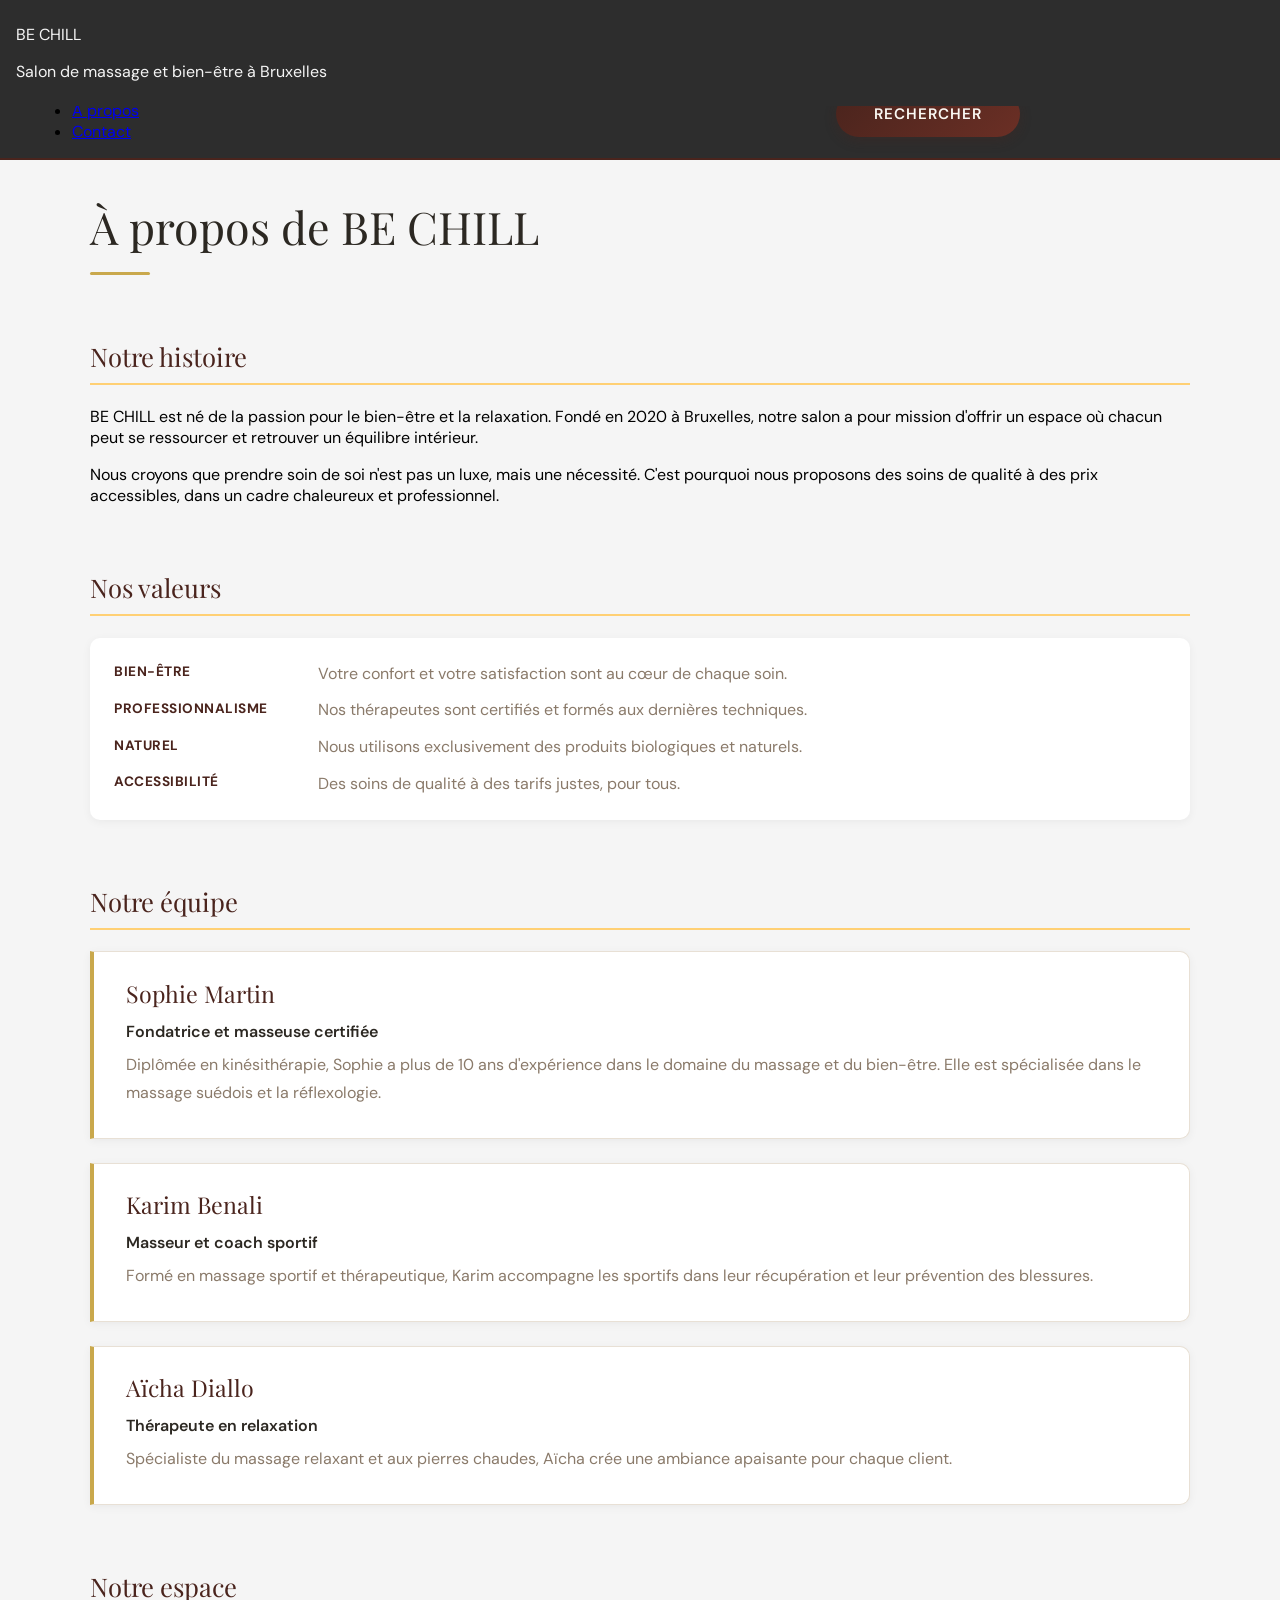
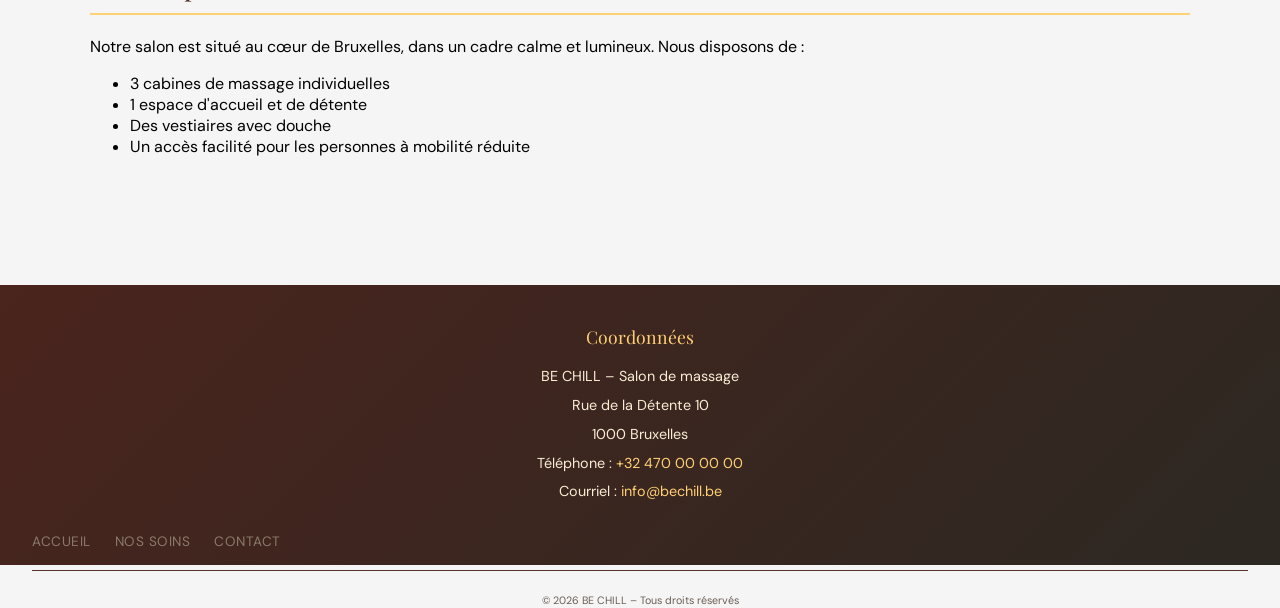
<file: apropos.html>
<!DOCTYPE html>
<html lang="fr">
<head>
    <meta charset="UTF-8">
    <meta name="viewport" content="width=device-width, initial-scale=1.0">
    <title>À propos – BE CHILL</title>
    <link rel="stylesheet" href="style.css">
</head>
<body>

    <header>
        <p>BE CHILL</p>
        <p>Salon de massage et bien-être à Bruxelles</p>
    </header>

    <nav aria-label="Navigation principale">
        <ul>
            <li><a href="index.html">Accueil</a></li>
            <li><a href="soins.html">Nos soins</a></li>
            <li><a href="tarifs.html">Tarifs</a></li>
            <li><a href="reservation.html">Réservation</a></li>
            <li><a href="apropos.html" aria-current="page">À propos</a></li>
            <li><a href="contact.html">Contact</a></li>
        </ul>
        <form action="soins.html" method="get" role="search" aria-label="Recherche de soins">
            <label for="recherche-nav">Rechercher un soin</label>
            <input type="search" id="recherche-nav" name="recherche" placeholder="Ex : relaxant, sportif…">
            <button type="submit">Rechercher</button>
        </form>
    </nav>

    <main>
        <h1>À propos de BE CHILL</h1>

        <section aria-labelledby="notre-histoire">
            <h2 id="notre-histoire">Notre histoire</h2>
            <p>BE CHILL est né de la passion pour le bien-être et la relaxation. Fondé en 2020 à Bruxelles, notre salon a pour mission d'offrir un espace où chacun peut se ressourcer et retrouver un équilibre intérieur.</p>
            <p>Nous croyons que prendre soin de soi n'est pas un luxe, mais une nécessité. C'est pourquoi nous proposons des soins de qualité à des prix accessibles, dans un cadre chaleureux et professionnel.</p>
        </section>

        <section aria-labelledby="nos-valeurs">
            <h2 id="nos-valeurs">Nos valeurs</h2>
            <dl>
                <dt>Bien-être</dt>
                <dd>Votre confort et votre satisfaction sont au cœur de chaque soin.</dd>

                <dt>Professionnalisme</dt>
                <dd>Nos thérapeutes sont certifiés et formés aux dernières techniques.</dd>

                <dt>Naturel</dt>
                <dd>Nous utilisons exclusivement des produits biologiques et naturels.</dd>

                <dt>Accessibilité</dt>
                <dd>Des soins de qualité à des tarifs justes, pour tous.</dd>
            </dl>
        </section>

        <section aria-labelledby="notre-equipe">
            <h2 id="notre-equipe">Notre équipe</h2>

            <article>
                <h3>Sophie Martin</h3>
                <p><strong>Fondatrice et masseuse certifiée</strong></p>
                <p>Diplômée en kinésithérapie, Sophie a plus de 10 ans d'expérience dans le domaine du massage et du bien-être. Elle est spécialisée dans le massage suédois et la réflexologie.</p>
            </article>

            <article>
                <h3>Karim Benali</h3>
                <p><strong>Masseur et coach sportif</strong></p>
                <p>Formé en massage sportif et thérapeutique, Karim accompagne les sportifs dans leur récupération et leur prévention des blessures.</p>
            </article>

            <article>
                <h3>Aïcha Diallo</h3>
                <p><strong>Thérapeute en relaxation</strong></p>
                <p>Spécialiste du massage relaxant et aux pierres chaudes, Aïcha crée une ambiance apaisante pour chaque client.</p>
            </article>
        </section>

        <section aria-labelledby="notre-espace">
            <h2 id="notre-espace">Notre espace</h2>
            <p>Notre salon est situé au cœur de Bruxelles, dans un cadre calme et lumineux. Nous disposons de :</p>
            <ul>
                <li>3 cabines de massage individuelles</li>
                <li>1 espace d'accueil et de détente</li>
                <li>Des vestiaires avec douche</li>
                <li>Un accès facilité pour les personnes à mobilité réduite</li>
            </ul>
        </section>
    </main>

    <footer>
        <section aria-labelledby="coordonnees-apropos">
            <h2 id="coordonnees-apropos">Coordonnées</h2>
            <address>
                BE CHILL – Salon de massage<br>
                Rue de la Détente 10<br>
                1000 Bruxelles<br>
                Téléphone : <a href="tel:+32470000000">+32 470 00 00 00</a><br>
                Courriel : <a href="mailto:info@bechill.be">info@bechill.be</a>
            </address>
        </section>
        <nav aria-label="Navigation secondaire">
            <ul>
                <li><a href="index.html">Accueil</a></li>
                <li><a href="soins.html">Nos soins</a></li>
                <li><a href="contact.html">Contact</a></li>
            </ul>
        </nav>
        <p><small>&copy; 2026 BE CHILL – Tous droits réservés</small></p>
    </footer>

</body>
</html>
</file>
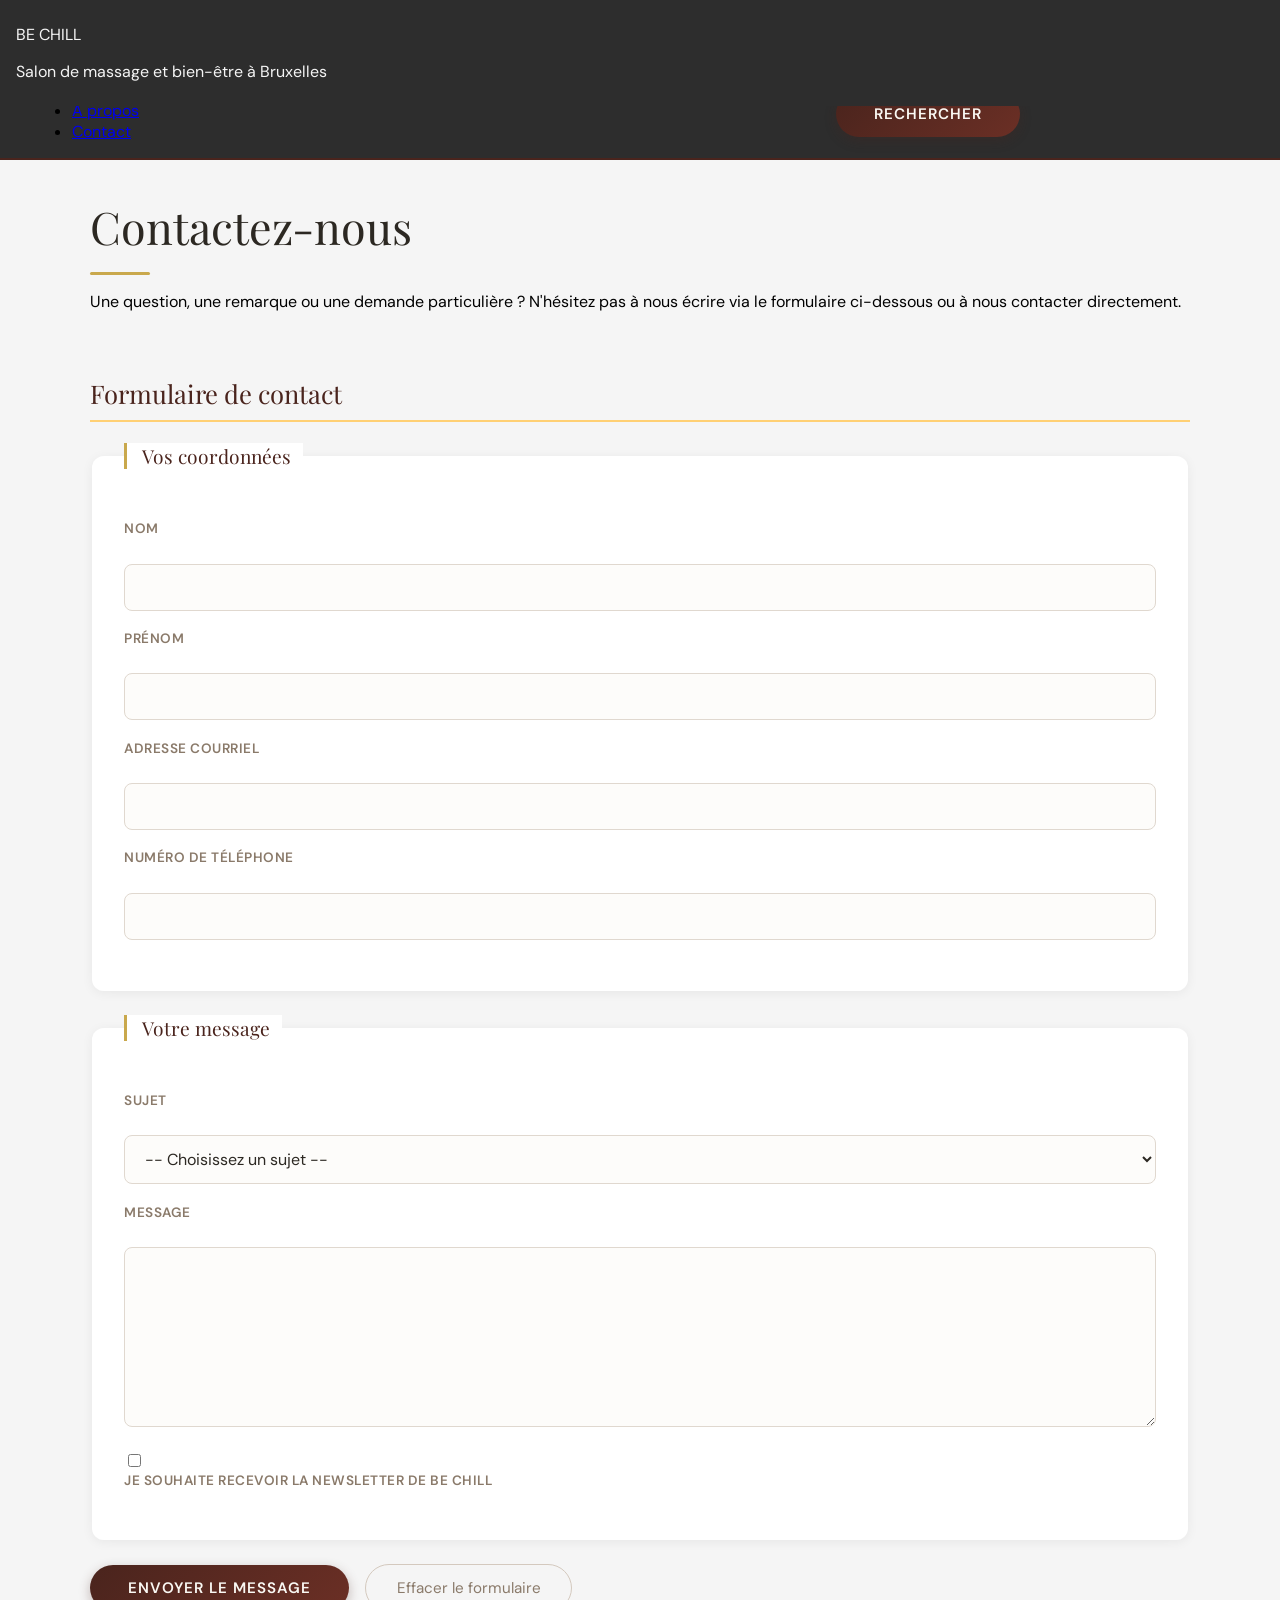
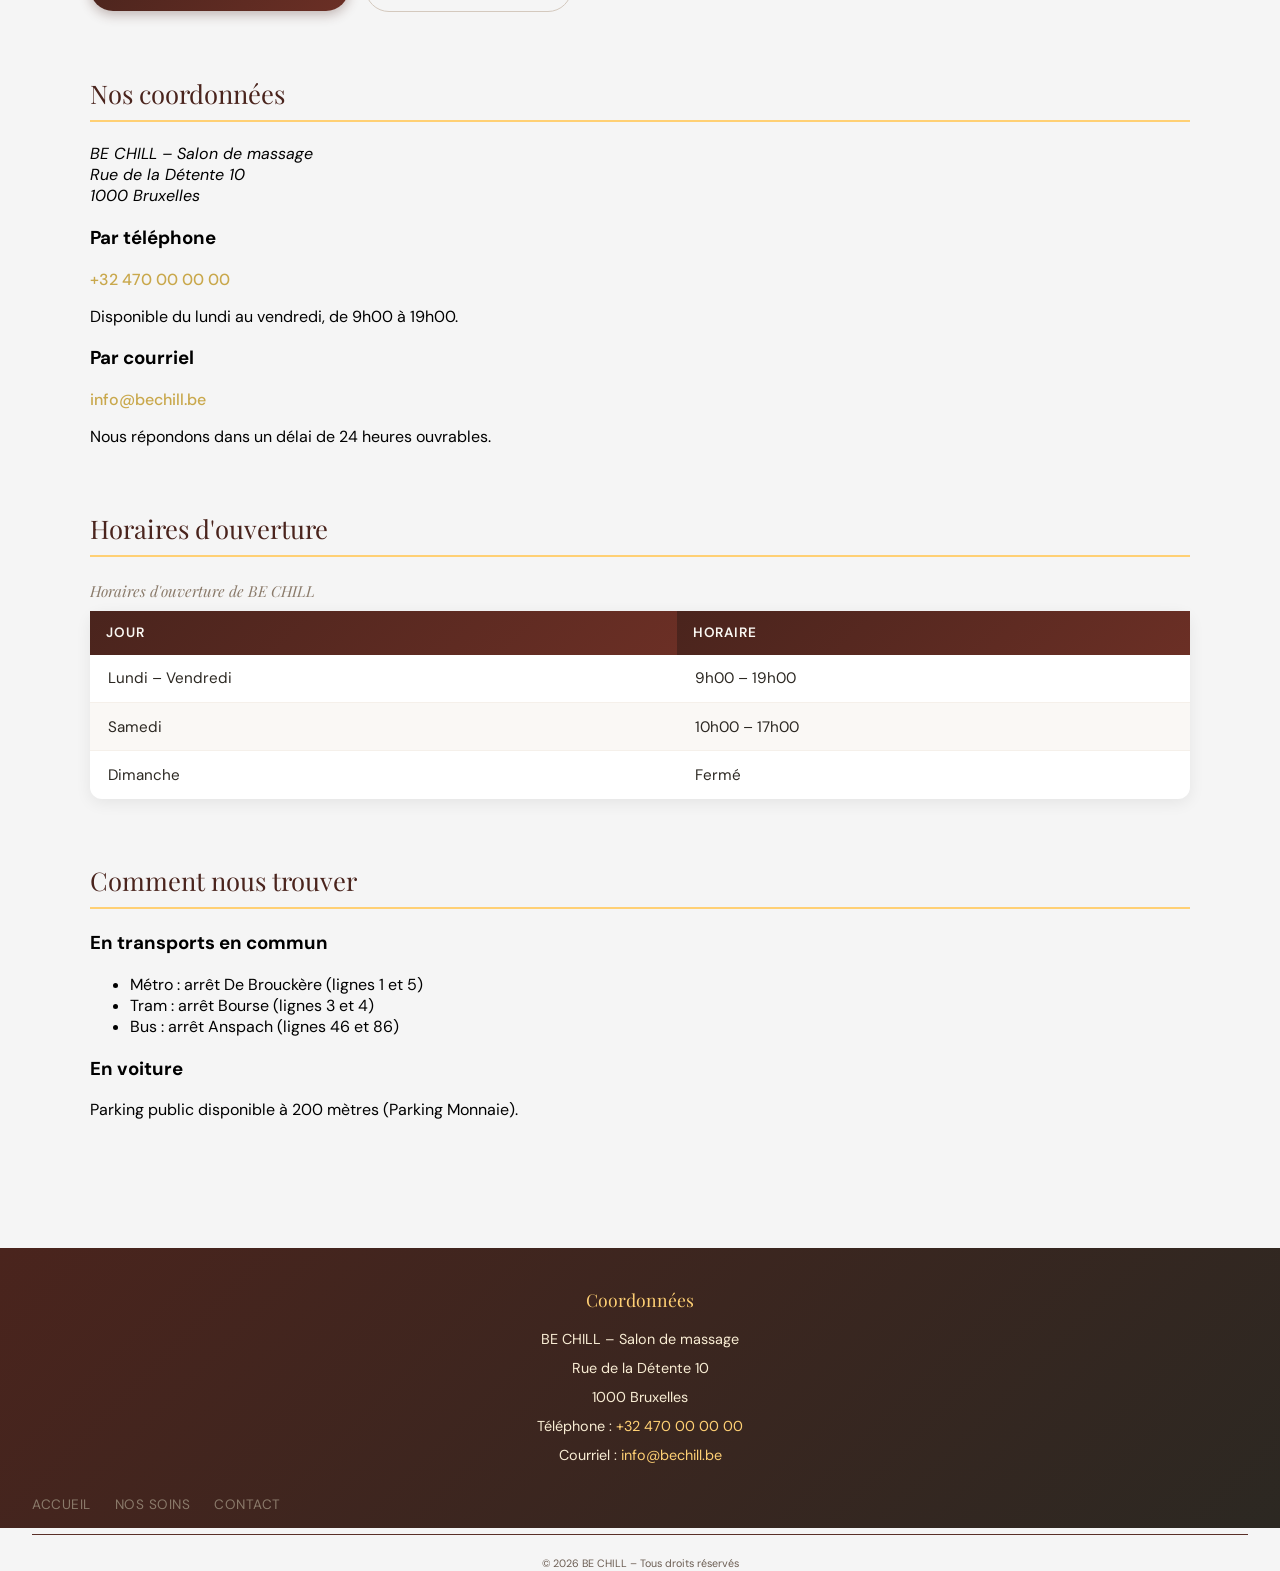
<file: contact.html>
<!DOCTYPE html>
<html lang="fr">
<head>
    <meta charset="UTF-8">
    <meta name="viewport" content="width=device-width, initial-scale=1.0">
    <title>Contact – BE CHILL</title>
    <link rel="stylesheet" href="style.css">
</head>
<body>

    <header>
        <p>BE CHILL</p>
        <p>Salon de massage et bien-être à Bruxelles</p>
    </header>

    <nav aria-label="Navigation principale">
        <ul>
            <li><a href="index.html">Accueil</a></li>
            <li><a href="soins.html">Nos soins</a></li>
            <li><a href="tarifs.html">Tarifs</a></li>
            <li><a href="reservation.html">Réservation</a></li>
            <li><a href="apropos.html">À propos</a></li>
            <li><a href="contact.html" aria-current="page">Contact</a></li>
        </ul>
        <form action="soins.html" method="get" role="search" aria-label="Recherche de soins">
            <label for="recherche-nav">Rechercher un soin</label>
            <input type="search" id="recherche-nav" name="recherche" placeholder="Ex : relaxant, sportif…">
            <button type="submit">Rechercher</button>
        </form>
    </nav>

    <main>
        <h1>Contactez-nous</h1>
        <p>Une question, une remarque ou une demande particulière ? N'hésitez pas à nous écrire via le formulaire ci-dessous ou à nous contacter directement.</p>

        <section aria-labelledby="formulaire-contact">
            <h2 id="formulaire-contact">Formulaire de contact</h2>

            <form action="#" method="post">
                <fieldset>
                    <legend>Vos coordonnées</legend>

                    <p>
                        <label for="nom">Nom</label><br>
                        <input type="text" id="nom" name="nom" autocomplete="family-name" required>
                    </p>

                    <p>
                        <label for="prenom">Prénom</label><br>
                        <input type="text" id="prenom" name="prenom" autocomplete="given-name" required>
                    </p>

                    <p>
                        <label for="email">Adresse courriel</label><br>
                        <input type="email" id="email" name="email" autocomplete="email" required>
                    </p>

                    <p>
                        <label for="telephone">Numéro de téléphone</label><br>
                        <input type="tel" id="telephone" name="telephone" autocomplete="tel">
                    </p>
                </fieldset>

                <fieldset>
                    <legend>Votre message</legend>

                    <p>
                        <label for="sujet">Sujet</label><br>
                        <select id="sujet" name="sujet" required>
                            <option value="">-- Choisissez un sujet --</option>
                            <option value="information">Demande d'information</option>
                            <option value="reservation">Question sur une réservation</option>
                            <option value="reclamation">Réclamation</option>
                            <option value="partenariat">Proposition de partenariat</option>
                            <option value="autre">Autre</option>
                        </select>
                    </p>

                    <p>
                        <label for="message">Message</label><br>
                        <textarea id="message" name="message" rows="6" cols="50" required></textarea>
                    </p>

                    <p>
                        <input type="checkbox" id="newsletter" name="newsletter" value="oui">
                        <label for="newsletter">Je souhaite recevoir la newsletter de BE CHILL</label>
                    </p>
                </fieldset>

                <p>
                    <button type="submit">Envoyer le message</button>
                    <button type="reset">Effacer le formulaire</button>
                </p>
            </form>
        </section>

        <section aria-labelledby="nos-coordonnees">
            <h2 id="nos-coordonnees">Nos coordonnées</h2>
            <address>
                BE CHILL – Salon de massage<br>
                Rue de la Détente 10<br>
                1000 Bruxelles
            </address>

            <h3>Par téléphone</h3>
            <p><a href="tel:+32470000000">+32 470 00 00 00</a></p>
            <p>Disponible du lundi au vendredi, de 9h00 à 19h00.</p>

            <h3>Par courriel</h3>
            <p><a href="mailto:info@bechill.be">info@bechill.be</a></p>
            <p>Nous répondons dans un délai de 24 heures ouvrables.</p>
        </section>

        <section aria-labelledby="horaires-contact">
            <h2 id="horaires-contact">Horaires d'ouverture</h2>
            <table>
                <caption>Horaires d'ouverture de BE CHILL</caption>
                <thead>
                    <tr>
                        <th scope="col">Jour</th>
                        <th scope="col">Horaire</th>
                    </tr>
                </thead>
                <tbody>
                    <tr>
                        <td>Lundi – Vendredi</td>
                        <td>9h00 – 19h00</td>
                    </tr>
                    <tr>
                        <td>Samedi</td>
                        <td>10h00 – 17h00</td>
                    </tr>
                    <tr>
                        <td>Dimanche</td>
                        <td>Fermé</td>
                    </tr>
                </tbody>
            </table>
        </section>

        <section aria-labelledby="acces">
            <h2 id="acces">Comment nous trouver</h2>
            <h3>En transports en commun</h3>
            <ul>
                <li>Métro : arrêt De Brouckère (lignes 1 et 5)</li>
                <li>Tram : arrêt Bourse (lignes 3 et 4)</li>
                <li>Bus : arrêt Anspach (lignes 46 et 86)</li>
            </ul>

            <h3>En voiture</h3>
            <p>Parking public disponible à 200 mètres (Parking Monnaie).</p>
        </section>
    </main>

    <footer>
        <section aria-labelledby="coordonnees-footer-contact">
            <h2 id="coordonnees-footer-contact">Coordonnées</h2>
            <address>
                BE CHILL – Salon de massage<br>
                Rue de la Détente 10<br>
                1000 Bruxelles<br>
                Téléphone : <a href="tel:+32470000000">+32 470 00 00 00</a><br>
                Courriel : <a href="mailto:info@bechill.be">info@bechill.be</a>
            </address>
        </section>
        <nav aria-label="Navigation secondaire">
            <ul>
                <li><a href="index.html">Accueil</a></li>
                <li><a href="soins.html">Nos soins</a></li>
                <li><a href="contact.html">Contact</a></li>
            </ul>
        </nav>
        <p><small>&copy; 2026 BE CHILL – Tous droits réservés</small></p>
    </footer>

</body>
</html>
</file>
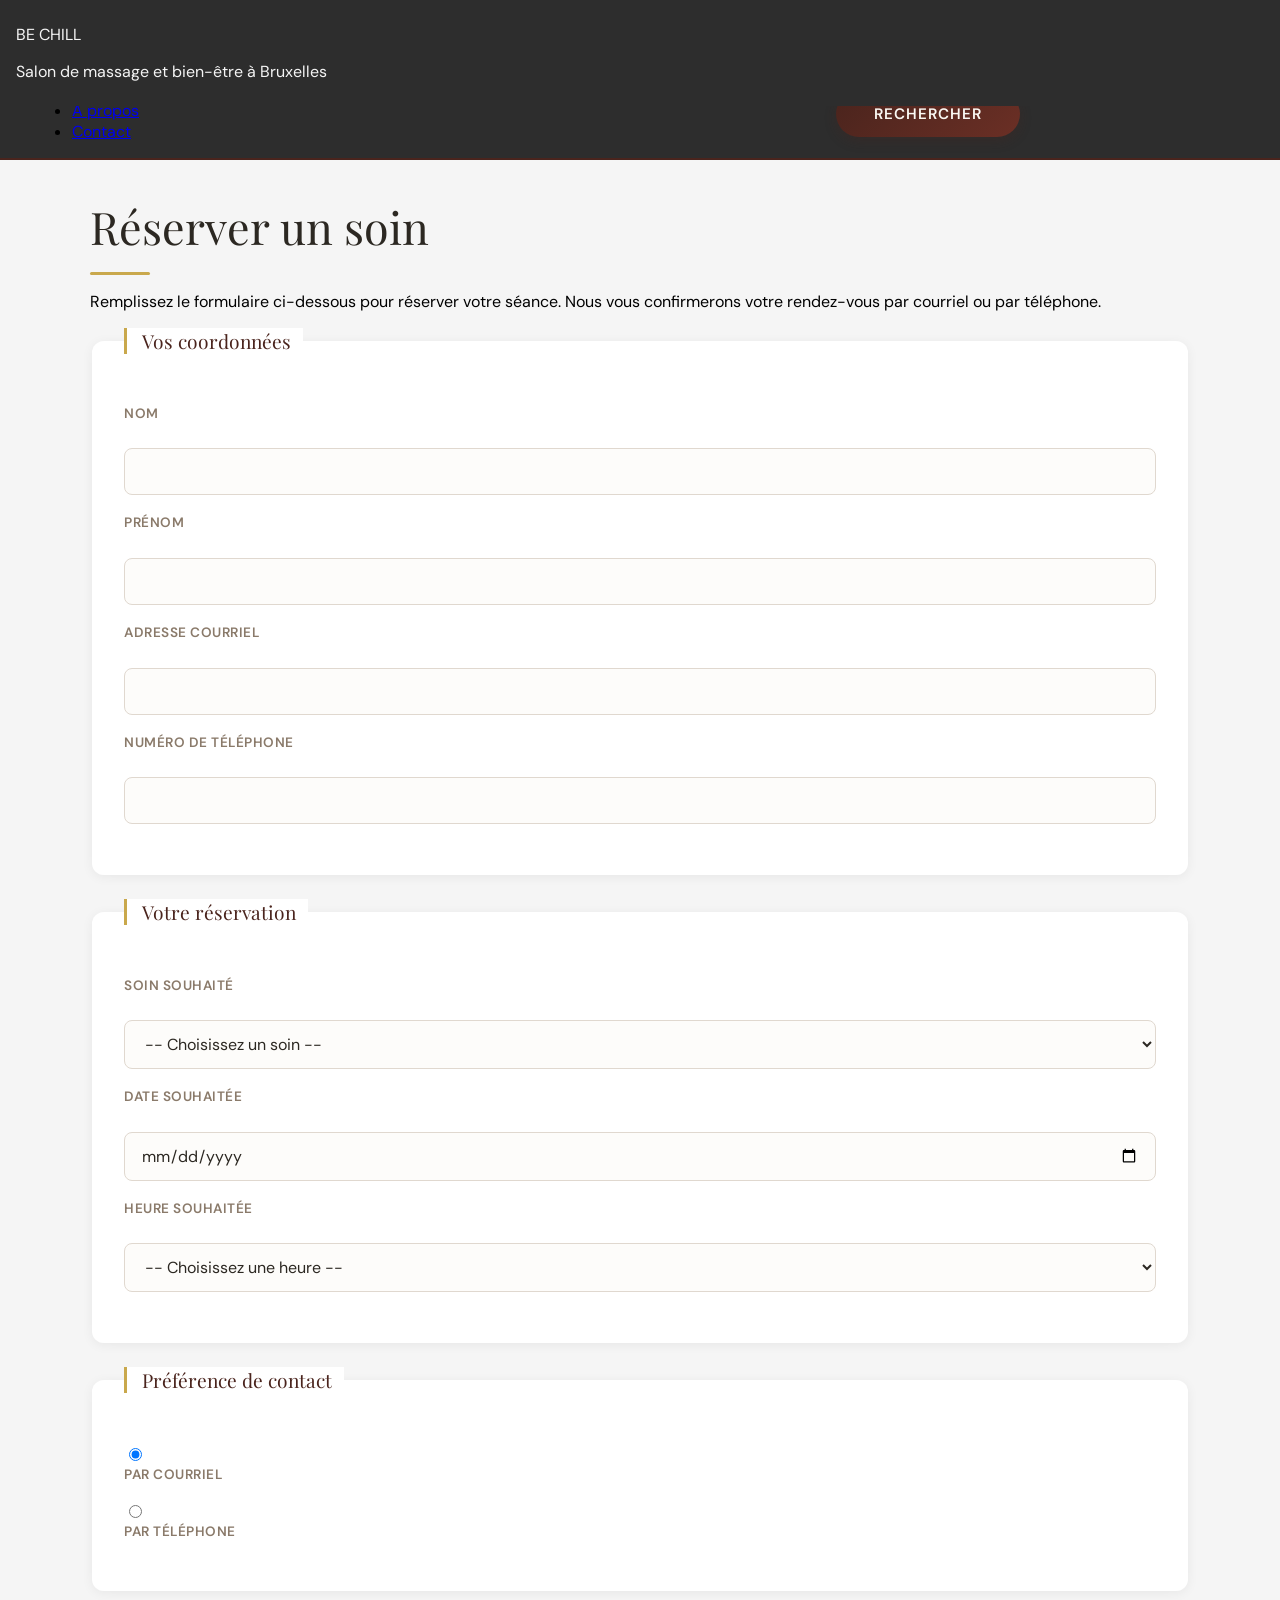
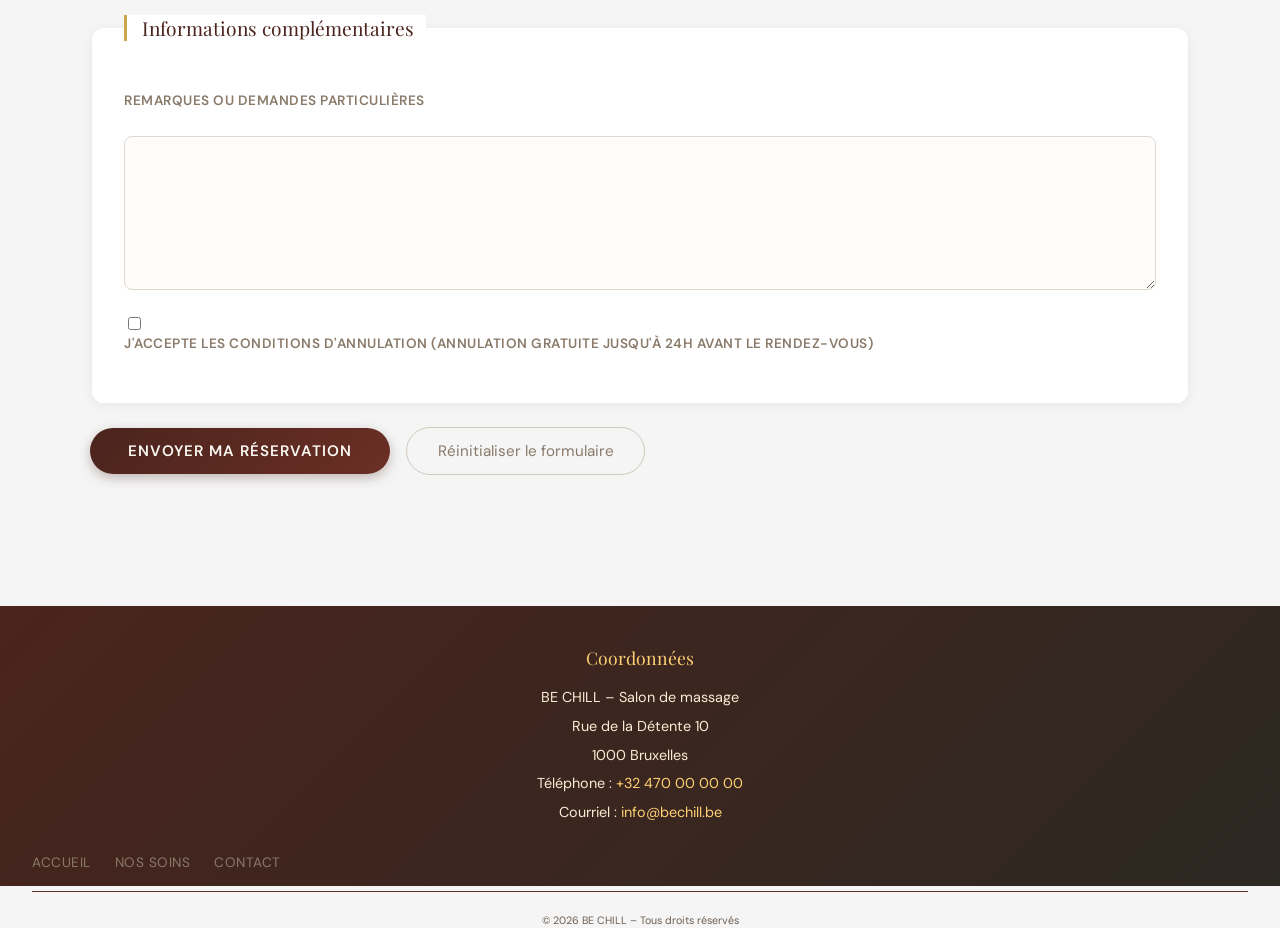
<file: reservation.html>
<!DOCTYPE html>
<html lang="fr">
<head>
    <meta charset="UTF-8">
    <meta name="viewport" content="width=device-width, initial-scale=1.0">
    <title>Réservation – BE CHILL</title>
    <link rel="stylesheet" href="style.css">
</head>
<body>

    <header>
        <p>BE CHILL</p>
        <p>Salon de massage et bien-être à Bruxelles</p>
    </header>

    <nav aria-label="Navigation principale">
        <ul>
            <li><a href="index.html">Accueil</a></li>
            <li><a href="soins.html">Nos soins</a></li>
            <li><a href="tarifs.html">Tarifs</a></li>
            <li><a href="reservation.html" aria-current="page">Réservation</a></li>
            <li><a href="apropos.html">À propos</a></li>
            <li><a href="contact.html">Contact</a></li>
        </ul>
        <form action="soins.html" method="get" role="search" aria-label="Recherche de soins">
            <label for="recherche-nav">Rechercher un soin</label>
            <input type="search" id="recherche-nav" name="recherche" placeholder="Ex : relaxant, sportif…">
            <button type="submit">Rechercher</button>
        </form>
    </nav>

    <main>
        <h1>Réserver un soin</h1>
        <p>Remplissez le formulaire ci-dessous pour réserver votre séance. Nous vous confirmerons votre rendez-vous par courriel ou par téléphone.</p>

        <form action="#" method="post">
            <fieldset>
                <legend>Vos coordonnées</legend>

                <p>
                    <label for="nom">Nom</label><br>
                    <input type="text" id="nom" name="nom" autocomplete="family-name" required>
                </p>

                <p>
                    <label for="prenom">Prénom</label><br>
                    <input type="text" id="prenom" name="prenom" autocomplete="given-name" required>
                </p>

                <p>
                    <label for="email">Adresse courriel</label><br>
                    <input type="email" id="email" name="email" autocomplete="email" required>
                </p>

                <p>
                    <label for="telephone">Numéro de téléphone</label><br>
                    <input type="tel" id="telephone" name="telephone" autocomplete="tel">
                </p>
            </fieldset>

            <fieldset>
                <legend>Votre réservation</legend>

                <p>
                    <label for="soin">Soin souhaité</label><br>
                    <select id="soin" name="soin" required>
                        <option value="">-- Choisissez un soin --</option>
                        <optgroup label="Massages classiques">
                            <option value="relaxant-60">Massage relaxant – 60 min</option>
                            <option value="suedois-60">Massage suédois – 60 min</option>
                            <option value="suedois-90">Massage suédois – 90 min</option>
                            <option value="pierres-75">Massage aux pierres chaudes – 75 min</option>
                        </optgroup>
                        <optgroup label="Massages spécifiques">
                            <option value="sportif-60">Massage sportif – 60 min</option>
                            <option value="sportif-90">Massage sportif – 90 min</option>
                            <option value="dos-nuque-30">Massage dos et nuque – 30 min</option>
                            <option value="reflexologie-45">Réflexologie plantaire – 45 min</option>
                        </optgroup>
                    </select>
                </p>

                <p>
                    <label for="date">Date souhaitée</label><br>
                    <input type="date" id="date" name="date" required>
                </p>

                <p>
                    <label for="heure">Heure souhaitée</label><br>
                    <select id="heure" name="heure" required>
                        <option value="">-- Choisissez une heure --</option>
                        <option value="09:00">09h00</option>
                        <option value="10:00">10h00</option>
                        <option value="11:00">11h00</option>
                        <option value="13:00">13h00</option>
                        <option value="14:00">14h00</option>
                        <option value="15:00">15h00</option>
                        <option value="16:00">16h00</option>
                        <option value="17:00">17h00</option>
                        <option value="18:00">18h00</option>
                    </select>
                </p>
            </fieldset>

            <fieldset>
                <legend>Préférence de contact</legend>

                <p>
                    <input type="radio" id="contact-email" name="preference-contact" value="email" checked>
                    <label for="contact-email">Par courriel</label>
                </p>

                <p>
                    <input type="radio" id="contact-telephone" name="preference-contact" value="telephone">
                    <label for="contact-telephone">Par téléphone</label>
                </p>
            </fieldset>

            <fieldset>
                <legend>Informations complémentaires</legend>

                <p>
                    <label for="remarques">Remarques ou demandes particulières</label><br>
                    <textarea id="remarques" name="remarques" rows="5" cols="50"></textarea>
                </p>

                <p>
                    <input type="checkbox" id="conditions" name="conditions" required>
                    <label for="conditions">J'accepte les conditions d'annulation (annulation gratuite jusqu'à 24h avant le rendez-vous)</label>
                </p>
            </fieldset>

            <p>
                <button type="submit">Envoyer ma réservation</button>
                <button type="reset">Réinitialiser le formulaire</button>
            </p>
        </form>
    </main>

    <footer>
        <section aria-labelledby="coordonnees-reservation">
            <h2 id="coordonnees-reservation">Coordonnées</h2>
            <address>
                BE CHILL – Salon de massage<br>
                Rue de la Détente 10<br>
                1000 Bruxelles<br>
                Téléphone : <a href="tel:+32470000000">+32 470 00 00 00</a><br>
                Courriel : <a href="mailto:info@bechill.be">info@bechill.be</a>
            </address>
        </section>
        <nav aria-label="Navigation secondaire">
            <ul>
                <li><a href="index.html">Accueil</a></li>
                <li><a href="soins.html">Nos soins</a></li>
                <li><a href="contact.html">Contact</a></li>
            </ul>
        </nav>
        <p><small>&copy; 2026 BE CHILL – Tous droits réservés</small></p>
    </footer>

</body>
</html>
</file>
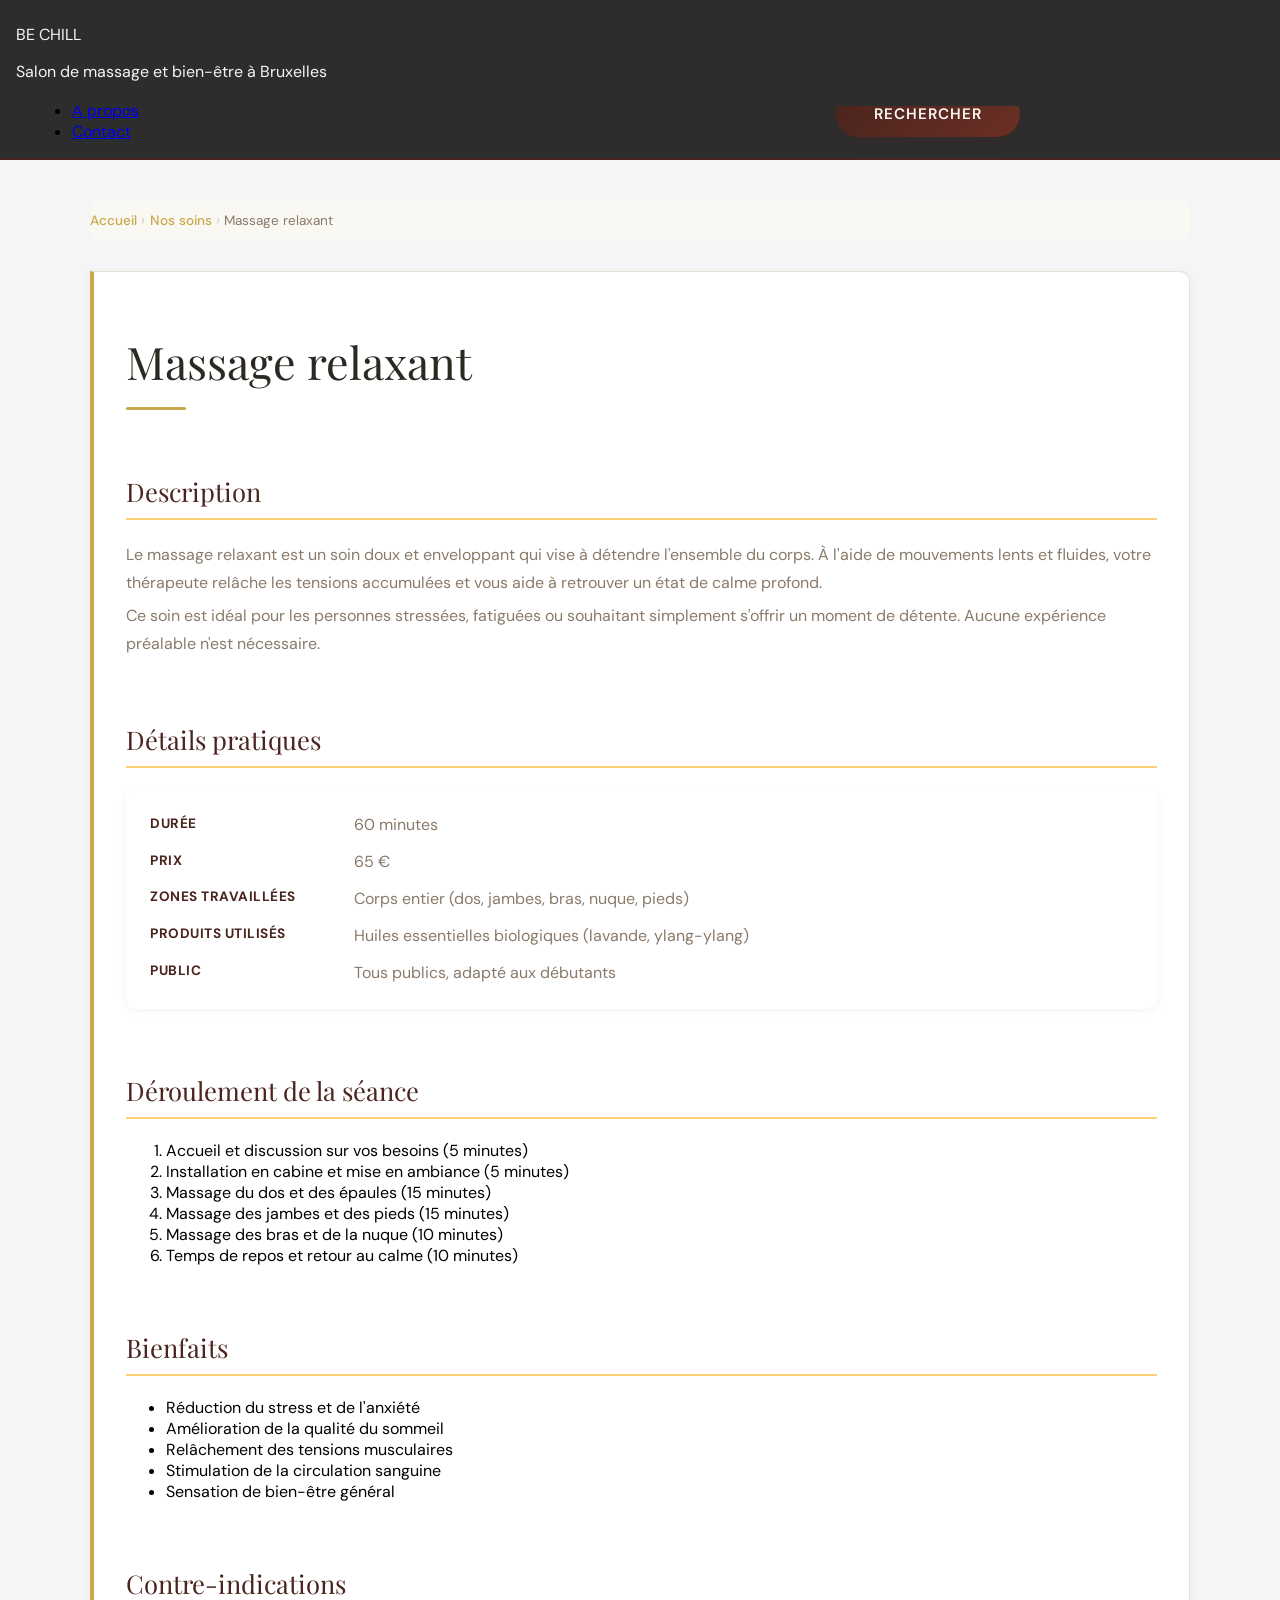
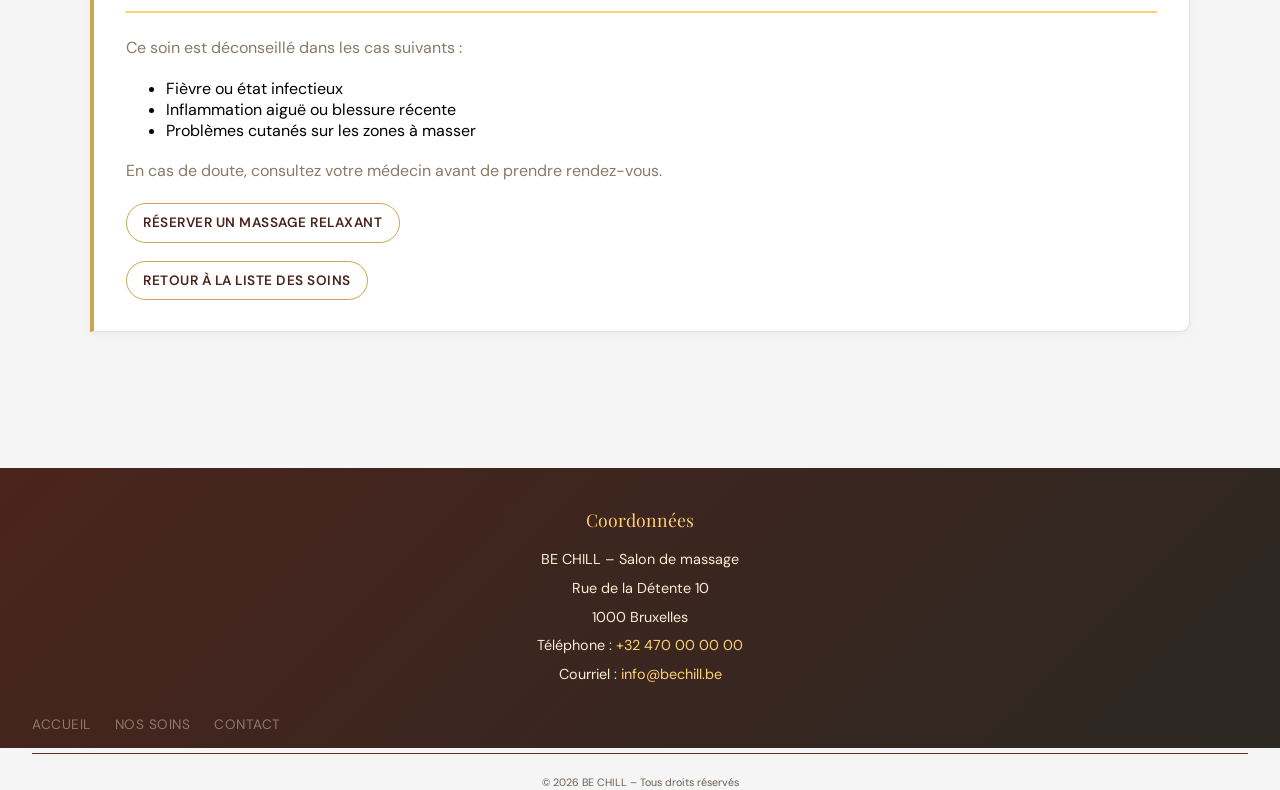
<file: soin-detail.html>
<!DOCTYPE html>
<html lang="fr">
<head>
    <meta charset="UTF-8">
    <meta name="viewport" content="width=device-width, initial-scale=1.0">
    <title>Massage relaxant – BE CHILL</title>
    <link rel="stylesheet" href="style.css">
</head>
<body>

    <header>
        <p>BE CHILL</p>
        <p>Salon de massage et bien-être à Bruxelles</p>
    </header>

    <nav aria-label="Navigation principale">
        <ul>
            <li><a href="index.html">Accueil</a></li>
            <li><a href="soins.html" aria-current="page">Nos soins</a></li>
            <li><a href="tarifs.html">Tarifs</a></li>
            <li><a href="reservation.html">Réservation</a></li>
            <li><a href="apropos.html">À propos</a></li>
            <li><a href="contact.html">Contact</a></li>
        </ul>
        <form action="soins.html" method="get" role="search" aria-label="Recherche de soins">
            <label for="recherche-nav">Rechercher un soin</label>
            <input type="search" id="recherche-nav" name="recherche" placeholder="Ex : relaxant, sportif…">
            <button type="submit">Rechercher</button>
        </form>
    </nav>

    <main>
        <nav aria-label="Fil d'Ariane">
            <ol>
                <li><a href="index.html">Accueil</a></li>
                <li><a href="soins.html">Nos soins</a></li>
                <li aria-current="page">Massage relaxant</li>
            </ol>
        </nav>

        <article>
            <h1>Massage relaxant</h1>

            <section aria-labelledby="description-soin">
                <h2 id="description-soin">Description</h2>
                <p>Le massage relaxant est un soin doux et enveloppant qui vise à détendre l'ensemble du corps. À l'aide de mouvements lents et fluides, votre thérapeute relâche les tensions accumulées et vous aide à retrouver un état de calme profond.</p>
                <p>Ce soin est idéal pour les personnes stressées, fatiguées ou souhaitant simplement s'offrir un moment de détente. Aucune expérience préalable n'est nécessaire.</p>
            </section>

            <section aria-labelledby="details-pratiques">
                <h2 id="details-pratiques">Détails pratiques</h2>
                <dl>
                    <dt>Durée</dt>
                    <dd>60 minutes</dd>

                    <dt>Prix</dt>
                    <dd>65 €</dd>

                    <dt>Zones travaillées</dt>
                    <dd>Corps entier (dos, jambes, bras, nuque, pieds)</dd>

                    <dt>Produits utilisés</dt>
                    <dd>Huiles essentielles biologiques (lavande, ylang-ylang)</dd>

                    <dt>Public</dt>
                    <dd>Tous publics, adapté aux débutants</dd>
                </dl>
            </section>

            <section aria-labelledby="deroulement">
                <h2 id="deroulement">Déroulement de la séance</h2>
                <ol>
                    <li>Accueil et discussion sur vos besoins (5 minutes)</li>
                    <li>Installation en cabine et mise en ambiance (5 minutes)</li>
                    <li>Massage du dos et des épaules (15 minutes)</li>
                    <li>Massage des jambes et des pieds (15 minutes)</li>
                    <li>Massage des bras et de la nuque (10 minutes)</li>
                    <li>Temps de repos et retour au calme (10 minutes)</li>
                </ol>
            </section>

            <section aria-labelledby="bienfaits">
                <h2 id="bienfaits">Bienfaits</h2>
                <ul>
                    <li>Réduction du stress et de l'anxiété</li>
                    <li>Amélioration de la qualité du sommeil</li>
                    <li>Relâchement des tensions musculaires</li>
                    <li>Stimulation de la circulation sanguine</li>
                    <li>Sensation de bien-être général</li>
                </ul>
            </section>

            <section aria-labelledby="contre-indications">
                <h2 id="contre-indications">Contre-indications</h2>
                <p>Ce soin est déconseillé dans les cas suivants :</p>
                <ul>
                    <li>Fièvre ou état infectieux</li>
                    <li>Inflammation aiguë ou blessure récente</li>
                    <li>Problèmes cutanés sur les zones à masser</li>
                </ul>
                <p>En cas de doute, consultez votre médecin avant de prendre rendez-vous.</p>
            </section>

            <p><a href="reservation.html">Réserver un massage relaxant</a></p>
            <p><a href="soins.html">Retour à la liste des soins</a></p>
        </article>
    </main>

    <footer>
        <section aria-labelledby="coordonnees-soin">
            <h2 id="coordonnees-soin">Coordonnées</h2>
            <address>
                BE CHILL – Salon de massage<br>
                Rue de la Détente 10<br>
                1000 Bruxelles<br>
                Téléphone : <a href="tel:+32470000000">+32 470 00 00 00</a><br>
                Courriel : <a href="mailto:info@bechill.be">info@bechill.be</a>
            </address>
        </section>
        <nav aria-label="Navigation secondaire">
            <ul>
                <li><a href="index.html">Accueil</a></li>
                <li><a href="soins.html">Nos soins</a></li>
                <li><a href="contact.html">Contact</a></li>
            </ul>
        </nav>
        <p><small>&copy; 2026 BE CHILL – Tous droits réservés</small></p>
    </footer>

</body>
</html>
</file>
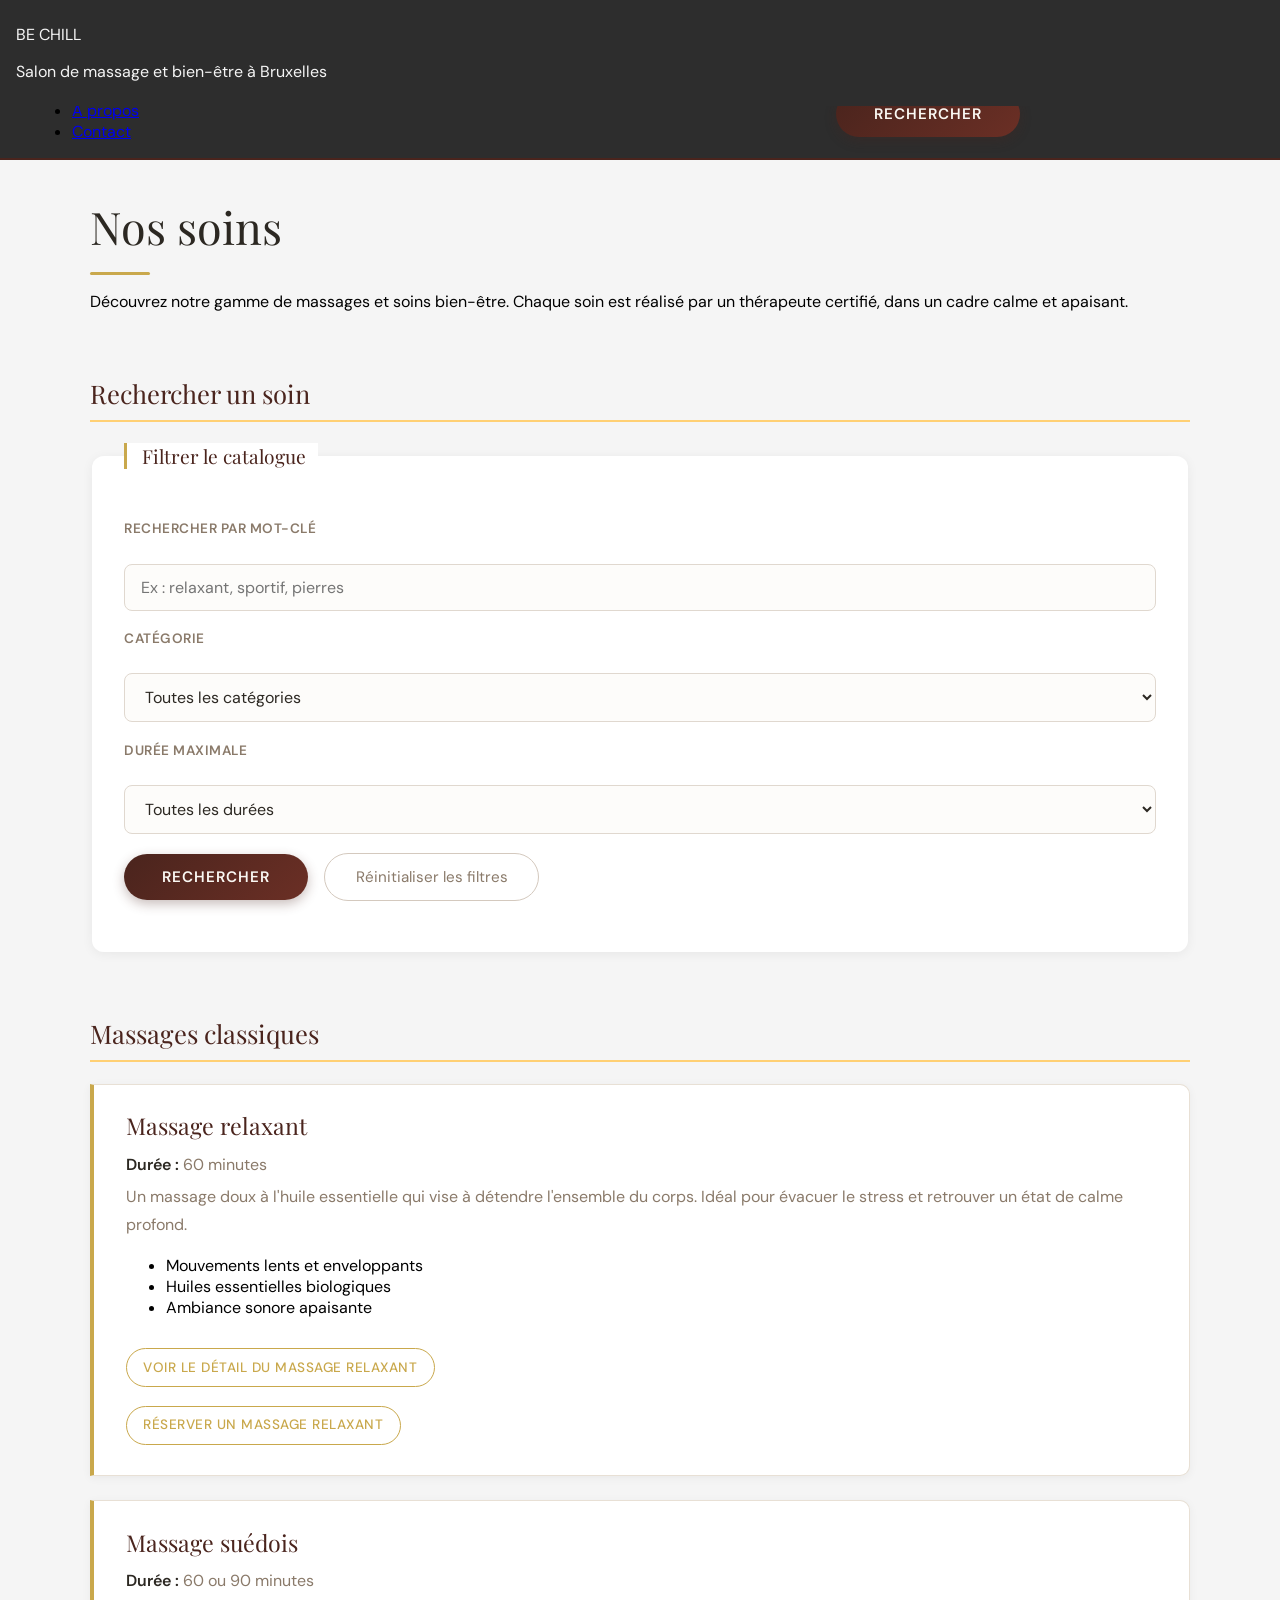
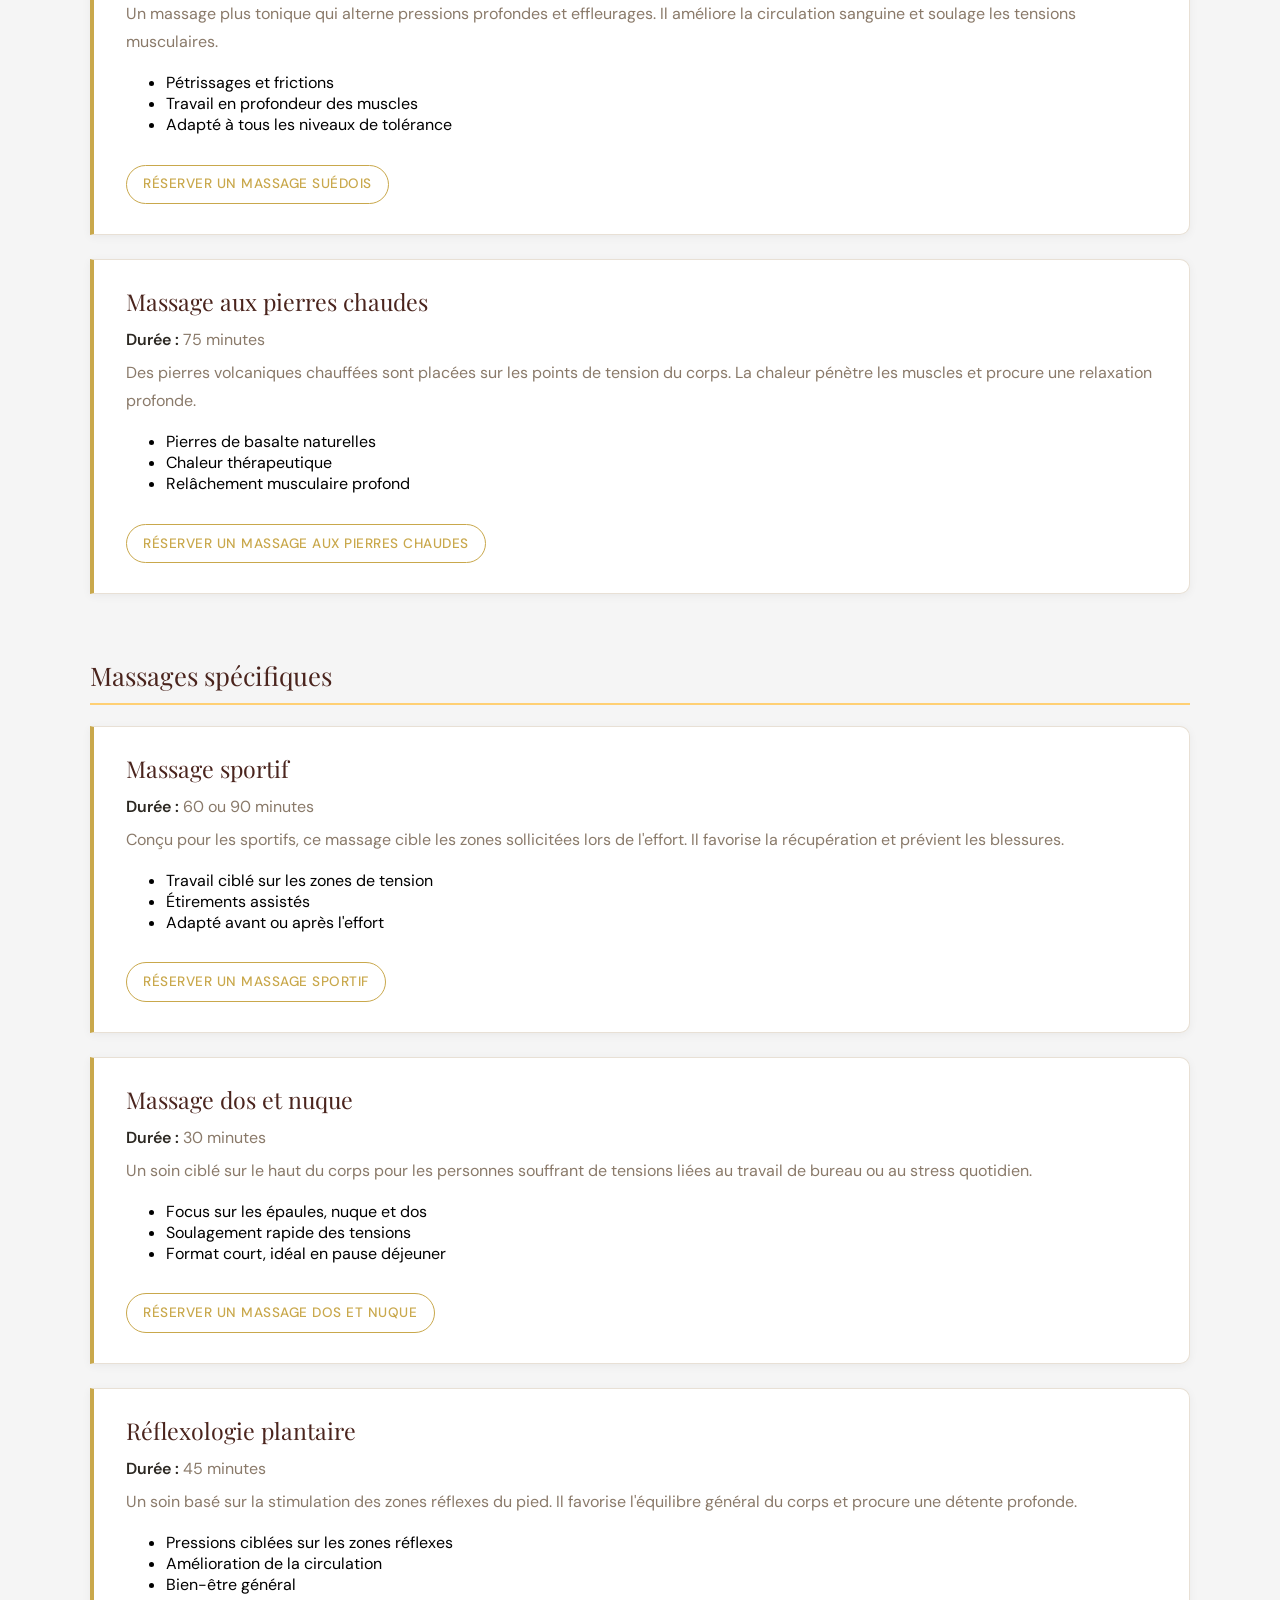
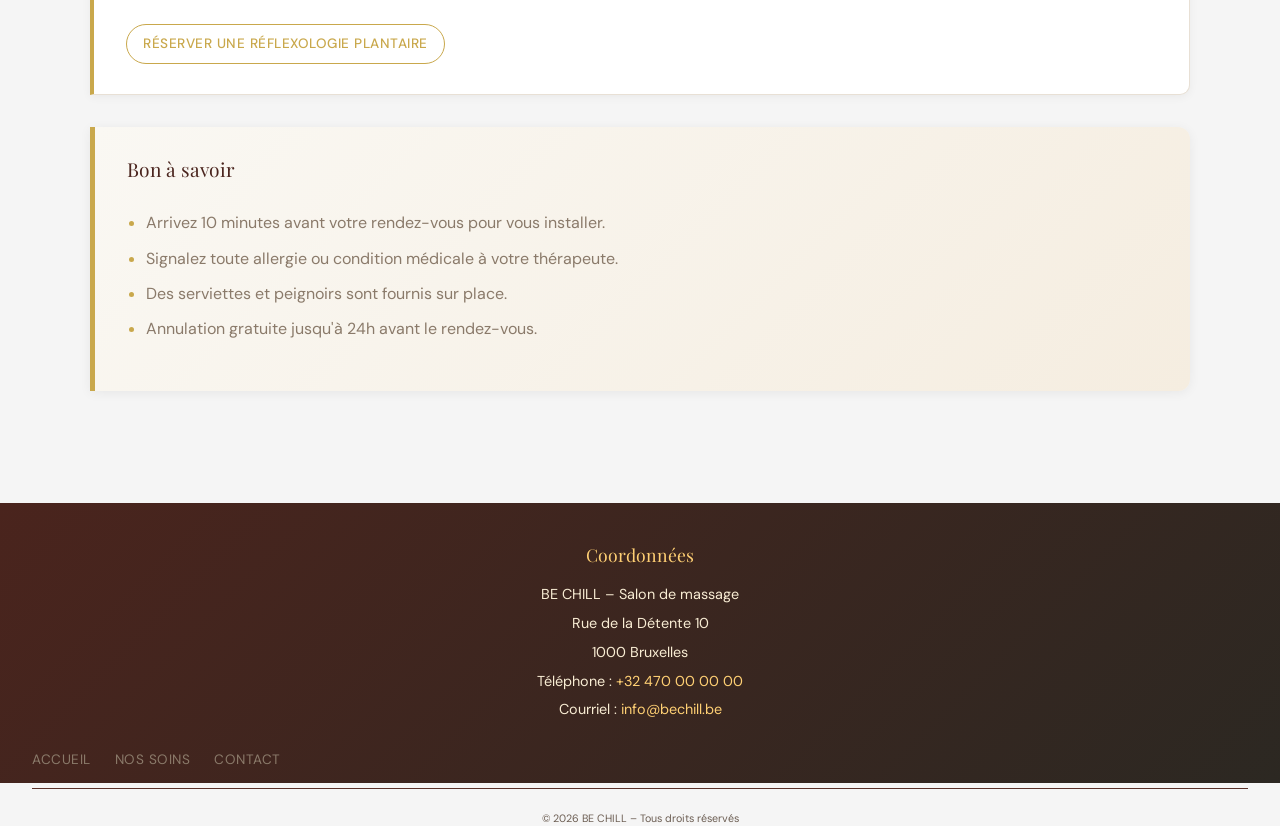
<file: soins.html>
<!DOCTYPE html>
<html lang="fr">
<head>
    <meta charset="UTF-8">
    <meta name="viewport" content="width=device-width, initial-scale=1.0">
    <title>Nos soins – BE CHILL</title>
    <link rel="stylesheet" href="style.css">
</head>
<body>

    <header>
        <p>BE CHILL</p>
        <p>Salon de massage et bien-être à Bruxelles</p>
    </header>

    <nav aria-label="Navigation principale">
        <ul>
            <li><a href="index.html">Accueil</a></li>
            <li><a href="soins.html" aria-current="page">Nos soins</a></li>
            <li><a href="tarifs.html">Tarifs</a></li>
            <li><a href="reservation.html">Réservation</a></li>
            <li><a href="apropos.html">À propos</a></li>
            <li><a href="contact.html">Contact</a></li>
        </ul>
        <form action="soins.html" method="get" role="search" aria-label="Recherche de soins">
            <label for="recherche-nav">Rechercher un soin</label>
            <input type="search" id="recherche-nav" name="recherche" placeholder="Ex : relaxant, sportif…">
            <button type="submit">Rechercher</button>
        </form>
    </nav>

    <main>
        <h1>Nos soins</h1>
        <p>Découvrez notre gamme de massages et soins bien-être. Chaque soin est réalisé par un thérapeute certifié, dans un cadre calme et apaisant.</p>

        <section aria-labelledby="filtres-catalogue">
            <h2 id="filtres-catalogue">Rechercher un soin</h2>
            <form action="#" method="get">
                <fieldset>
                    <legend>Filtrer le catalogue</legend>

                    <p>
                        <label for="recherche-soin">Rechercher par mot-clé</label><br>
                        <input type="search" id="recherche-soin" name="recherche" placeholder="Ex : relaxant, sportif, pierres">
                    </p>

                    <p>
                        <label for="filtre-categorie">Catégorie</label><br>
                        <select id="filtre-categorie" name="categorie">
                            <option value="">Toutes les catégories</option>
                            <option value="classique">Massages classiques</option>
                            <option value="specifique">Massages spécifiques</option>
                        </select>
                    </p>

                    <p>
                        <label for="filtre-duree">Durée maximale</label><br>
                        <select id="filtre-duree" name="duree">
                            <option value="">Toutes les durées</option>
                            <option value="30">30 minutes</option>
                            <option value="45">45 minutes</option>
                            <option value="60">60 minutes</option>
                            <option value="90">90 minutes</option>
                        </select>
                    </p>

                    <p>
                        <button type="submit">Rechercher</button>
                        <button type="reset">Réinitialiser les filtres</button>
                    </p>
                </fieldset>
            </form>
        </section>

        <section aria-labelledby="massages-classiques">
            <h2 id="massages-classiques">Massages classiques</h2>

            <article>
                <h3>Massage relaxant</h3>
                <p><strong>Durée :</strong> 60 minutes</p>
                <p>Un massage doux à l'huile essentielle qui vise à détendre l'ensemble du corps. Idéal pour évacuer le stress et retrouver un état de calme profond.</p>
                <ul>
                    <li>Mouvements lents et enveloppants</li>
                    <li>Huiles essentielles biologiques</li>
                    <li>Ambiance sonore apaisante</li>
                </ul>
                <p><a href="soin-detail.html">Voir le détail du massage relaxant</a></p>
                <p><a href="reservation.html">Réserver un massage relaxant</a></p>
            </article>

            <article>
                <h3>Massage suédois</h3>
                <p><strong>Durée :</strong> 60 ou 90 minutes</p>
                <p>Un massage plus tonique qui alterne pressions profondes et effleurages. Il améliore la circulation sanguine et soulage les tensions musculaires.</p>
                <ul>
                    <li>Pétrissages et frictions</li>
                    <li>Travail en profondeur des muscles</li>
                    <li>Adapté à tous les niveaux de tolérance</li>
                </ul>
                <p><a href="reservation.html">Réserver un massage suédois</a></p>
            </article>

            <article>
                <h3>Massage aux pierres chaudes</h3>
                <p><strong>Durée :</strong> 75 minutes</p>
                <p>Des pierres volcaniques chauffées sont placées sur les points de tension du corps. La chaleur pénètre les muscles et procure une relaxation profonde.</p>
                <ul>
                    <li>Pierres de basalte naturelles</li>
                    <li>Chaleur thérapeutique</li>
                    <li>Relâchement musculaire profond</li>
                </ul>
                <p><a href="reservation.html">Réserver un massage aux pierres chaudes</a></p>
            </article>
        </section>

        <section aria-labelledby="massages-specifiques">
            <h2 id="massages-specifiques">Massages spécifiques</h2>

            <article>
                <h3>Massage sportif</h3>
                <p><strong>Durée :</strong> 60 ou 90 minutes</p>
                <p>Conçu pour les sportifs, ce massage cible les zones sollicitées lors de l'effort. Il favorise la récupération et prévient les blessures.</p>
                <ul>
                    <li>Travail ciblé sur les zones de tension</li>
                    <li>Étirements assistés</li>
                    <li>Adapté avant ou après l'effort</li>
                </ul>
                <p><a href="reservation.html">Réserver un massage sportif</a></p>
            </article>

            <article>
                <h3>Massage dos et nuque</h3>
                <p><strong>Durée :</strong> 30 minutes</p>
                <p>Un soin ciblé sur le haut du corps pour les personnes souffrant de tensions liées au travail de bureau ou au stress quotidien.</p>
                <ul>
                    <li>Focus sur les épaules, nuque et dos</li>
                    <li>Soulagement rapide des tensions</li>
                    <li>Format court, idéal en pause déjeuner</li>
                </ul>
                <p><a href="reservation.html">Réserver un massage dos et nuque</a></p>
            </article>

            <article>
                <h3>Réflexologie plantaire</h3>
                <p><strong>Durée :</strong> 45 minutes</p>
                <p>Un soin basé sur la stimulation des zones réflexes du pied. Il favorise l'équilibre général du corps et procure une détente profonde.</p>
                <ul>
                    <li>Pressions ciblées sur les zones réflexes</li>
                    <li>Amélioration de la circulation</li>
                    <li>Bien-être général</li>
                </ul>
                <p><a href="reservation.html">Réserver une réflexologie plantaire</a></p>
            </article>
        </section>

        <aside aria-labelledby="bon-a-savoir">
            <h2 id="bon-a-savoir">Bon à savoir</h2>
            <ul>
                <li>Arrivez 10 minutes avant votre rendez-vous pour vous installer.</li>
                <li>Signalez toute allergie ou condition médicale à votre thérapeute.</li>
                <li>Des serviettes et peignoirs sont fournis sur place.</li>
                <li>Annulation gratuite jusqu'à 24h avant le rendez-vous.</li>
            </ul>
        </aside>
    </main>

    <footer>
        <section aria-labelledby="coordonnees-soins">
            <h2 id="coordonnees-soins">Coordonnées</h2>
            <address>
                BE CHILL – Salon de massage<br>
                Rue de la Détente 10<br>
                1000 Bruxelles<br>
                Téléphone : <a href="tel:+32470000000">+32 470 00 00 00</a><br>
                Courriel : <a href="mailto:info@bechill.be">info@bechill.be</a>
            </address>
        </section>
        <nav aria-label="Navigation secondaire">
            <ul>
                <li><a href="index.html">Accueil</a></li>
                <li><a href="soins.html">Nos soins</a></li>
                <li><a href="contact.html">Contact</a></li>
            </ul>
        </nav>
        <p><small>&copy; 2026 BE CHILL – Tous droits réservés</small></p>
    </footer>

</body>
</html>
</file>
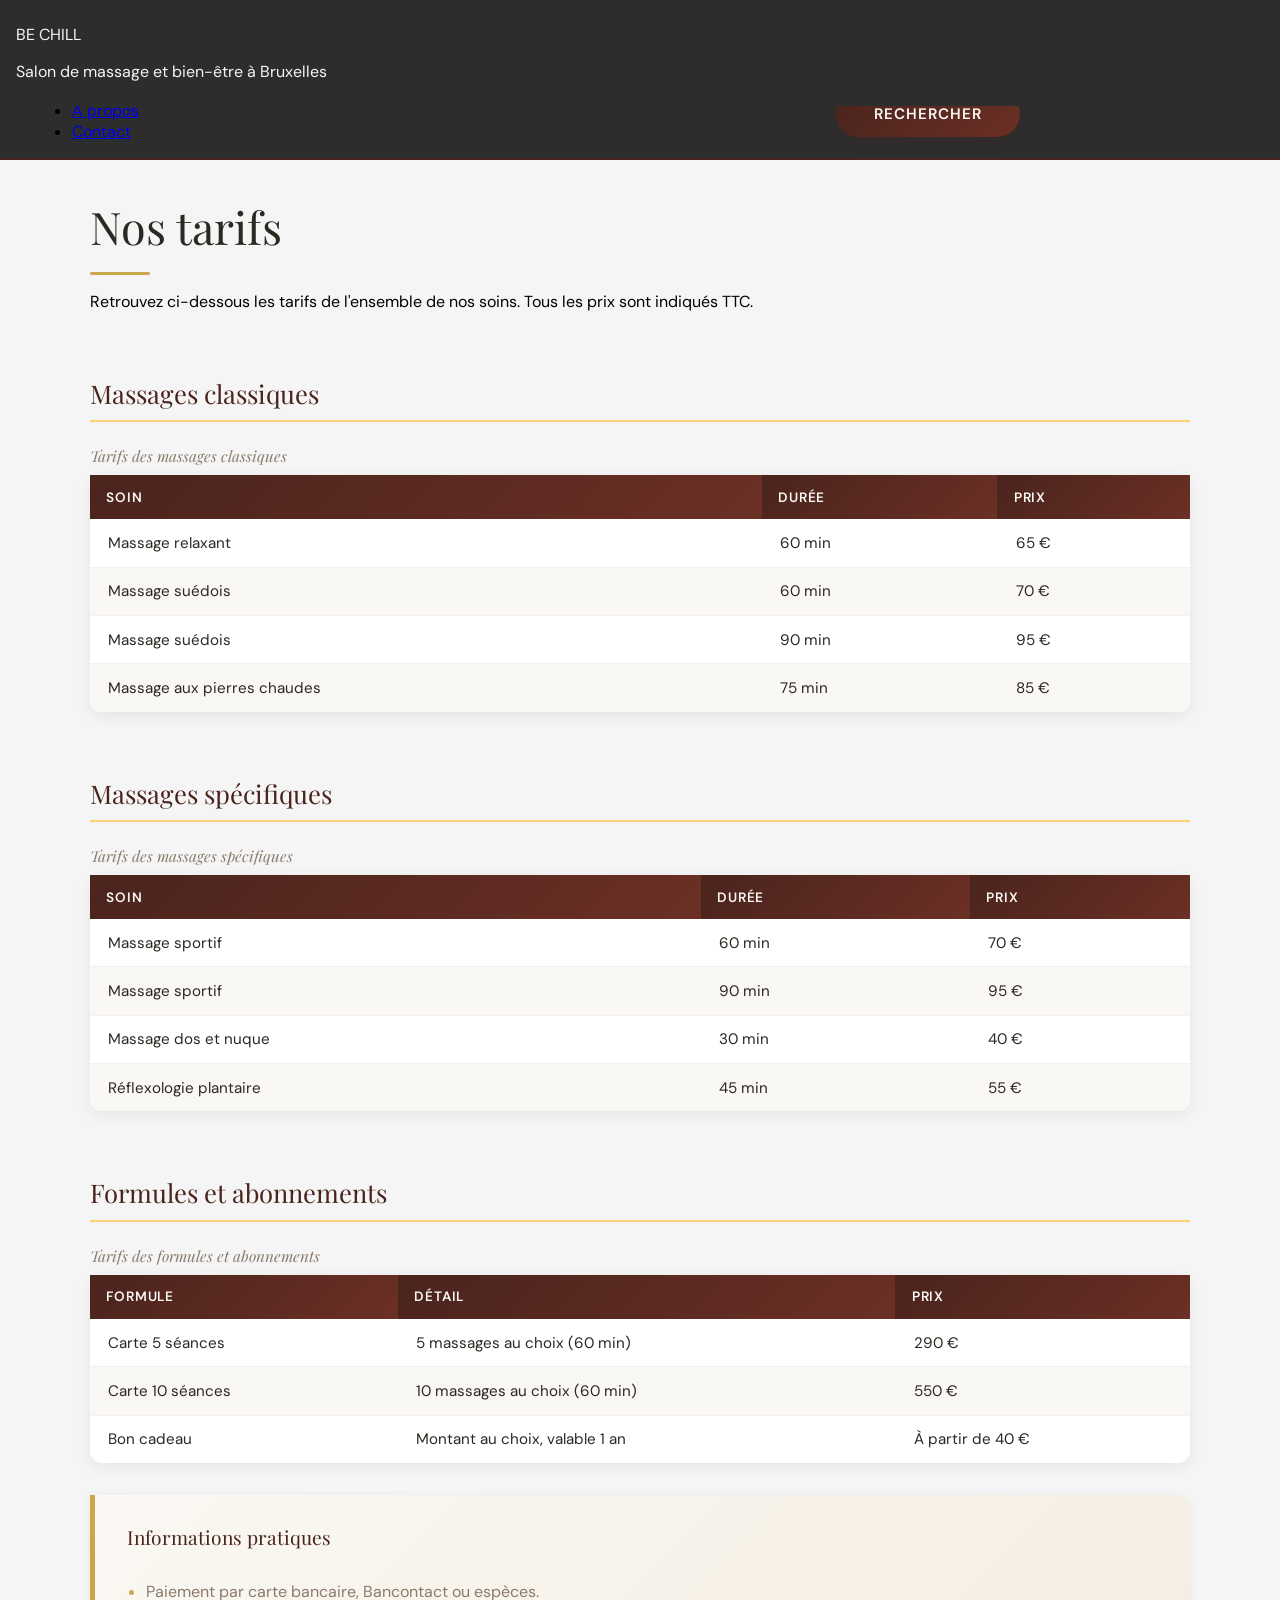
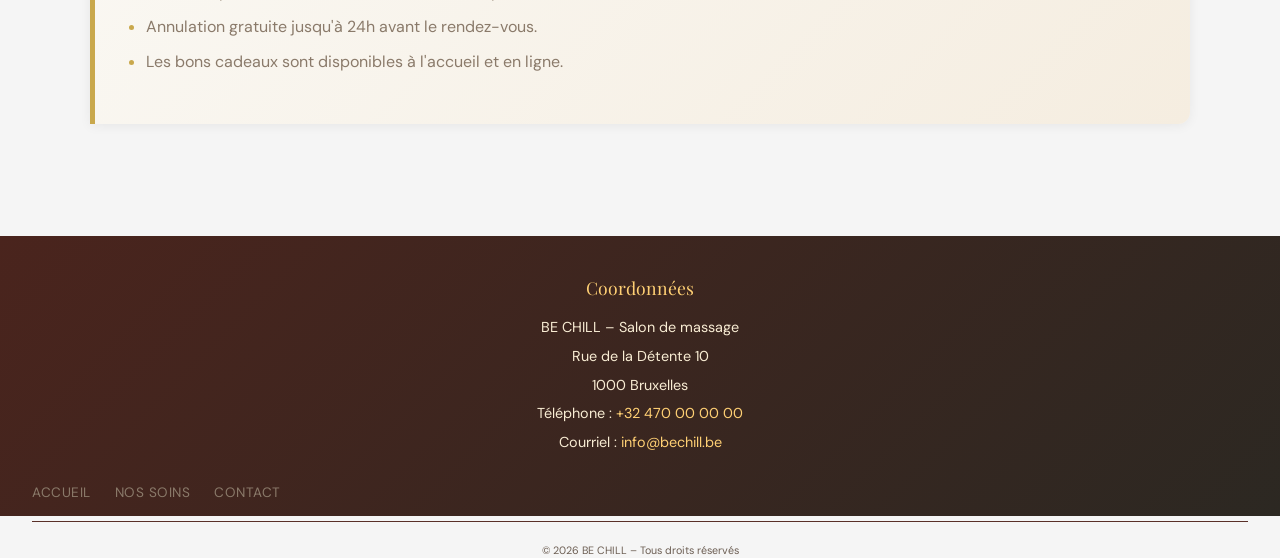
<file: tarifs.html>
<!DOCTYPE html>
<html lang="fr">
<head>
    <meta charset="UTF-8">
    <meta name="viewport" content="width=device-width, initial-scale=1.0">
    <title>Tarifs – BE CHILL</title>
    <link rel="stylesheet" href="style.css">
</head>
<body>

    <header>
        <p>BE CHILL</p>
        <p>Salon de massage et bien-être à Bruxelles</p>
    </header>

    <nav aria-label="Navigation principale">
        <ul>
            <li><a href="index.html">Accueil</a></li>
            <li><a href="soins.html">Nos soins</a></li>
            <li><a href="tarifs.html" aria-current="page">Tarifs</a></li>
            <li><a href="reservation.html">Réservation</a></li>
            <li><a href="apropos.html">À propos</a></li>
            <li><a href="contact.html">Contact</a></li>
        </ul>
        <form action="soins.html" method="get" role="search" aria-label="Recherche de soins">
            <label for="recherche-nav">Rechercher un soin</label>
            <input type="search" id="recherche-nav" name="recherche" placeholder="Ex : relaxant, sportif…">
            <button type="submit">Rechercher</button>
        </form>
    </nav>

    <main>
        <h1>Nos tarifs</h1>
        <p>Retrouvez ci-dessous les tarifs de l'ensemble de nos soins. Tous les prix sont indiqués TTC.</p>

        <section aria-labelledby="tarifs-classiques">
            <h2 id="tarifs-classiques">Massages classiques</h2>
            <table>
                <caption>Tarifs des massages classiques</caption>
                <thead>
                    <tr>
                        <th scope="col">Soin</th>
                        <th scope="col">Durée</th>
                        <th scope="col">Prix</th>
                    </tr>
                </thead>
                <tbody>
                    <tr>
                        <td>Massage relaxant</td>
                        <td>60 min</td>
                        <td>65 €</td>
                    </tr>
                    <tr>
                        <td>Massage suédois</td>
                        <td>60 min</td>
                        <td>70 €</td>
                    </tr>
                    <tr>
                        <td>Massage suédois</td>
                        <td>90 min</td>
                        <td>95 €</td>
                    </tr>
                    <tr>
                        <td>Massage aux pierres chaudes</td>
                        <td>75 min</td>
                        <td>85 €</td>
                    </tr>
                </tbody>
            </table>
        </section>

        <section aria-labelledby="tarifs-specifiques">
            <h2 id="tarifs-specifiques">Massages spécifiques</h2>
            <table>
                <caption>Tarifs des massages spécifiques</caption>
                <thead>
                    <tr>
                        <th scope="col">Soin</th>
                        <th scope="col">Durée</th>
                        <th scope="col">Prix</th>
                    </tr>
                </thead>
                <tbody>
                    <tr>
                        <td>Massage sportif</td>
                        <td>60 min</td>
                        <td>70 €</td>
                    </tr>
                    <tr>
                        <td>Massage sportif</td>
                        <td>90 min</td>
                        <td>95 €</td>
                    </tr>
                    <tr>
                        <td>Massage dos et nuque</td>
                        <td>30 min</td>
                        <td>40 €</td>
                    </tr>
                    <tr>
                        <td>Réflexologie plantaire</td>
                        <td>45 min</td>
                        <td>55 €</td>
                    </tr>
                </tbody>
            </table>
        </section>

        <section aria-labelledby="formules">
            <h2 id="formules">Formules et abonnements</h2>
            <table>
                <caption>Tarifs des formules et abonnements</caption>
                <thead>
                    <tr>
                        <th scope="col">Formule</th>
                        <th scope="col">Détail</th>
                        <th scope="col">Prix</th>
                    </tr>
                </thead>
                <tbody>
                    <tr>
                        <td>Carte 5 séances</td>
                        <td>5 massages au choix (60 min)</td>
                        <td>290 €</td>
                    </tr>
                    <tr>
                        <td>Carte 10 séances</td>
                        <td>10 massages au choix (60 min)</td>
                        <td>550 €</td>
                    </tr>
                    <tr>
                        <td>Bon cadeau</td>
                        <td>Montant au choix, valable 1 an</td>
                        <td>À partir de 40 €</td>
                    </tr>
                </tbody>
            </table>
        </section>

        <aside aria-labelledby="infos-tarifs">
            <h2 id="infos-tarifs">Informations pratiques</h2>
            <ul>
                <li>Paiement par carte bancaire, Bancontact ou espèces.</li>
                <li>Annulation gratuite jusqu'à 24h avant le rendez-vous.</li>
                <li>Les bons cadeaux sont disponibles à l'accueil et en ligne.</li>
            </ul>
        </aside>
    </main>

    <footer>
        <section aria-labelledby="coordonnees-tarifs">
            <h2 id="coordonnees-tarifs">Coordonnées</h2>
            <address>
                BE CHILL – Salon de massage<br>
                Rue de la Détente 10<br>
                1000 Bruxelles<br>
                Téléphone : <a href="tel:+32470000000">+32 470 00 00 00</a><br>
                Courriel : <a href="mailto:info@bechill.be">info@bechill.be</a>
            </address>
        </section>
        <nav aria-label="Navigation secondaire">
            <ul>
                <li><a href="index.html">Accueil</a></li>
                <li><a href="soins.html">Nos soins</a></li>
                <li><a href="contact.html">Contact</a></li>
            </ul>
        </nav>
        <p><small>&copy; 2026 BE CHILL – Tous droits réservés</small></p>
    </footer>

</body>
</html>
</file>
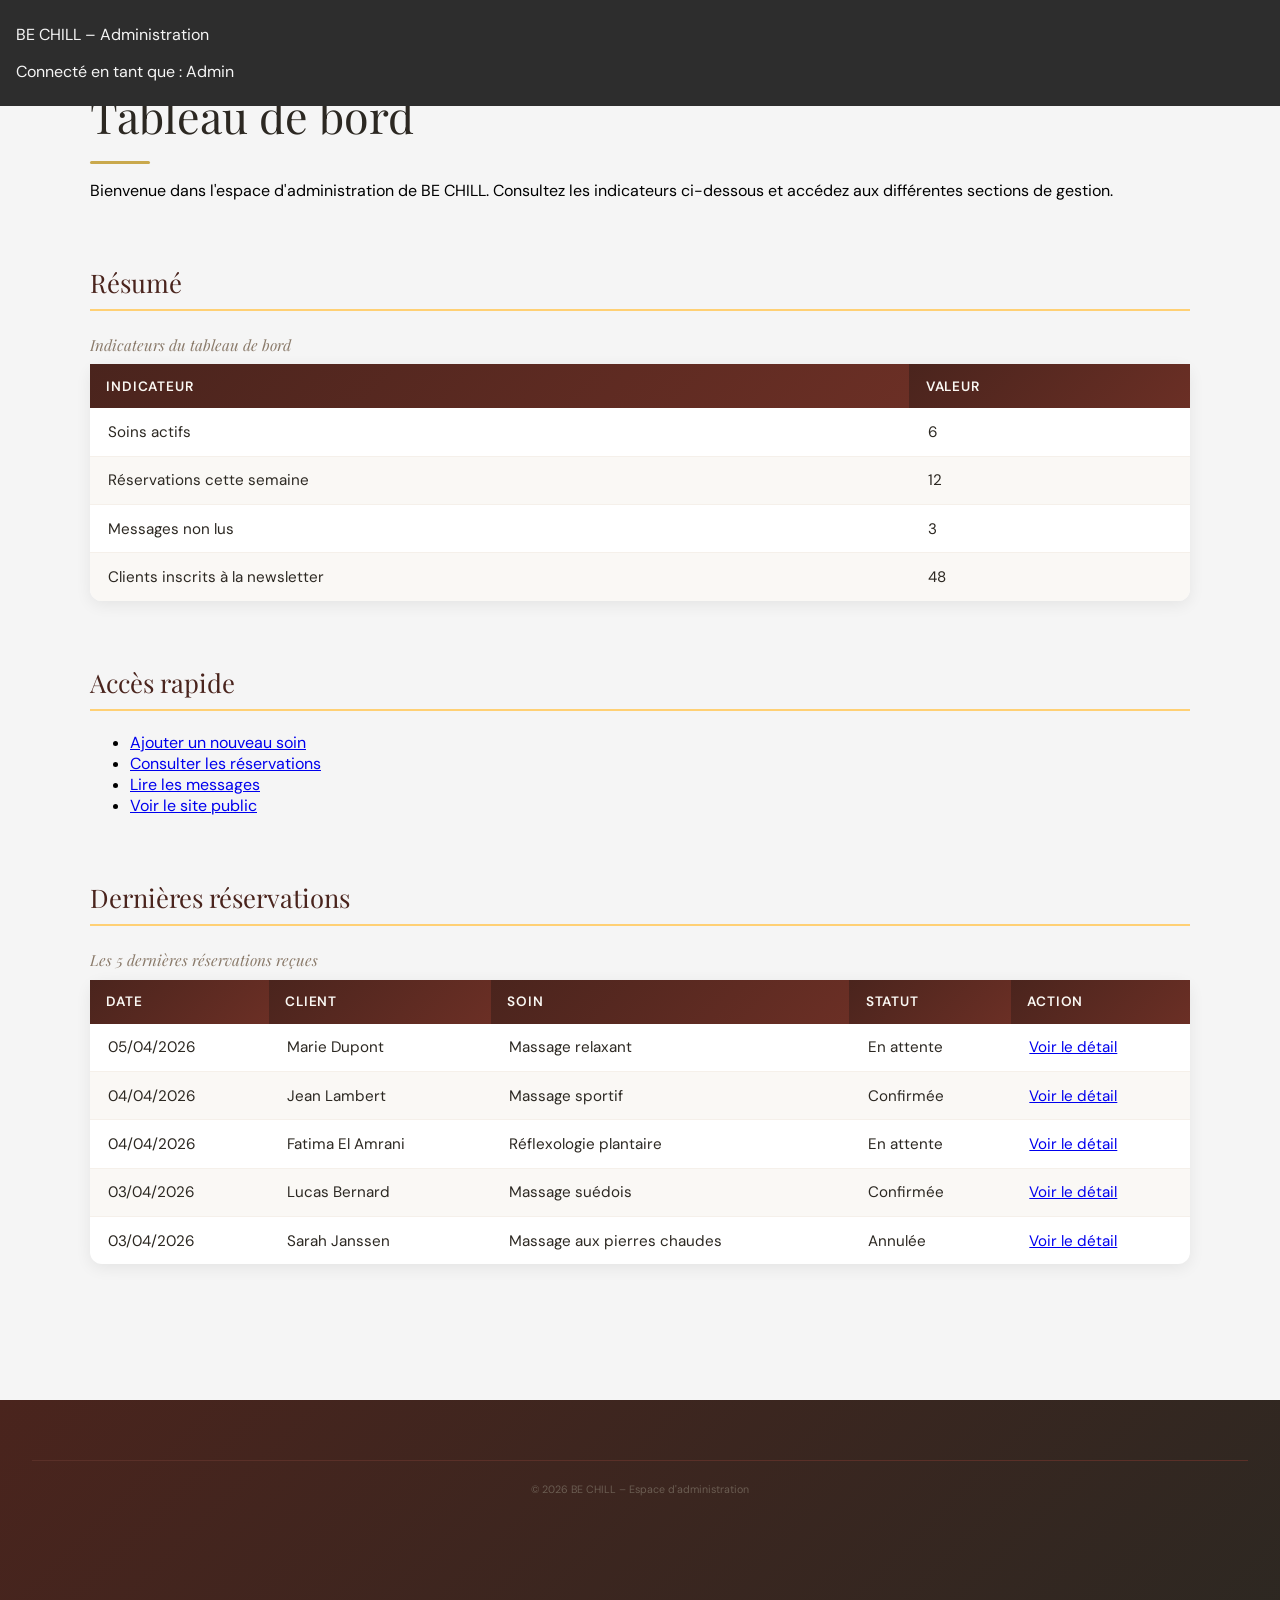
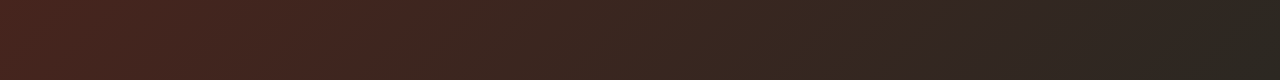
<file: admin/dashboard.html>
<!DOCTYPE html>
<html lang="fr">
<head>
    <meta charset="UTF-8">
    <meta name="viewport" content="width=device-width, initial-scale=1.0">
    <title>Tableau de bord – Administration BE CHILL</title>
    <link rel="stylesheet" href="../style.css">
</head>
<body>

    <header>
        <p>BE CHILL – Administration</p>
        <p>Connecté en tant que : Admin</p>
    </header>

    <nav aria-label="Navigation administration">
        <ul>
            <li><a href="dashboard.html" aria-current="page">Tableau de bord</a></li>
            <li><a href="soins.html">Gérer les soins</a></li>
            <li><a href="reservations.html">Gérer les réservations</a></li>
            <li><a href="messages.html">Messages reçus</a></li>
            <li><a href="login.html">Déconnexion</a></li>
        </ul>
    </nav>

    <main>
        <h1>Tableau de bord</h1>
        <p>Bienvenue dans l'espace d'administration de BE CHILL. Consultez les indicateurs ci-dessous et accédez aux différentes sections de gestion.</p>

        <section aria-labelledby="resume">
            <h2 id="resume">Résumé</h2>
            <table>
                <caption>Indicateurs du tableau de bord</caption>
                <thead>
                    <tr>
                        <th scope="col">Indicateur</th>
                        <th scope="col">Valeur</th>
                    </tr>
                </thead>
                <tbody>
                    <tr>
                        <td>Soins actifs</td>
                        <td>6</td>
                    </tr>
                    <tr>
                        <td>Réservations cette semaine</td>
                        <td>12</td>
                    </tr>
                    <tr>
                        <td>Messages non lus</td>
                        <td>3</td>
                    </tr>
                    <tr>
                        <td>Clients inscrits à la newsletter</td>
                        <td>48</td>
                    </tr>
                </tbody>
            </table>
        </section>

        <section aria-labelledby="acces-rapide">
            <h2 id="acces-rapide">Accès rapide</h2>
            <ul>
                <li><a href="soins-ajouter.html">Ajouter un nouveau soin</a></li>
                <li><a href="reservations.html">Consulter les réservations</a></li>
                <li><a href="messages.html">Lire les messages</a></li>
                <li><a href="../index.html">Voir le site public</a></li>
            </ul>
        </section>

        <section aria-labelledby="reservations-recentes">
            <h2 id="reservations-recentes">Dernières réservations</h2>
            <table>
                <caption>Les 5 dernières réservations reçues</caption>
                <thead>
                    <tr>
                        <th scope="col">Date</th>
                        <th scope="col">Client</th>
                        <th scope="col">Soin</th>
                        <th scope="col">Statut</th>
                        <th scope="col">Action</th>
                    </tr>
                </thead>
                <tbody>
                    <tr>
                        <td>05/04/2026</td>
                        <td>Marie Dupont</td>
                        <td>Massage relaxant</td>
                        <td>En attente</td>
                        <td><a href="reservations.html">Voir le détail</a></td>
                    </tr>
                    <tr>
                        <td>04/04/2026</td>
                        <td>Jean Lambert</td>
                        <td>Massage sportif</td>
                        <td>Confirmée</td>
                        <td><a href="reservations.html">Voir le détail</a></td>
                    </tr>
                    <tr>
                        <td>04/04/2026</td>
                        <td>Fatima El Amrani</td>
                        <td>Réflexologie plantaire</td>
                        <td>En attente</td>
                        <td><a href="reservations.html">Voir le détail</a></td>
                    </tr>
                    <tr>
                        <td>03/04/2026</td>
                        <td>Lucas Bernard</td>
                        <td>Massage suédois</td>
                        <td>Confirmée</td>
                        <td><a href="reservations.html">Voir le détail</a></td>
                    </tr>
                    <tr>
                        <td>03/04/2026</td>
                        <td>Sarah Janssen</td>
                        <td>Massage aux pierres chaudes</td>
                        <td>Annulée</td>
                        <td><a href="reservations.html">Voir le détail</a></td>
                    </tr>
                </tbody>
            </table>
        </section>
    </main>

    <footer>
        <p><small>&copy; 2026 BE CHILL – Espace d'administration</small></p>
    </footer>

</body>
</html>
</file>
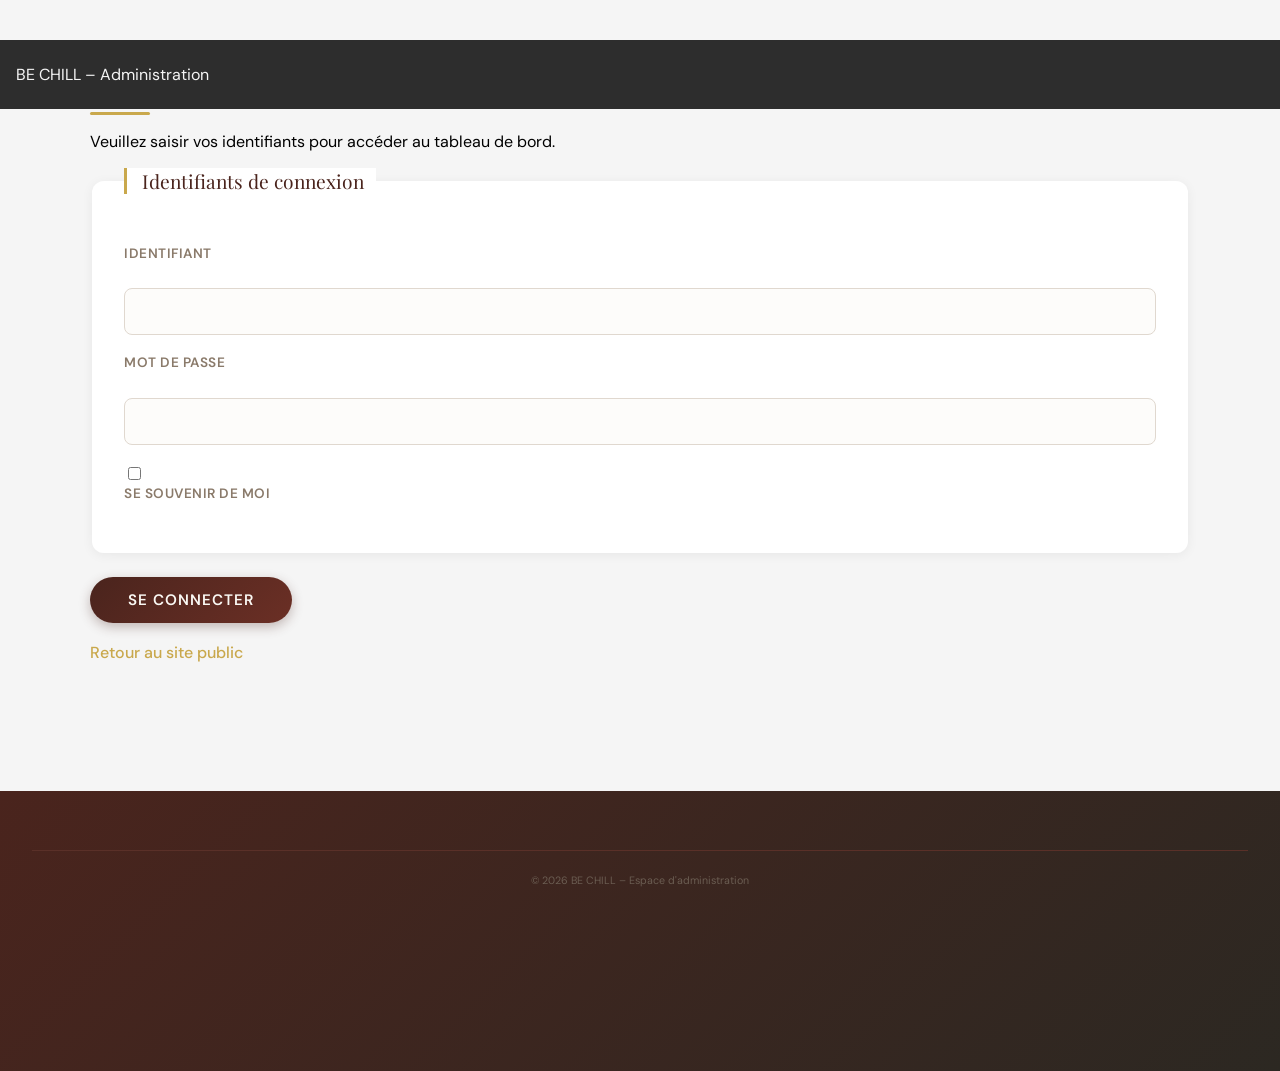
<file: admin/login.html>
<!DOCTYPE html>
<html lang="fr">
<head>
    <meta charset="UTF-8">
    <meta name="viewport" content="width=device-width, initial-scale=1.0">
    <title>Connexion – Administration BE CHILL</title>
    <link rel="stylesheet" href="../style.css">
</head>
<body>

    <header>
        <p>BE CHILL – Administration</p>
    </header>

    <main>
        <h1>Connexion à l'espace d'administration</h1>
        <p>Veuillez saisir vos identifiants pour accéder au tableau de bord.</p>

        <form action="#" method="post">
            <fieldset>
                <legend>Identifiants de connexion</legend>

                <p>
                    <label for="identifiant">Identifiant</label><br>
                    <input type="text" id="identifiant" name="identifiant" autocomplete="username" required>
                </p>

                <p>
                    <label for="mot-de-passe">Mot de passe</label><br>
                    <input type="password" id="mot-de-passe" name="mot-de-passe" autocomplete="current-password" required>
                </p>

                <p>
                    <input type="checkbox" id="se-souvenir" name="se-souvenir" value="oui">
                    <label for="se-souvenir">Se souvenir de moi</label>
                </p>
            </fieldset>

            <p>
                <button type="submit">Se connecter</button>
            </p>
        </form>

        <p><a href="../index.html">Retour au site public</a></p>
    </main>

    <footer>
        <p><small>&copy; 2026 BE CHILL – Espace d'administration</small></p>
    </footer>

</body>
</html>
</file>
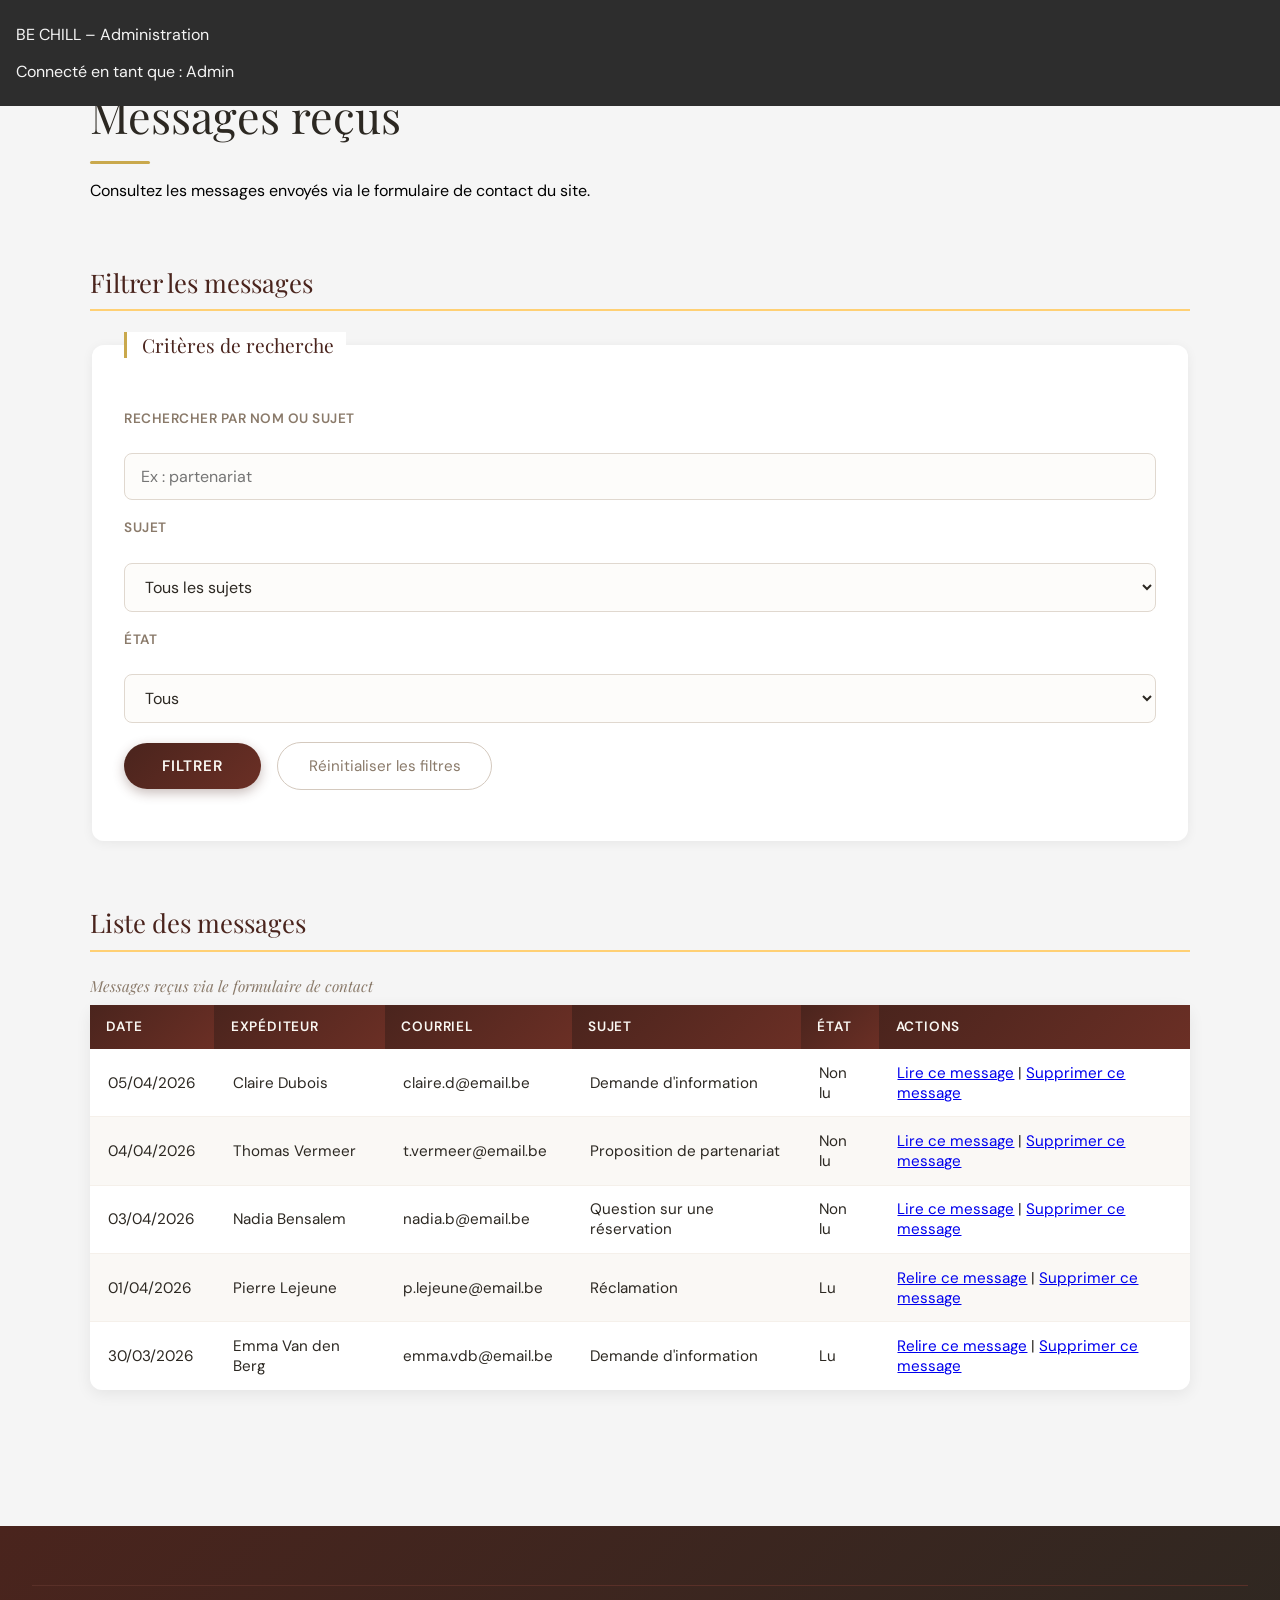
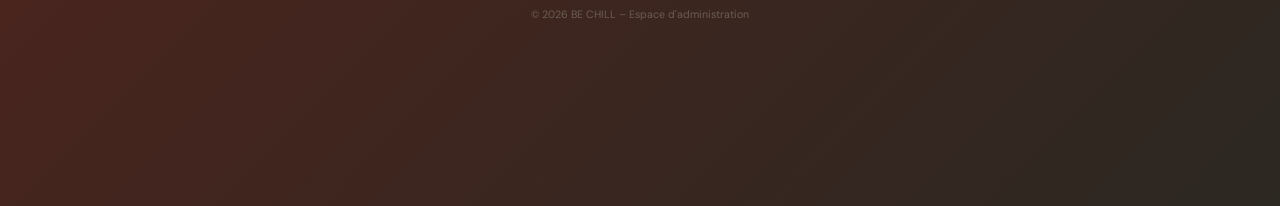
<file: admin/messages.html>
<!DOCTYPE html>
<html lang="fr">
<head>
    <meta charset="UTF-8">
    <meta name="viewport" content="width=device-width, initial-scale=1.0">
    <title>Messages reçus – Administration BE CHILL</title>
    <link rel="stylesheet" href="../style.css">
</head>
<body>

    <header>
        <p>BE CHILL – Administration</p>
        <p>Connecté en tant que : Admin</p>
    </header>

    <nav aria-label="Navigation administration">
        <ul>
            <li><a href="dashboard.html">Tableau de bord</a></li>
            <li><a href="soins.html">Gérer les soins</a></li>
            <li><a href="reservations.html">Gérer les réservations</a></li>
            <li><a href="messages.html" aria-current="page">Messages reçus</a></li>
            <li><a href="login.html">Déconnexion</a></li>
        </ul>
    </nav>

    <main>
        <h1>Messages reçus</h1>
        <p>Consultez les messages envoyés via le formulaire de contact du site.</p>

        <section aria-labelledby="filtres-messages">
            <h2 id="filtres-messages">Filtrer les messages</h2>
            <form action="#" method="get">
                <fieldset>
                    <legend>Critères de recherche</legend>

                    <p>
                        <label for="recherche-message">Rechercher par nom ou sujet</label><br>
                        <input type="search" id="recherche-message" name="recherche" placeholder="Ex : partenariat">
                    </p>

                    <p>
                        <label for="filtre-sujet">Sujet</label><br>
                        <select id="filtre-sujet" name="sujet">
                            <option value="">Tous les sujets</option>
                            <option value="information">Demande d'information</option>
                            <option value="reservation">Question sur une réservation</option>
                            <option value="reclamation">Réclamation</option>
                            <option value="partenariat">Proposition de partenariat</option>
                            <option value="autre">Autre</option>
                        </select>
                    </p>

                    <p>
                        <label for="filtre-lu">État</label><br>
                        <select id="filtre-lu" name="lu">
                            <option value="">Tous</option>
                            <option value="non-lu">Non lus</option>
                            <option value="lu">Lus</option>
                        </select>
                    </p>

                    <p>
                        <button type="submit">Filtrer</button>
                        <button type="reset">Réinitialiser les filtres</button>
                    </p>
                </fieldset>
            </form>
        </section>

        <section aria-labelledby="liste-messages">
            <h2 id="liste-messages">Liste des messages</h2>
            <table>
                <caption>Messages reçus via le formulaire de contact</caption>
                <thead>
                    <tr>
                        <th scope="col">Date</th>
                        <th scope="col">Expéditeur</th>
                        <th scope="col">Courriel</th>
                        <th scope="col">Sujet</th>
                        <th scope="col">État</th>
                        <th scope="col">Actions</th>
                    </tr>
                </thead>
                <tbody>
                    <tr>
                        <td>05/04/2026</td>
                        <td>Claire Dubois</td>
                        <td>claire.d@email.be</td>
                        <td>Demande d'information</td>
                        <td>Non lu</td>
                        <td>
                            <a href="#">Lire ce message</a> |
                            <a href="#">Supprimer ce message</a>
                        </td>
                    </tr>
                    <tr>
                        <td>04/04/2026</td>
                        <td>Thomas Vermeer</td>
                        <td>t.vermeer@email.be</td>
                        <td>Proposition de partenariat</td>
                        <td>Non lu</td>
                        <td>
                            <a href="#">Lire ce message</a> |
                            <a href="#">Supprimer ce message</a>
                        </td>
                    </tr>
                    <tr>
                        <td>03/04/2026</td>
                        <td>Nadia Bensalem</td>
                        <td>nadia.b@email.be</td>
                        <td>Question sur une réservation</td>
                        <td>Non lu</td>
                        <td>
                            <a href="#">Lire ce message</a> |
                            <a href="#">Supprimer ce message</a>
                        </td>
                    </tr>
                    <tr>
                        <td>01/04/2026</td>
                        <td>Pierre Lejeune</td>
                        <td>p.lejeune@email.be</td>
                        <td>Réclamation</td>
                        <td>Lu</td>
                        <td>
                            <a href="#">Relire ce message</a> |
                            <a href="#">Supprimer ce message</a>
                        </td>
                    </tr>
                    <tr>
                        <td>30/03/2026</td>
                        <td>Emma Van den Berg</td>
                        <td>emma.vdb@email.be</td>
                        <td>Demande d'information</td>
                        <td>Lu</td>
                        <td>
                            <a href="#">Relire ce message</a> |
                            <a href="#">Supprimer ce message</a>
                        </td>
                    </tr>
                </tbody>
            </table>
        </section>
    </main>

    <footer>
        <p><small>&copy; 2026 BE CHILL – Espace d'administration</small></p>
    </footer>

</body>
</html>
</file>
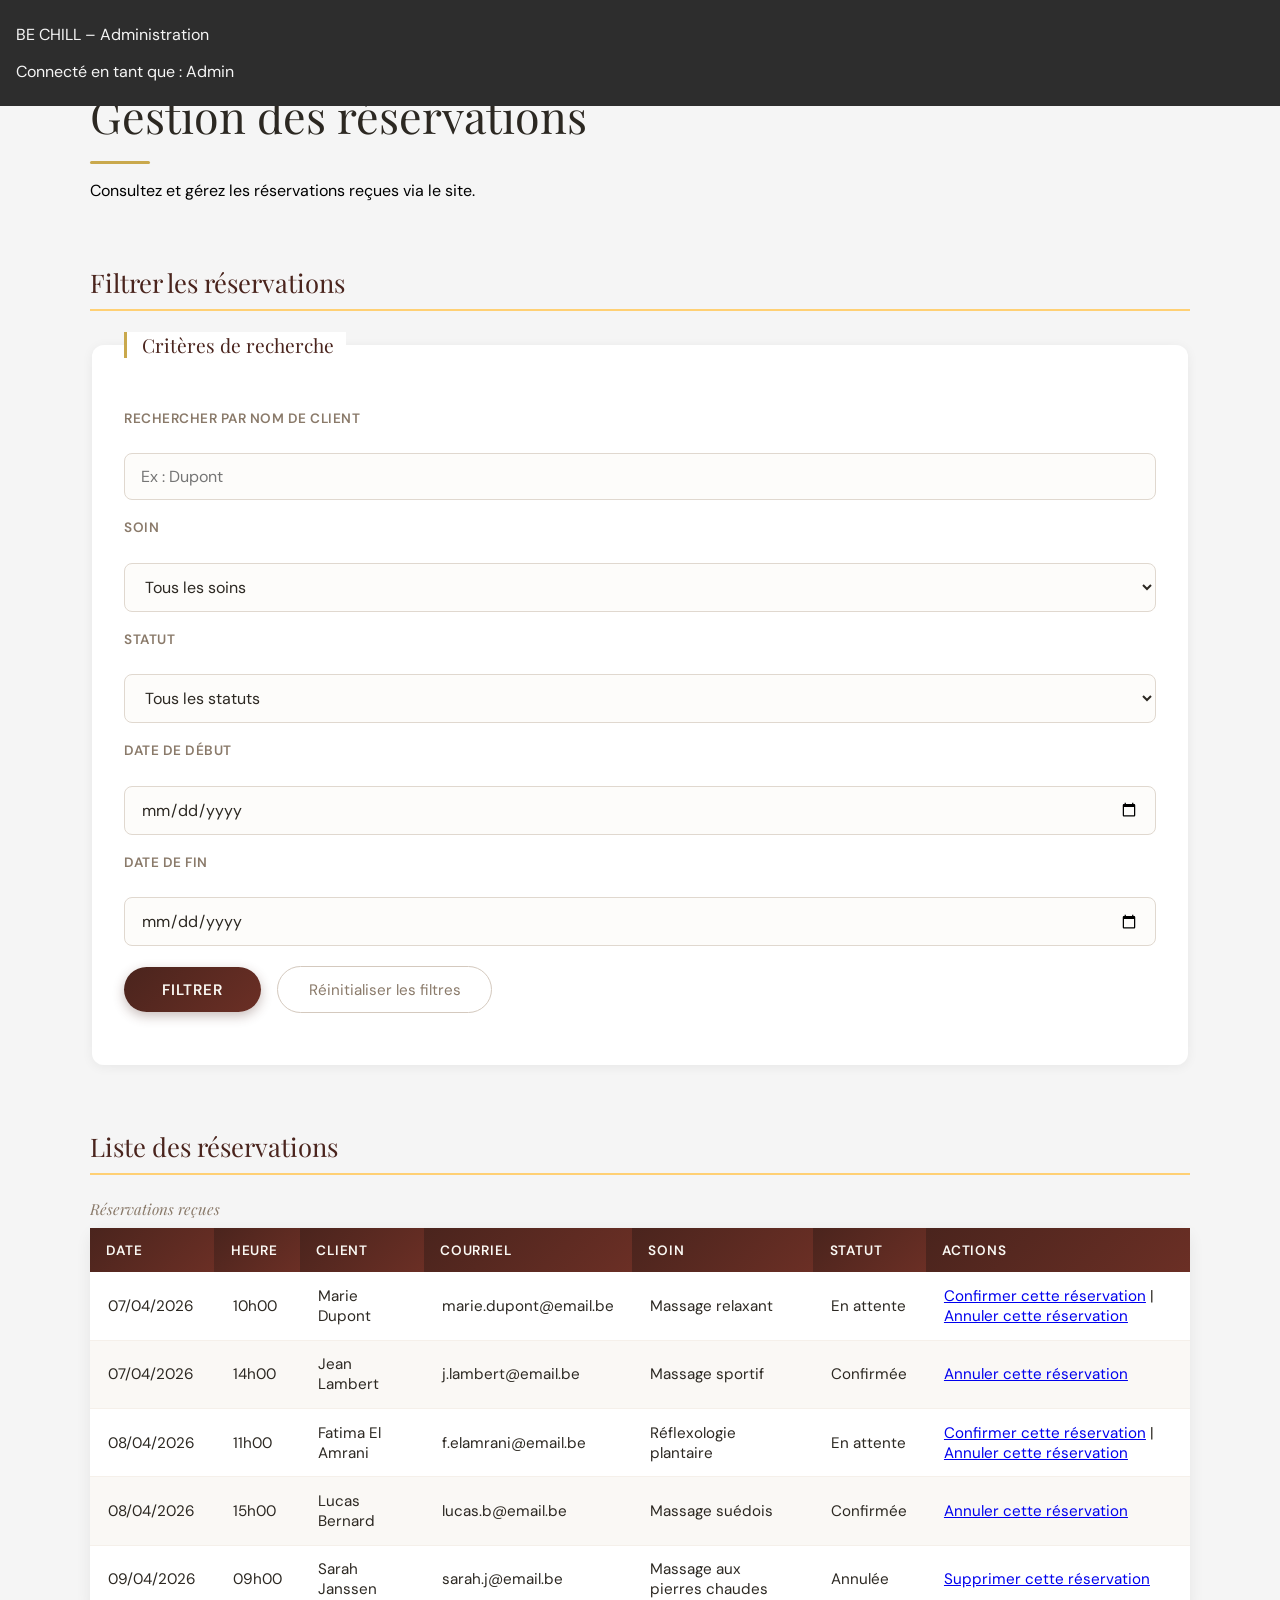
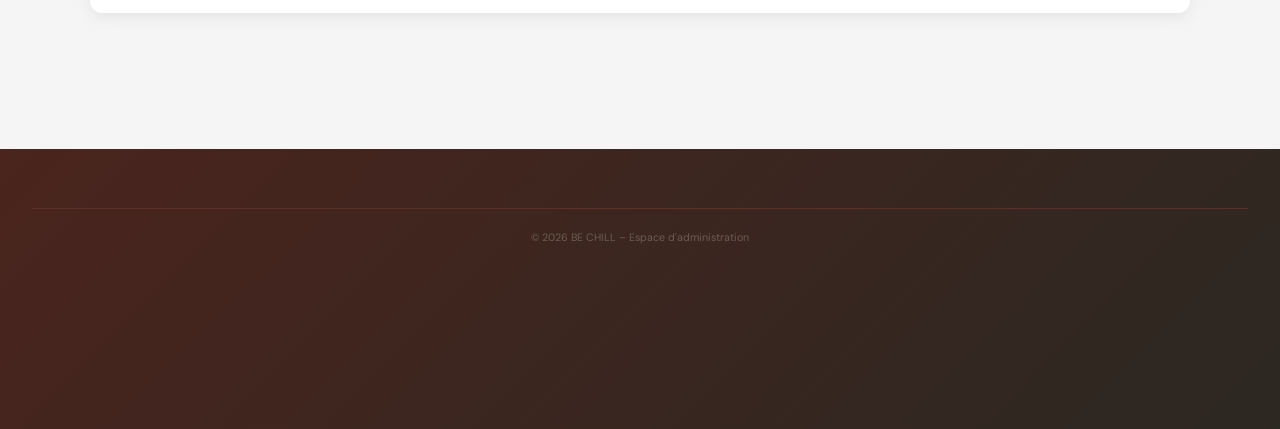
<file: admin/reservations.html>
<!DOCTYPE html>
<html lang="fr">
<head>
    <meta charset="UTF-8">
    <meta name="viewport" content="width=device-width, initial-scale=1.0">
    <title>Gérer les réservations – Administration BE CHILL</title>
    <link rel="stylesheet" href="../style.css">
</head>
<body>

    <header>
        <p>BE CHILL – Administration</p>
        <p>Connecté en tant que : Admin</p>
    </header>

    <nav aria-label="Navigation administration">
        <ul>
            <li><a href="dashboard.html">Tableau de bord</a></li>
            <li><a href="soins.html">Gérer les soins</a></li>
            <li><a href="reservations.html" aria-current="page">Gérer les réservations</a></li>
            <li><a href="messages.html">Messages reçus</a></li>
            <li><a href="login.html">Déconnexion</a></li>
        </ul>
    </nav>

    <main>
        <h1>Gestion des réservations</h1>
        <p>Consultez et gérez les réservations reçues via le site.</p>

        <section aria-labelledby="filtres-reservations">
            <h2 id="filtres-reservations">Filtrer les réservations</h2>
            <form action="#" method="get">
                <fieldset>
                    <legend>Critères de recherche</legend>

                    <p>
                        <label for="recherche-client">Rechercher par nom de client</label><br>
                        <input type="search" id="recherche-client" name="recherche" placeholder="Ex : Dupont">
                    </p>

                    <p>
                        <label for="filtre-soin">Soin</label><br>
                        <select id="filtre-soin" name="soin">
                            <option value="">Tous les soins</option>
                            <option value="relaxant">Massage relaxant</option>
                            <option value="suedois">Massage suédois</option>
                            <option value="pierres">Massage aux pierres chaudes</option>
                            <option value="sportif">Massage sportif</option>
                            <option value="dos-nuque">Massage dos et nuque</option>
                            <option value="reflexologie">Réflexologie plantaire</option>
                        </select>
                    </p>

                    <p>
                        <label for="filtre-statut">Statut</label><br>
                        <select id="filtre-statut" name="statut">
                            <option value="">Tous les statuts</option>
                            <option value="attente">En attente</option>
                            <option value="confirmee">Confirmée</option>
                            <option value="annulee">Annulée</option>
                        </select>
                    </p>

                    <p>
                        <label for="filtre-date-debut">Date de début</label><br>
                        <input type="date" id="filtre-date-debut" name="date-debut">
                    </p>

                    <p>
                        <label for="filtre-date-fin">Date de fin</label><br>
                        <input type="date" id="filtre-date-fin" name="date-fin">
                    </p>

                    <p>
                        <button type="submit">Filtrer</button>
                        <button type="reset">Réinitialiser les filtres</button>
                    </p>
                </fieldset>
            </form>
        </section>

        <section aria-labelledby="liste-reservations">
            <h2 id="liste-reservations">Liste des réservations</h2>
            <table>
                <caption>Réservations reçues</caption>
                <thead>
                    <tr>
                        <th scope="col">Date</th>
                        <th scope="col">Heure</th>
                        <th scope="col">Client</th>
                        <th scope="col">Courriel</th>
                        <th scope="col">Soin</th>
                        <th scope="col">Statut</th>
                        <th scope="col">Actions</th>
                    </tr>
                </thead>
                <tbody>
                    <tr>
                        <td>07/04/2026</td>
                        <td>10h00</td>
                        <td>Marie Dupont</td>
                        <td>marie.dupont@email.be</td>
                        <td>Massage relaxant</td>
                        <td>En attente</td>
                        <td>
                            <a href="#">Confirmer cette réservation</a> |
                            <a href="#">Annuler cette réservation</a>
                        </td>
                    </tr>
                    <tr>
                        <td>07/04/2026</td>
                        <td>14h00</td>
                        <td>Jean Lambert</td>
                        <td>j.lambert@email.be</td>
                        <td>Massage sportif</td>
                        <td>Confirmée</td>
                        <td>
                            <a href="#">Annuler cette réservation</a>
                        </td>
                    </tr>
                    <tr>
                        <td>08/04/2026</td>
                        <td>11h00</td>
                        <td>Fatima El Amrani</td>
                        <td>f.elamrani@email.be</td>
                        <td>Réflexologie plantaire</td>
                        <td>En attente</td>
                        <td>
                            <a href="#">Confirmer cette réservation</a> |
                            <a href="#">Annuler cette réservation</a>
                        </td>
                    </tr>
                    <tr>
                        <td>08/04/2026</td>
                        <td>15h00</td>
                        <td>Lucas Bernard</td>
                        <td>lucas.b@email.be</td>
                        <td>Massage suédois</td>
                        <td>Confirmée</td>
                        <td>
                            <a href="#">Annuler cette réservation</a>
                        </td>
                    </tr>
                    <tr>
                        <td>09/04/2026</td>
                        <td>09h00</td>
                        <td>Sarah Janssen</td>
                        <td>sarah.j@email.be</td>
                        <td>Massage aux pierres chaudes</td>
                        <td>Annulée</td>
                        <td>
                            <a href="#">Supprimer cette réservation</a>
                        </td>
                    </tr>
                </tbody>
            </table>
        </section>
    </main>

    <footer>
        <p><small>&copy; 2026 BE CHILL – Espace d'administration</small></p>
    </footer>

</body>
</html>
</file>
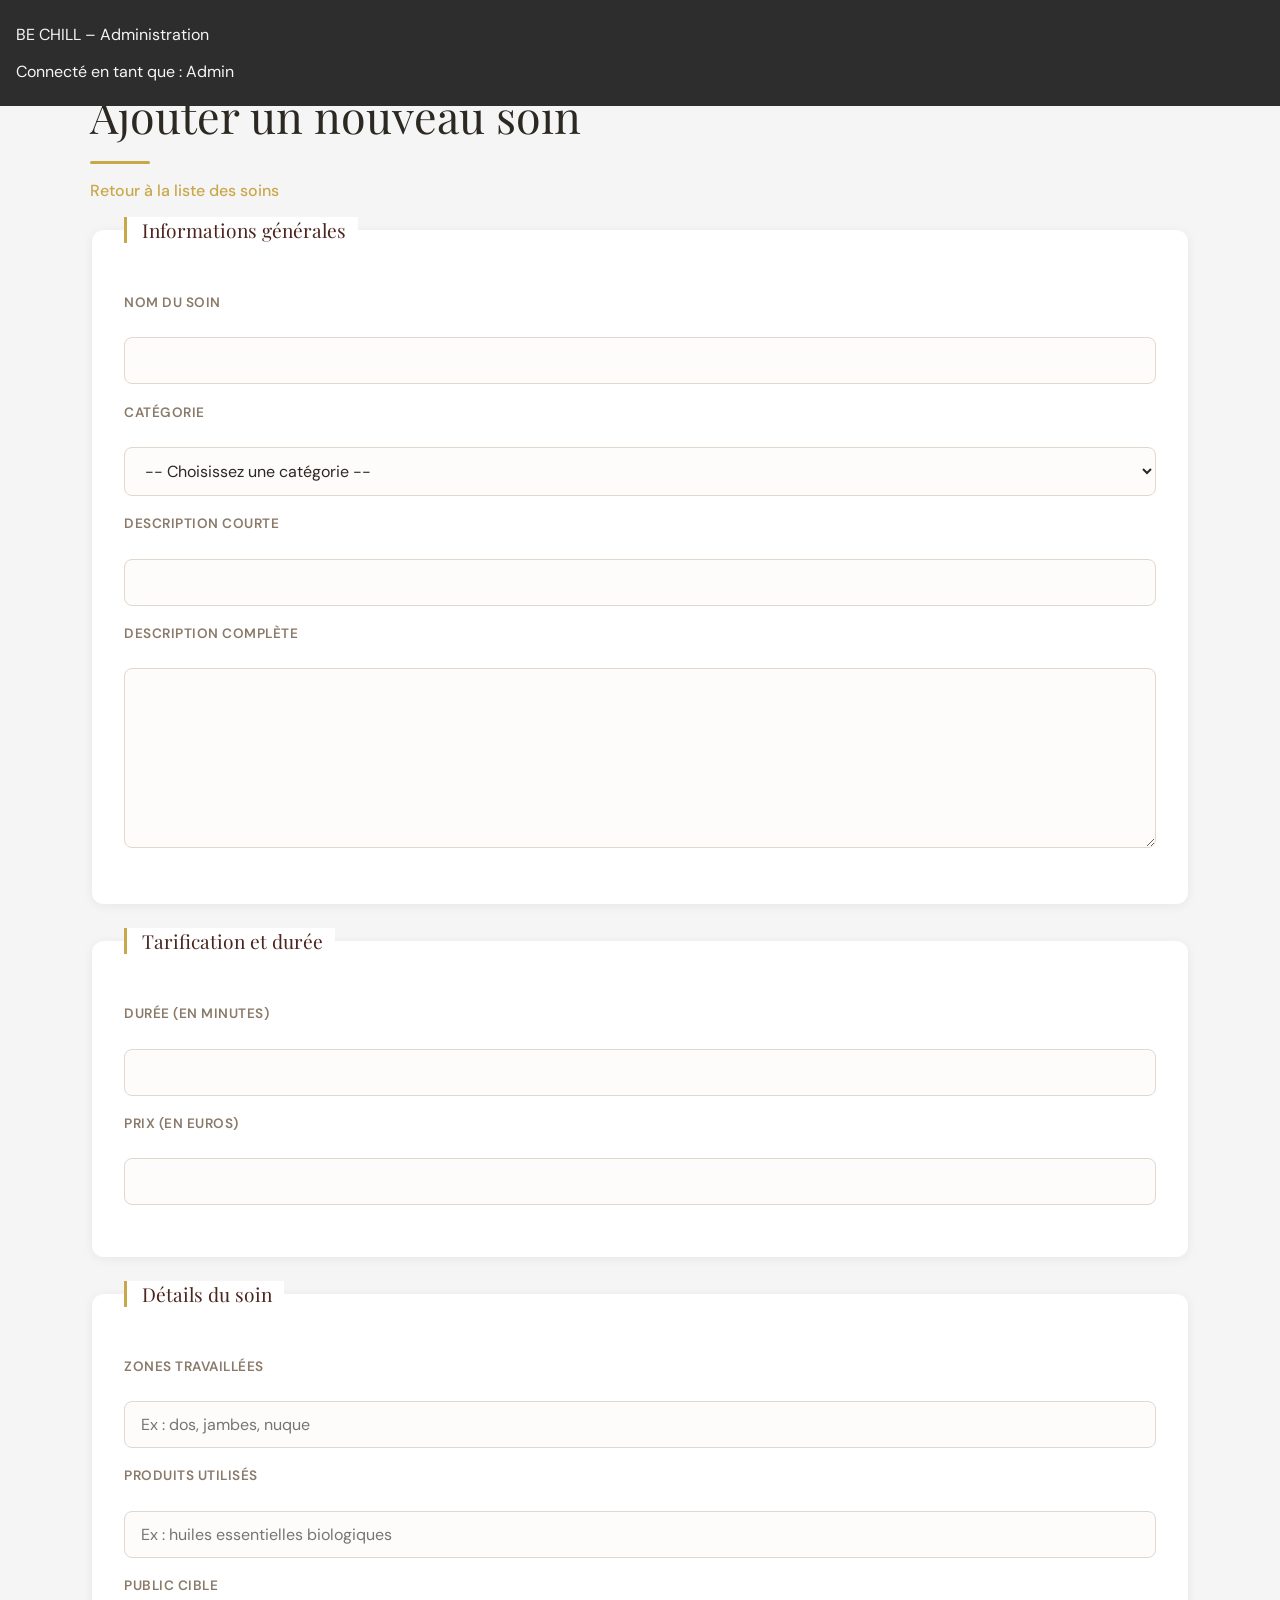
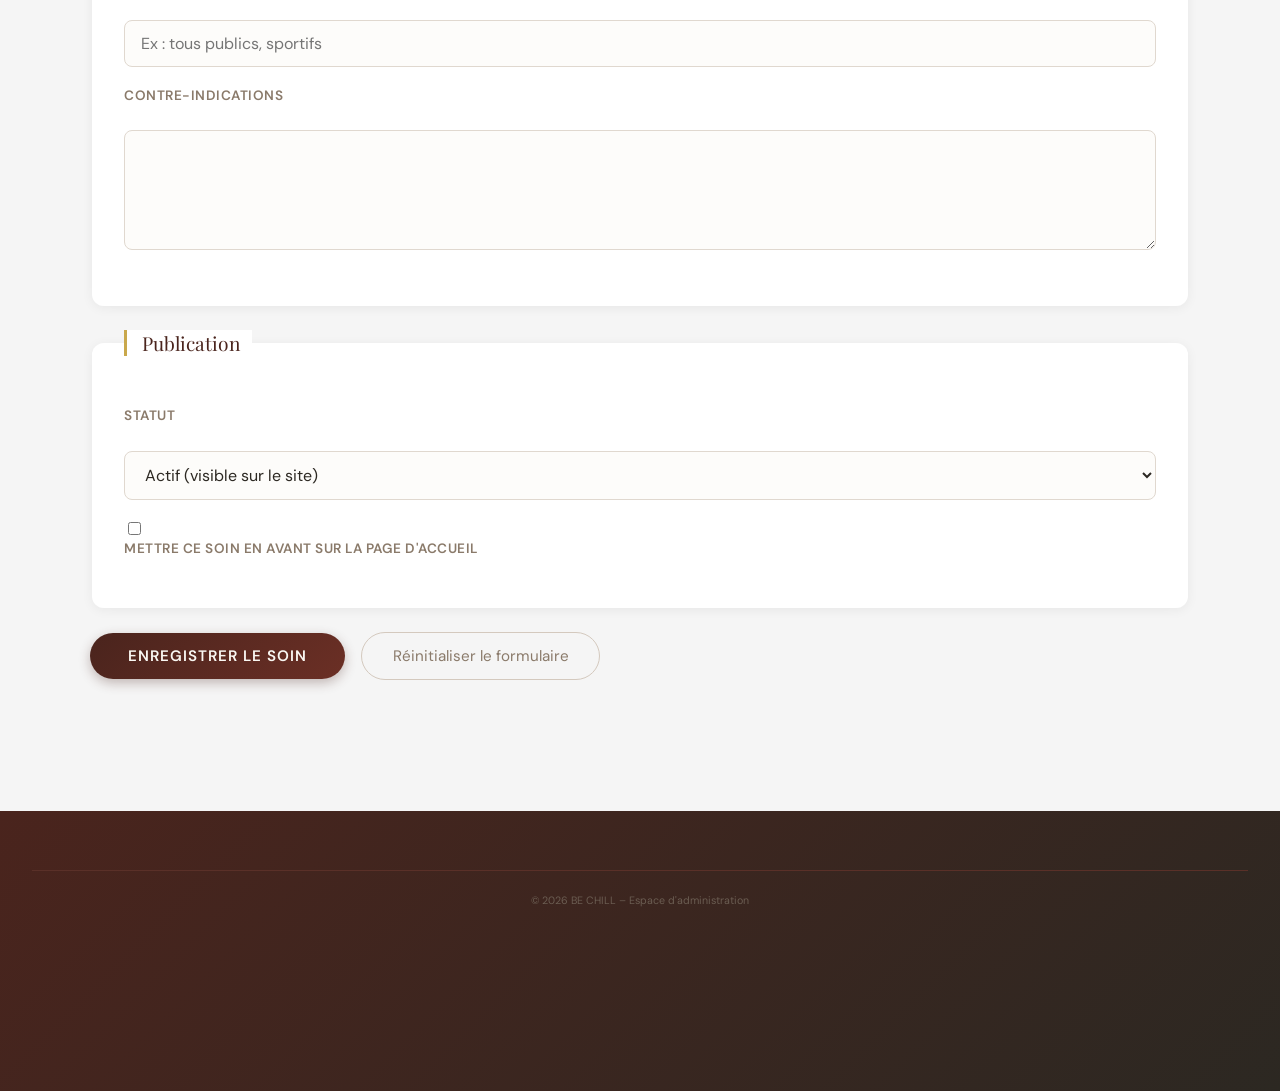
<file: admin/soins-ajouter.html>
<!DOCTYPE html>
<html lang="fr">
<head>
    <meta charset="UTF-8">
    <meta name="viewport" content="width=device-width, initial-scale=1.0">
    <title>Ajouter un soin – Administration BE CHILL</title>
    <link rel="stylesheet" href="../style.css">
</head>
<body>

    <header>
        <p>BE CHILL – Administration</p>
        <p>Connecté en tant que : Admin</p>
    </header>

    <nav aria-label="Navigation administration">
        <ul>
            <li><a href="dashboard.html">Tableau de bord</a></li>
            <li><a href="soins.html" aria-current="page">Gérer les soins</a></li>
            <li><a href="reservations.html">Gérer les réservations</a></li>
            <li><a href="messages.html">Messages reçus</a></li>
            <li><a href="login.html">Déconnexion</a></li>
        </ul>
    </nav>

    <main>
        <h1>Ajouter un nouveau soin</h1>
        <p><a href="soins.html">Retour à la liste des soins</a></p>

        <form action="#" method="post">
            <fieldset>
                <legend>Informations générales</legend>

                <p>
                    <label for="nom-soin">Nom du soin</label><br>
                    <input type="text" id="nom-soin" name="nom-soin" required>
                </p>

                <p>
                    <label for="categorie">Catégorie</label><br>
                    <select id="categorie" name="categorie" required>
                        <option value="">-- Choisissez une catégorie --</option>
                        <option value="classique">Massage classique</option>
                        <option value="specifique">Massage spécifique</option>
                    </select>
                </p>

                <p>
                    <label for="description-courte">Description courte</label><br>
                    <input type="text" id="description-courte" name="description-courte" required>
                </p>

                <p>
                    <label for="description-complete">Description complète</label><br>
                    <textarea id="description-complete" name="description-complete" rows="6" cols="60" required></textarea>
                </p>
            </fieldset>

            <fieldset>
                <legend>Tarification et durée</legend>

                <p>
                    <label for="duree">Durée (en minutes)</label><br>
                    <input type="number" id="duree" name="duree" min="15" max="180" step="15" required>
                </p>

                <p>
                    <label for="prix">Prix (en euros)</label><br>
                    <input type="number" id="prix" name="prix" min="0" step="0.01" required>
                </p>
            </fieldset>

            <fieldset>
                <legend>Détails du soin</legend>

                <p>
                    <label for="zones">Zones travaillées</label><br>
                    <input type="text" id="zones" name="zones" placeholder="Ex : dos, jambes, nuque">
                </p>

                <p>
                    <label for="produits">Produits utilisés</label><br>
                    <input type="text" id="produits" name="produits" placeholder="Ex : huiles essentielles biologiques">
                </p>

                <p>
                    <label for="public-cible">Public cible</label><br>
                    <input type="text" id="public-cible" name="public-cible" placeholder="Ex : tous publics, sportifs">
                </p>

                <p>
                    <label for="contre-indications">Contre-indications</label><br>
                    <textarea id="contre-indications" name="contre-indications" rows="3" cols="60"></textarea>
                </p>
            </fieldset>

            <fieldset>
                <legend>Publication</legend>

                <p>
                    <label for="statut">Statut</label><br>
                    <select id="statut" name="statut" required>
                        <option value="actif">Actif (visible sur le site)</option>
                        <option value="inactif">Inactif (masqué)</option>
                    </select>
                </p>

                <p>
                    <input type="checkbox" id="mise-en-avant" name="mise-en-avant" value="oui">
                    <label for="mise-en-avant">Mettre ce soin en avant sur la page d'accueil</label>
                </p>
            </fieldset>

            <p>
                <button type="submit">Enregistrer le soin</button>
                <button type="reset">Réinitialiser le formulaire</button>
            </p>
        </form>
    </main>

    <footer>
        <p><small>&copy; 2026 BE CHILL – Espace d'administration</small></p>
    </footer>

</body>
</html>
</file>
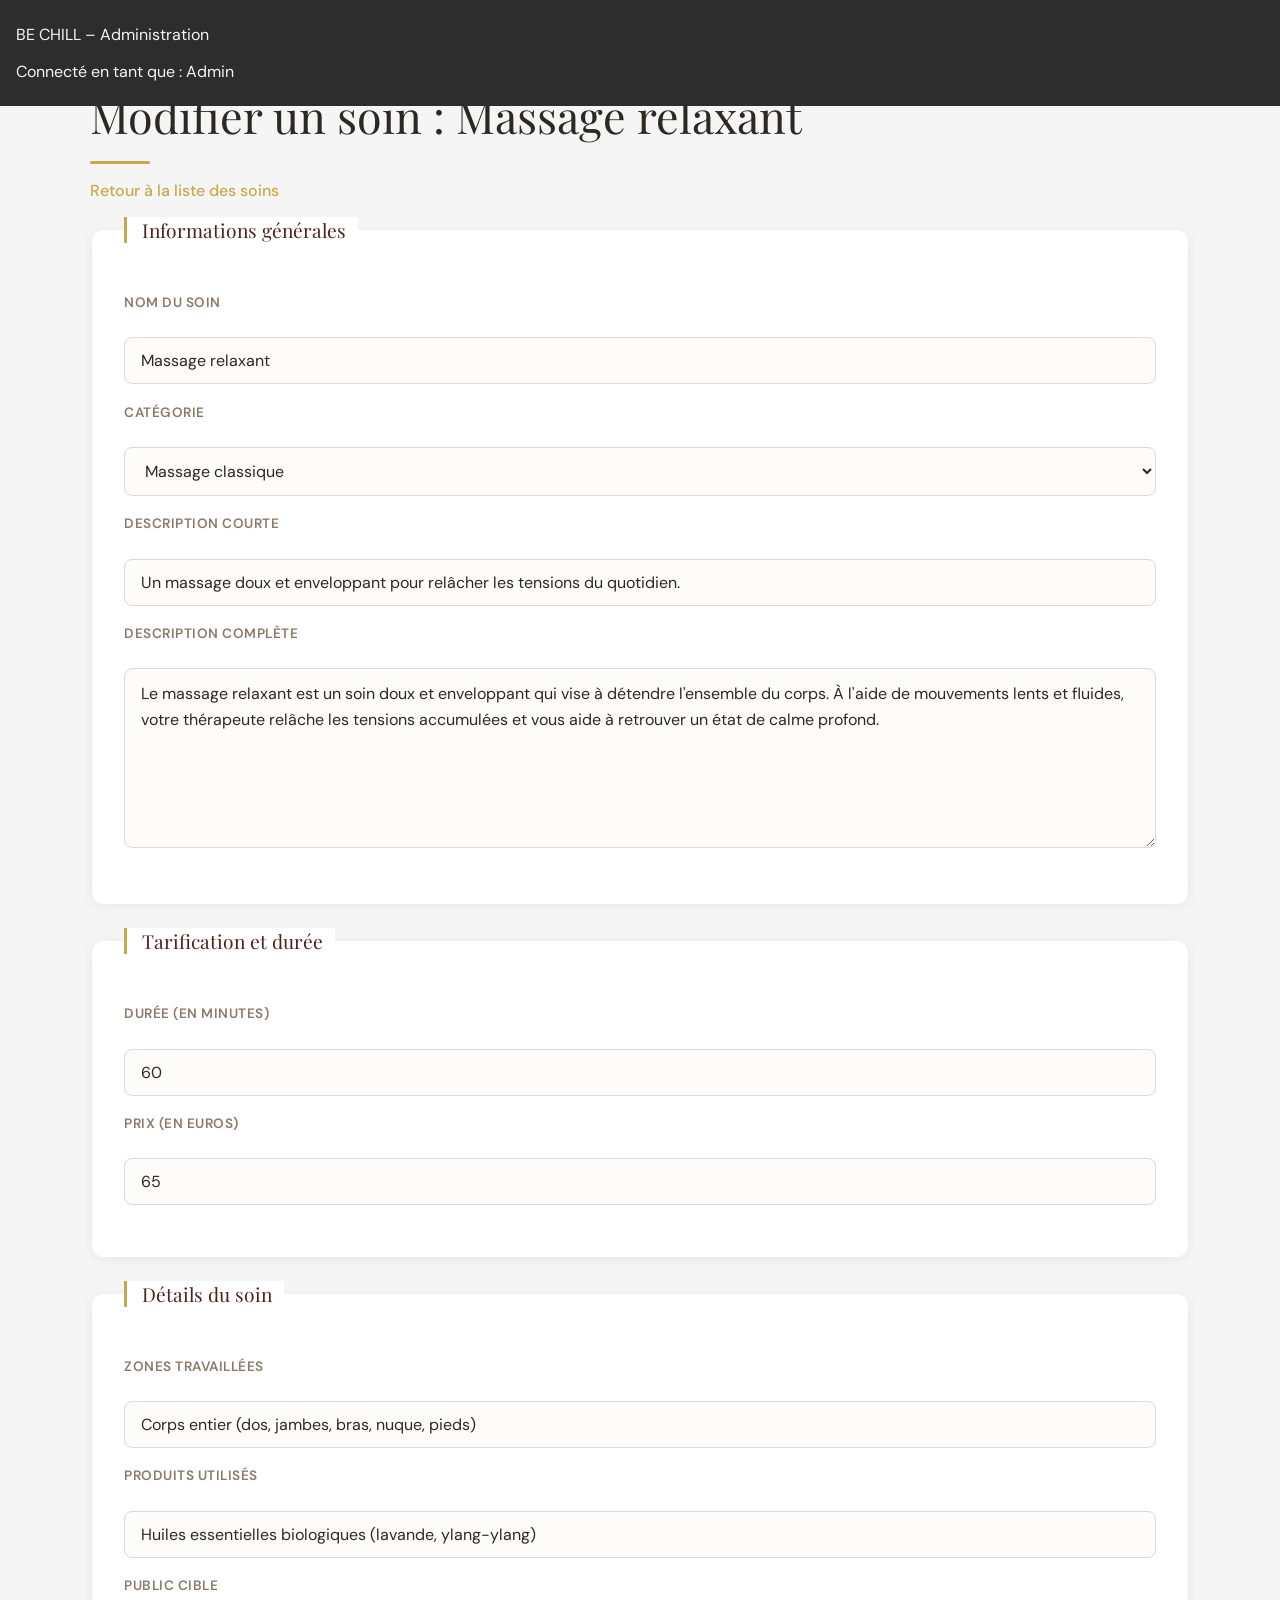
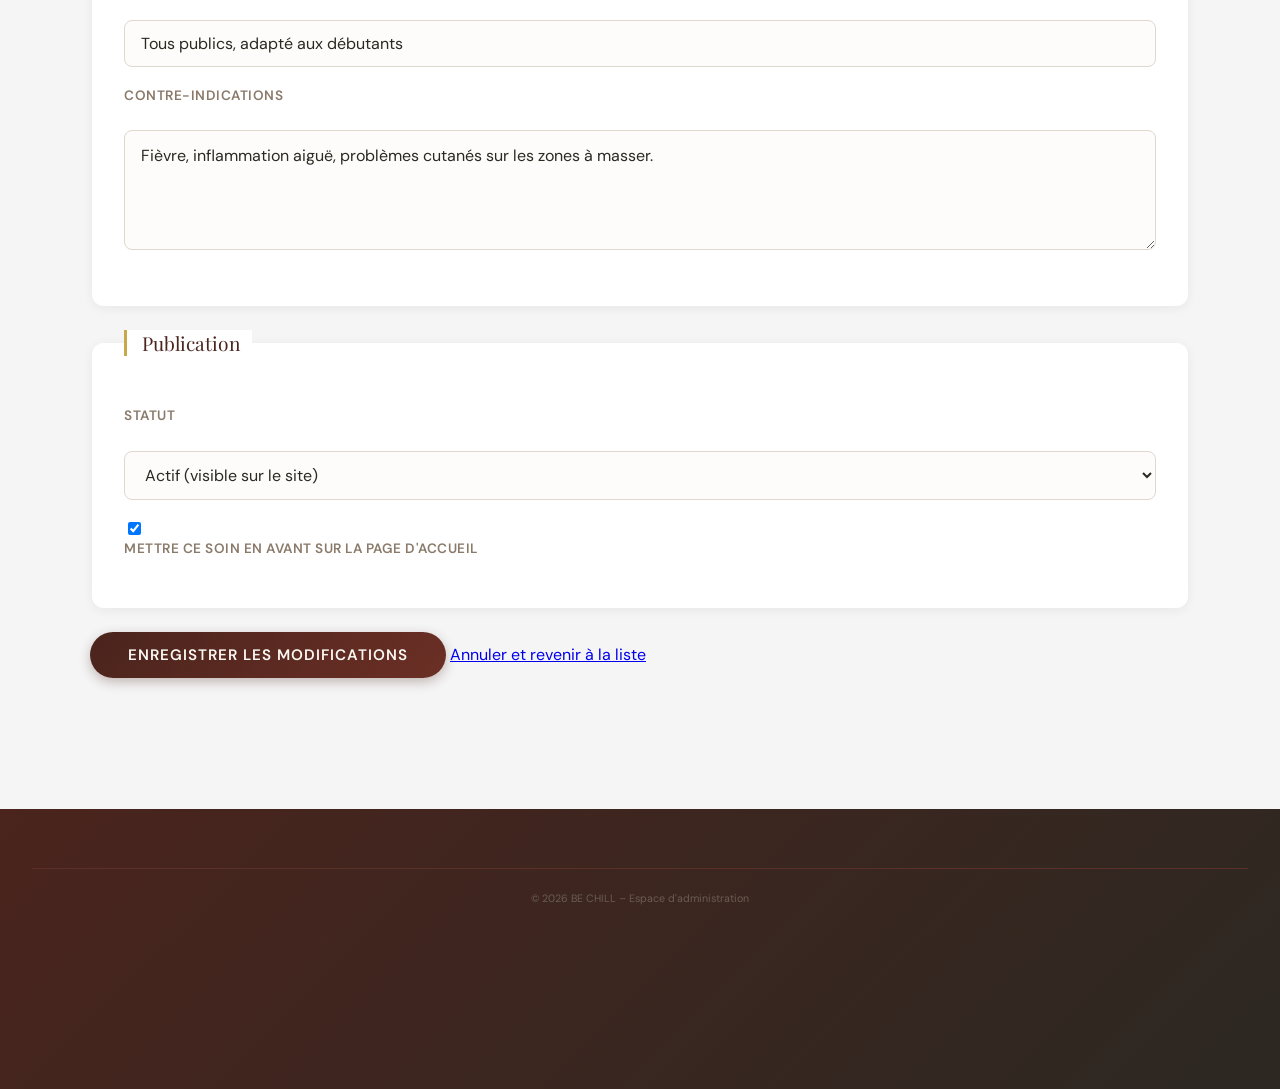
<file: admin/soins-modifier.html>
<!DOCTYPE html>
<html lang="fr">
<head>
    <meta charset="UTF-8">
    <meta name="viewport" content="width=device-width, initial-scale=1.0">
    <title>Modifier un soin – Administration BE CHILL</title>
    <link rel="stylesheet" href="../style.css">
</head>
<body>

    <header>
        <p>BE CHILL – Administration</p>
        <p>Connecté en tant que : Admin</p>
    </header>

    <nav aria-label="Navigation administration">
        <ul>
            <li><a href="dashboard.html">Tableau de bord</a></li>
            <li><a href="soins.html" aria-current="page">Gérer les soins</a></li>
            <li><a href="reservations.html">Gérer les réservations</a></li>
            <li><a href="messages.html">Messages reçus</a></li>
            <li><a href="login.html">Déconnexion</a></li>
        </ul>
    </nav>

    <main>
        <h1>Modifier un soin : Massage relaxant</h1>
        <p><a href="soins.html">Retour à la liste des soins</a></p>

        <form action="#" method="post">
            <fieldset>
                <legend>Informations générales</legend>

                <p>
                    <label for="nom-soin">Nom du soin</label><br>
                    <input type="text" id="nom-soin" name="nom-soin" value="Massage relaxant" required>
                </p>

                <p>
                    <label for="categorie">Catégorie</label><br>
                    <select id="categorie" name="categorie" required>
                        <option value="">-- Choisissez une catégorie --</option>
                        <option value="classique" selected>Massage classique</option>
                        <option value="specifique">Massage spécifique</option>
                    </select>
                </p>

                <p>
                    <label for="description-courte">Description courte</label><br>
                    <input type="text" id="description-courte" name="description-courte" value="Un massage doux et enveloppant pour relâcher les tensions du quotidien." required>
                </p>

                <p>
                    <label for="description-complete">Description complète</label><br>
                    <textarea id="description-complete" name="description-complete" rows="6" cols="60" required>Le massage relaxant est un soin doux et enveloppant qui vise à détendre l'ensemble du corps. À l'aide de mouvements lents et fluides, votre thérapeute relâche les tensions accumulées et vous aide à retrouver un état de calme profond.</textarea>
                </p>
            </fieldset>

            <fieldset>
                <legend>Tarification et durée</legend>

                <p>
                    <label for="duree">Durée (en minutes)</label><br>
                    <input type="number" id="duree" name="duree" min="15" max="180" step="15" value="60" required>
                </p>

                <p>
                    <label for="prix">Prix (en euros)</label><br>
                    <input type="number" id="prix" name="prix" min="0" step="0.01" value="65" required>
                </p>
            </fieldset>

            <fieldset>
                <legend>Détails du soin</legend>

                <p>
                    <label for="zones">Zones travaillées</label><br>
                    <input type="text" id="zones" name="zones" value="Corps entier (dos, jambes, bras, nuque, pieds)">
                </p>

                <p>
                    <label for="produits">Produits utilisés</label><br>
                    <input type="text" id="produits" name="produits" value="Huiles essentielles biologiques (lavande, ylang-ylang)">
                </p>

                <p>
                    <label for="public-cible">Public cible</label><br>
                    <input type="text" id="public-cible" name="public-cible" value="Tous publics, adapté aux débutants">
                </p>

                <p>
                    <label for="contre-indications">Contre-indications</label><br>
                    <textarea id="contre-indications" name="contre-indications" rows="3" cols="60">Fièvre, inflammation aiguë, problèmes cutanés sur les zones à masser.</textarea>
                </p>
            </fieldset>

            <fieldset>
                <legend>Publication</legend>

                <p>
                    <label for="statut">Statut</label><br>
                    <select id="statut" name="statut" required>
                        <option value="actif" selected>Actif (visible sur le site)</option>
                        <option value="inactif">Inactif (masqué)</option>
                    </select>
                </p>

                <p>
                    <input type="checkbox" id="mise-en-avant" name="mise-en-avant" value="oui" checked>
                    <label for="mise-en-avant">Mettre ce soin en avant sur la page d'accueil</label>
                </p>
            </fieldset>

            <p>
                <button type="submit">Enregistrer les modifications</button>
                <a href="soins.html">Annuler et revenir à la liste</a>
            </p>
        </form>
    </main>

    <footer>
        <p><small>&copy; 2026 BE CHILL – Espace d'administration</small></p>
    </footer>

</body>
</html>
</file>
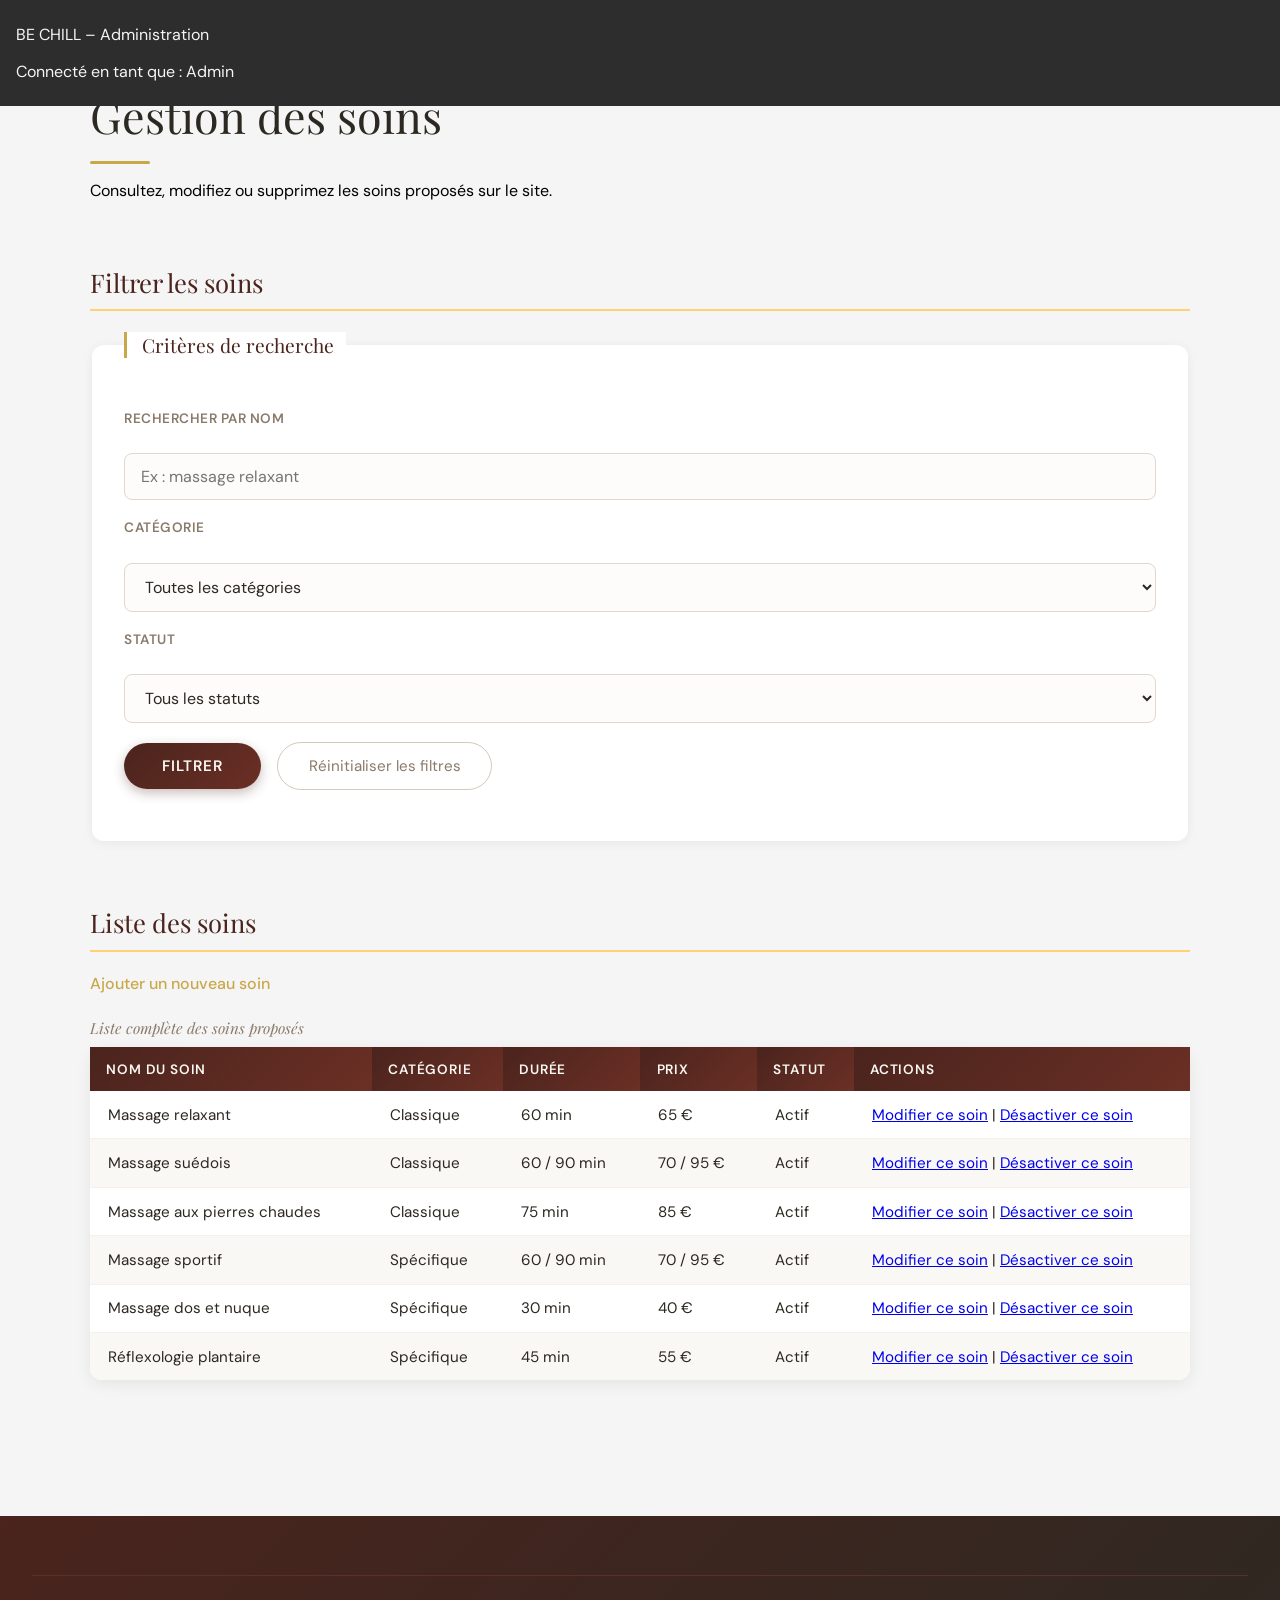
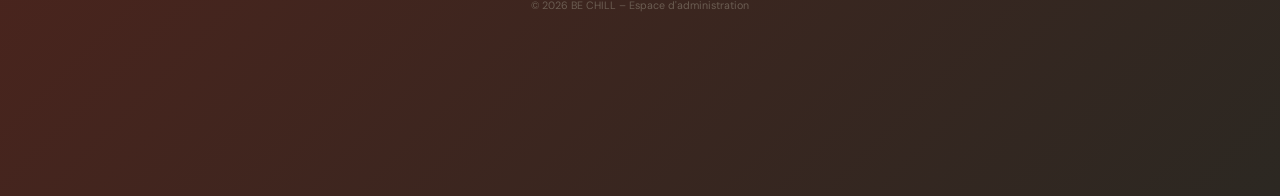
<file: admin/soins.html>
<!DOCTYPE html>
<html lang="fr">
<head>
    <meta charset="UTF-8">
    <meta name="viewport" content="width=device-width, initial-scale=1.0">
    <title>Gérer les soins – Administration BE CHILL</title>
    <link rel="stylesheet" href="../style.css">
</head>
<body>

    <header>
        <p>BE CHILL – Administration</p>
        <p>Connecté en tant que : Admin</p>
    </header>

    <nav aria-label="Navigation administration">
        <ul>
            <li><a href="dashboard.html">Tableau de bord</a></li>
            <li><a href="soins.html" aria-current="page">Gérer les soins</a></li>
            <li><a href="reservations.html">Gérer les réservations</a></li>
            <li><a href="messages.html">Messages reçus</a></li>
            <li><a href="login.html">Déconnexion</a></li>
        </ul>
    </nav>

    <main>
        <h1>Gestion des soins</h1>
        <p>Consultez, modifiez ou supprimez les soins proposés sur le site.</p>

        <section aria-labelledby="filtres-soins">
            <h2 id="filtres-soins">Filtrer les soins</h2>
            <form action="#" method="get">
                <fieldset>
                    <legend>Critères de recherche</legend>

                    <p>
                        <label for="recherche-soin">Rechercher par nom</label><br>
                        <input type="search" id="recherche-soin" name="recherche" placeholder="Ex : massage relaxant">
                    </p>

                    <p>
                        <label for="categorie-filtre">Catégorie</label><br>
                        <select id="categorie-filtre" name="categorie">
                            <option value="">Toutes les catégories</option>
                            <option value="classique">Massages classiques</option>
                            <option value="specifique">Massages spécifiques</option>
                        </select>
                    </p>

                    <p>
                        <label for="statut-filtre">Statut</label><br>
                        <select id="statut-filtre" name="statut">
                            <option value="">Tous les statuts</option>
                            <option value="actif">Actif</option>
                            <option value="inactif">Inactif</option>
                        </select>
                    </p>

                    <p>
                        <button type="submit">Filtrer</button>
                        <button type="reset">Réinitialiser les filtres</button>
                    </p>
                </fieldset>
            </form>
        </section>

        <section aria-labelledby="liste-soins">
            <h2 id="liste-soins">Liste des soins</h2>

            <p><a href="soins-ajouter.html">Ajouter un nouveau soin</a></p>

            <table>
                <caption>Liste complète des soins proposés</caption>
                <thead>
                    <tr>
                        <th scope="col">Nom du soin</th>
                        <th scope="col">Catégorie</th>
                        <th scope="col">Durée</th>
                        <th scope="col">Prix</th>
                        <th scope="col">Statut</th>
                        <th scope="col">Actions</th>
                    </tr>
                </thead>
                <tbody>
                    <tr>
                        <td>Massage relaxant</td>
                        <td>Classique</td>
                        <td>60 min</td>
                        <td>65 €</td>
                        <td>Actif</td>
                        <td>
                            <a href="soins-modifier.html">Modifier ce soin</a> |
                            <a href="#">Désactiver ce soin</a>
                        </td>
                    </tr>
                    <tr>
                        <td>Massage suédois</td>
                        <td>Classique</td>
                        <td>60 / 90 min</td>
                        <td>70 / 95 €</td>
                        <td>Actif</td>
                        <td>
                            <a href="soins-modifier.html">Modifier ce soin</a> |
                            <a href="#">Désactiver ce soin</a>
                        </td>
                    </tr>
                    <tr>
                        <td>Massage aux pierres chaudes</td>
                        <td>Classique</td>
                        <td>75 min</td>
                        <td>85 €</td>
                        <td>Actif</td>
                        <td>
                            <a href="soins-modifier.html">Modifier ce soin</a> |
                            <a href="#">Désactiver ce soin</a>
                        </td>
                    </tr>
                    <tr>
                        <td>Massage sportif</td>
                        <td>Spécifique</td>
                        <td>60 / 90 min</td>
                        <td>70 / 95 €</td>
                        <td>Actif</td>
                        <td>
                            <a href="soins-modifier.html">Modifier ce soin</a> |
                            <a href="#">Désactiver ce soin</a>
                        </td>
                    </tr>
                    <tr>
                        <td>Massage dos et nuque</td>
                        <td>Spécifique</td>
                        <td>30 min</td>
                        <td>40 €</td>
                        <td>Actif</td>
                        <td>
                            <a href="soins-modifier.html">Modifier ce soin</a> |
                            <a href="#">Désactiver ce soin</a>
                        </td>
                    </tr>
                    <tr>
                        <td>Réflexologie plantaire</td>
                        <td>Spécifique</td>
                        <td>45 min</td>
                        <td>55 €</td>
                        <td>Actif</td>
                        <td>
                            <a href="soins-modifier.html">Modifier ce soin</a> |
                            <a href="#">Désactiver ce soin</a>
                        </td>
                    </tr>
                </tbody>
            </table>
        </section>
    </main>

    <footer>
        <p><small>&copy; 2026 BE CHILL – Espace d'administration</small></p>
    </footer>

</body>
</html>
</file>
<file: style.css>
/* ============================================================
   ATELIER BECHILL — Feuille de styles principale
   Structure :
   1.  Imports & Variables
   2.  Base & Reset
   3.  Header & Navigation
   4.  Hero
   5.  Philosophie
   6.  Nos Soins
   7.  Immersion
   8.  Formation
   9.  Horaires
   10. Nous trouver / Localisation
   11. Avis clients (Carousel)
   12. Contact
   13. FAQ
   14. Footer
   15. Pages PHP/MVC — styles dynamiques
   16. Responsive
   17. Animations
   ============================================================ */


/* ============================================================
   1. IMPORTS & VARIABLES
   ============================================================ */

@import url('https://fonts.cdnfonts.com/css/kiona');
@import url('https://fonts.googleapis.com/css2?family=Playfair+Display:ital,wght@0,400..900;1,400..900&display=swap');
@import url('https://fonts.googleapis.com/css2?family=DM+Sans:ital,opsz,wght@0,9..40,100..1000;1,9..40,100..1000&display=swap');

:root {
    /* Couleurs principales */
    --color-dark:          #2C2822;
    --color-dark-alt:      #2d2d2d;
    --color-brown:         #4A241D;
    --color-brown-dark:    #4a231b;

    /* Couleurs neutres */
    --color-cream:         #FAF8F3;
    --color-cream-light:   #f9edd4;
    --color-cream-bg:      #f5f5f5;
    --color-beige:         #E8D5A3;
    --color-sand:          #e6e1db;

    /* Couleurs accent */
    --color-gold:          #C9A84C;
    --color-gold-light:    #FFD074;
    --color-gold-pale:     #e0b96a;

    /* Couleurs texte */
    --color-text-muted:    #8A7A6A;
    --color-text-light:    #a5a39f;
    --color-white:         #fff;

    /* Typographie */
    --font-serif:          'Playfair Display', serif;
    --font-sans:           'DM Sans', sans-serif;

    /* Transitions */
    --transition-fast:     0.2s ease;
    --transition-base:     0.3s ease;
}


/* ============================================================
   2. BASE & RESET
   ============================================================ */

html {
    scroll-behavior: smooth;
}

body {
    margin: 0;
    font-family: var(--font-sans);
    background: var(--color-cream-bg);
}

/* Débogage — décommentez si besoin */
/* * { outline: 1px solid orange; } */


/* ============================================================
   3. HEADER & NAVIGATION
   ============================================================ */

/* --- En-tête fixe --- */

header {
    width: 100%;
    background: var(--color-dark-alt);
    color: whitesmoke;
    padding: 0.5em 1em;
    position: fixed;
    z-index: 10;
    box-sizing: border-box;
}

.header_container {
    display: flex;
    align-items: center;
    justify-content: space-between;
}

.header_aside {
    flex: 1;
    display: flex;
    align-items: center;
    position: relative;
}

.header_center {
    flex: 1;
    display: flex;
    justify-content: center;
}

.header_aside-left {
    justify-content: flex-start;
    gap: 1em;
}

.header_aside-right {
    justify-content: flex-end;
}

.header_hand_logo {
    width: 60%;
}

.header_burger-btn {
    cursor: pointer;
    padding: 0.5em;
    z-index: 20;
}

/* --- Bouton Contact (header) --- */

.contact-btn {
    background: transparent;
    color: var(--color-cream);
    border-radius: 4px;
    padding: 0.5em 1em;
    margin-left: 0.5em;
    font-family: var(--font-sans);
    font-weight: 200;
    text-transform: uppercase;
    text-decoration: none;
    transition: background var(--transition-fast);
    cursor: pointer;
}

.contact-btn:hover {
    background: var(--color-beige);
    color: black;
    font-weight: 300;
}

/* --- Menu burger --- */

.burger-menu {
    position: absolute;
    top: 100%;
    left: 0;
    background: #222;
    border-radius: 0 0 8px 8px;
    box-shadow: 0 4px 16px rgba(0, 0, 0, 0.15);
    min-width: 180px;
    display: none;
    flex-direction: column;
    animation: fadeIn 0.3s;
}

.burger-menu.open {
    display: flex;
}

.burger-menu ul {
    list-style: none;
    margin: 0;
    padding: 0;
}

.burger-menu li {
    border-bottom: 1px solid #333;
}

.burger-menu li:last-child {
    border-bottom: none;
}

.burger-menu a {
    display: block;
    color: var(--color-cream-light);
    text-decoration: none;
    padding: 1em;
    transition: background var(--transition-fast);
}

.burger-menu a:hover {
    background: #444;
}

/* Ancien composant topnav (conservé pour compatibilité) */
.topnav {
    overflow: hidden;
    background-color: #333;
    position: relative;
}

.topnav #myLinks {
    display: none;
}

.topnav a {
    color: white;
    padding: 14px 16px;
    text-decoration: none;
    font-size: 17px;
    display: block;
}

.topnav a.icon {
    background: black;
    display: block;
    position: absolute;
    right: 0;
    top: 0;
}

.topnav a:hover {
    background-color: #ddd;
    color: black;
}


/* ============================================================
   4. HERO
   ============================================================ */

.hero-container {
    position: relative;
    display: flex;
    flex-direction: column;
    align-items: center;
    justify-content: center;
    gap: 18px;
    height: 100vh;
    background-color: var(--color-dark);
    text-align: center;
    padding: 25px;
    overflow: hidden;
}

.hero-video {
    position: absolute;
    top: 0;
    left: 0;
    width: 100%;
    height: 100%;
    object-fit: cover;
    z-index: 0;
}

.hero-container > *:not(.hero-video) {
    position: relative;
    z-index: 1;
}

.logo_typo {
    width: 15rem;
}

.hero-container small {
    text-transform: uppercase;
    color: var(--color-cream-light);
    text-align: center;
    font-family: var(--font-sans);
    font-size: 12px;
    font-weight: 200;
}

.hero-p1 {
    width: 85%;
    color: var(--color-white);
    font-family: var(--font-serif);
    font-size: 2.8rem;
    text-align: center;
    margin: 0;
}

.hero-p1-span {
    color: var(--color-beige);
}

.hero-p2 {
    color: var(--color-cream);
    text-align: left;
    font-family: var(--font-sans);
    font-size: 20px;
    font-weight: 100;
    margin: 0;
}

/* --- Call-to-action --- */

.cta {
    flex: 1;
    width: auto;
    text-align: center;
    padding: 26px 18px;
    font-family: var(--font-sans);
    font-size: 16px;
    text-transform: uppercase;
    border: none;
    background-color: var(--color-dark);
    color: var(--color-cream);
    text-decoration: none;
}

.cta1 {
    width: 273px;
    text-align: center;
    padding: 24px;
    font-family: var(--font-sans);
    font-size: 16px;
    text-transform: uppercase;
    border-radius: 4px;
    border: none;
    background-color: var(--color-dark);
    color: var(--color-cream);
    margin-top: 50px;
}

.cta2 {
    width: 196px;
    text-align: center;
    padding: 24px;
    font-family: var(--font-sans);
    font-size: 16px;
    text-transform: uppercase;
    border-radius: 4px;
    border: 1px solid;
    background-color: transparent;
    color: var(--color-cream);
}

.cta_bottom {
    display: flex;
    flex-direction: row;
    align-items: center;
    justify-content: center;
}

.cta3 {
    background-color: var(--color-gold);
    color: var(--color-dark);
    font-weight: 600;
}

.cta4 {
    color: var(--color-cream);
}

.cta5 {
    color: var(--color-text-muted);
    font-weight: 600;
}


/* ============================================================
   5. PHILOSOPHIE
   ============================================================ */

.philo_container {
    display: flex;
    flex-direction: column;
    align-items: center;
    justify-content: center;
    background-color: var(--color-cream);
    padding: 24px;
    text-align: center;
    height: 70vh;
}

.philo_container small {
    text-transform: uppercase;
    color: var(--color-gold);
    font-family: var(--font-sans);
    font-size: 1rem;
}

.philo_container h2 {
    font-family: var(--font-serif);
    font-size: 2.2rem;
    font-weight: 300;
}

.philo_h2-span {
    color: var(--color-beige);
}

.philo_container p {
    width: 80%;
    font-family: var(--font-sans);
    font-size: 1.2rem;
    font-weight: 300;
    color: var(--color-text-muted);
    line-height: 2.5rem;
}

.star_icon {
    margin-top: 25px;
}


/* ============================================================
   6. NOS SOINS
   ============================================================ */

.soins_container {
    width: 100%;
    display: flex;
    flex-direction: column;
    align-items: stretch;
    background-color: var(--color-brown);
    color: white;
}

.soins {
    background-color: var(--color-brown);
}

.soins_header small {
    display: block;
    text-transform: uppercase;
    font-size: 1rem;
    margin-top: 25px;
    margin-left: 50px;
    color: var(--color-gold-light);
}

.soins_header h2 {
    width: 280px;
    font-family: var(--font-serif);
    font-size: 52px;
    font-weight: 300;
    line-height: 50px;
    margin-top: 12px;
    padding-left: 50px;
}

.soins_header span {
    color: var(--color-gold-light);
}

.soins_img {
    width: 100%;
    height: 12.5rem;
    object-fit: cover;
}

.soins h3 {
    display: flex;
    justify-content: space-between;
    align-items: baseline;
    font-family: var(--font-serif);
    font-weight: 100;
    font-size: 1.4rem;
    color: whitesmoke;
}

.soins p {
    font-family: var(--font-sans);
    font-weight: 300;
    color: var(--color-text-light);
}

.soins a {
    display: block;
    text-transform: uppercase;
    text-decoration: none;
    font-size: 0.8rem;
    color: whitesmoke;
}

.soins a::after {
    content: ' →';
}

.flex {
    padding: 0 2rem 2rem;
}

.cta6 {
    display: flex;
    align-items: center;
    justify-content: center;
    width: 310px;
    background: transparent;
    border: 1px solid rgb(158, 158, 158);
    border-radius: 4px;
    margin: 40px auto;
    text-align: center;
}


/* ============================================================
   7. IMMERSION
   ============================================================ */

.immersions_container {
    display: flex;
    flex-direction: column;
    gap: 32px;
    background-color: var(--color-sand);
    padding: 24px;
    color: var(--color-cream);
}

.immersion_header {
    background-color: var(--color-white);
    padding: 25px 0 16px 50px;
}

.immersion_header small {
    display: block;
    text-transform: uppercase;
    font-size: 1rem;
    color: var(--color-gold-light);
}

.immersion_header h2 {
    font-family: var(--font-serif);
    font-size: 52px;
    font-weight: 300;
    line-height: 55px;
    margin-top: 12px;
}

.immersion_header span {
    color: var(--color-gold-light);
}

.immersion_box {
    display: flex;
    flex-direction: row;
    align-items: center;
    justify-content: center;
    gap: 24px;
    background-color: var(--color-white);
    margin-bottom: 1px;
    border-bottom: 1px solid #ccc;
}

.immersion_num {
    flex: 1;
    display: flex;
    align-items: center;
    justify-content: center;
    width: 70px;
    height: 70px;
    border-radius: 8px;
    font-size: 5rem;
    font-family: var(--font-serif);
    color: var(--color-gold-light);
    font-weight: 400;
}

.immersion_texte {
    display: flex;
    flex-direction: column;
    justify-content: center;
    width: 75%;
}

.immersion_texte h3 {
    font-family: var(--font-serif);
    font-size: 24px;
    font-weight: 400;
    margin-bottom: 8px;
    margin-top: 30px;
}

.immersion_texte p {
    color: var(--color-text-muted);
    font-size: 1.1rem;
    line-height: 35px;
    margin: 0 0 20px 0;
}

hr {
    margin: 0;
}


/* ============================================================
   8. FORMATION / SAVOIR-FAIRE
   ============================================================ */

.formation-hero {
    height: 520px;
    background-image: url('../assets/formation 1.png');
    background-size: cover;
    background-position: center;
    display: flex;
    align-items: center;
    justify-content: center;
    text-align: center;
    color: white;
}

.hero-overlay {
    background: rgba(0, 0, 0, 0.35);
    padding: 60px;
    border-radius: 10px;
}

.hero-tag {
    letter-spacing: 2px;
    font-size: 13px;
    margin-bottom: 15px;
    color: var(--color-gold-pale);
}

.hero-title {
    font-size: 48px;
    font-weight: 400;
    margin-bottom: 25px;
}

.hero-title span {
    color: var(--color-gold-pale);
    font-style: italic;
}

.hero-badges {
    display: flex;
    flex-wrap: wrap;
    justify-content: center;
    gap: 12px;
    margin-bottom: 30px;
}

.badge {
    border: 1px solid rgba(255, 255, 255, 0.7);
    padding: 8px 16px;
    border-radius: 20px;
    font-size: 13px;
}

.hero-button {
    display: inline-block;
    padding: 12px 28px;
    border: 1px solid white;
    border-radius: 8px;
    text-decoration: none;
    color: white;
    transition: var(--transition-base);
}


/* ============================================================
   9. HORAIRES
   ============================================================ */

.horaires {
    width: 100%;
    flex: 1;
    background-color: var(--color-brown);
    color: whitesmoke;
}

.horaires small {
    display: block;
    text-transform: uppercase;
    font-size: 1rem;
    margin-left: 25px;
    color: var(--color-gold-light);
}

.horaires h2 {
    text-align: center;
    margin-bottom: 20px;
    font-family: var(--font-serif);
}

.horaire-item {
    display: flex;
    justify-content: space-between;
    padding: 25px;
    border-bottom: 1px solid #ddd;
}

.horaire-item:last-child {
    border-bottom: none;
}

.jour {
    font-weight: 600;
}

.heure {
    color: whitesmoke;
}

.dimanche {
    color: lightgray;
}


/* ============================================================
   10. NOUS TROUVER / LOCALISATION
   ============================================================ */

.nous_trouver {
    display: flex;
    flex-direction: column;
    align-items: center;
    justify-content: center;
    background-color: var(--color-brown);
}

.nous_header {
    background-color: var(--color-brown-dark);
    width: 100%;
    text-align: left;
}

.nous_header small {
    display: block;
    text-transform: uppercase;
    font-size: 1rem;
    color: var(--color-gold-light);
}

.nous_header h2 {
    font-family: var(--font-serif);
    font-size: 52px;
    font-weight: 300;
    line-height: 55px;
    margin-top: 12px;
}

.nous_header span {
    color: var(--color-gold-light);
}

.btn {
    width: 200px;
    background: transparent;
    border: 1px solid whitesmoke;
    margin-top: 25px;
}

.localisation {
    padding: 60px 20px;
    color: #f5f3f0;
    background-color: var(--color-brown);
}

.container-localisation {
    width: 100%;
    display: flex;
    gap: 50px;
    align-items: center;
    justify-content: center;
    margin: 0 auto;
    flex-wrap: wrap;
}

.info-localisation {
    display: flex;
    flex-direction: column;
    justify-content: flex-start;
    min-width: 300px;
    font-family: var(--font-sans);
}

.adresse {
    margin-top: 20px;
    font-weight: 400;
}

.btn-itineraire {
    text-align: center;
    width: 200px;
    position: relative;
    display: block;
    padding: 14px 30px;
    margin: 20px auto 0;
    color: white;
    border-radius: 30px;
    background: #60561d;
    font-weight: 600;
    overflow: hidden;
    transition: transform var(--transition-base);
    text-decoration: none;
}

.btn-itineraire:hover {
    transform: translateY(-3px);
}


/* ============================================================
   11. AVIS CLIENTS (CAROUSEL)
   ============================================================ */

.reviews {
    padding: 60px 20px;
}

.reviews h2 {
    text-align: center;
    font-family: var(--font-serif);
}

.stars {
    color: #c8a96a;
    font-size: 22px;
    font-family: var(--font-sans);
}

.carousel {
    display: flex;
    align-items: center;
    justify-content: center;
    gap: 20px;
    margin-top: 40px;
}

.carousel-container {
    width: 700px;
    overflow: hidden;
}

.carousel-track {
    display: flex;
    transition: transform 0.5s ease;
}

.review-card {
    height: 250px;
    flex: 0 0 100%;
    box-sizing: border-box;
    background: white;
    padding: 30px;
    border: 2px solid #e3dccf;
    border-radius: 12px;
}

.review-card p {
    font-family: var(--font-sans);
    font-style: italic;
    font-size: 1.3rem;
    margin-bottom: 15px;
}

.review-card span {
    color: #666;
    font-size: 14px;
    font-family: var(--font-serif);
}

button {
    background: #c8a96a;
    border: none;
    color: white;
    font-size: 20px;
    padding: 10px 15px;
    cursor: pointer;
    border-radius: 6px;
}

button:hover {
    background: #b39357;
}


/* ============================================================
   12. CONTACT
   ============================================================ */

.contact-section {
    background: var(--color-text-muted);
    padding: 2.5em 1em 2em;
    max-width: 600px;
    margin: 0 auto;
}

.contact-section small {
    color: var(--color-gold-light);
    text-transform: uppercase;
    letter-spacing: 1px;
    font-family: var(--font-sans);
    font-size: 1em;
}

.contact-section h2 {
    font-family: var(--font-serif);
    font-size: 3rem;
    font-weight: 400;
    margin: 0 0 0.2em 0;
    color: #222;
}

.contact-section h2 span {
    color: var(--color-gold-light);
    font-style: italic;
    font-family: var(--font-serif);
    font-weight: 400;
}

.contact-form {
    margin-top: 2rem;
    display: flex;
    flex-direction: column;
    gap: 1.5rem;
    align-items: center;
}

.contact-form input,
.contact-form textarea {
    width: 90%;
    max-width: 480px;
    padding: 1rem;
    font-size: 1.1rem;
    border-radius: 5px;
    border: none;
    font-family: var(--font-sans);
    background: var(--color-white);
    color: #222;
}

.contact-form textarea {
    min-height: 120px;
    resize: vertical;
}

.contact-form button {
    width: 100%;
    background: var(--color-brown);
    color: var(--color-white);
    padding: 1rem 0;
    font-size: 1.1rem;
    border: none;
    border-radius: 5px;
    margin-top: 1rem;
    letter-spacing: 1px;
    font-family: var(--font-sans);
    font-weight: 400;
    cursor: pointer;
    transition: background var(--transition-fast);
}

.contact-form button:hover {
    background: var(--color-gold-light);
    color: var(--color-brown);
}


/* ============================================================
   13. FAQ
   ============================================================ */

.faq-section {
    max-width: 900px;
    margin: 3em auto;
}

.faq-section small {
    color: var(--color-gold-light);
    letter-spacing: 1px;
}

.faq-section h2 {
    font-family: var(--font-serif);
    font-size: 3rem;
    font-weight: 400;
    margin: 0;
}

.faq-section h2 span {
    color: var(--color-gold-light);
    font-style: italic;
    font-family: var(--font-serif);
    font-weight: 400;
}

.faq-list {
    margin-top: 2em;
    background: var(--color-white);
    border-radius: 10px;
    border: 1px solid #b3a9a3;
    box-shadow: 0 2px 8px rgba(0, 0, 0, 0.03);
    overflow: hidden;
}

.faq-item {
    display: flex;
    align-items: center;
    justify-content: space-between;
    padding: 1.2em 2em;
    border-bottom: 1px solid #b3a9a3;
    font-size: 1.2em;
    font-family: var(--font-serif);
}

.faq-item:last-child {
    border-bottom: none;
}

.faq-item span:last-child {
    color: var(--color-gold-light);
    font-size: 2em;
    font-weight: 300;
}


/* ============================================================
   14. FOOTER
   ============================================================ */

footer {
    height: 200px;
    background: var(--color-brown);
    color: var(--color-text-muted);
    padding: 1em 0;
    text-align: center;
    margin-top: 2em;
}

footer p {
    font-size: 1vh;
    color: var(--color-text-muted);
    margin-top: 0.5em;
}

.social-bar {
    background: var(--color-brown-dark);
    display: flex;
    justify-content: center;
    align-items: center;
    height: 35px;
    gap: 120px;
}

.social-icons {
    display: flex;
    justify-content: center;
    align-items: center;
    gap: 5px;
    margin-bottom: 1em;
    margin-top: 3em;
}

.social-icons-layout {
    display: flex;
    justify-content: center;
    align-items: center;
    gap: 10rem;
}

.social-icons img,
.social-left img,
.social-right img {
    width: 32px;
    height: 32px;
    transition: transform var(--transition-fast), box-shadow var(--transition-fast);
    margin-right: 0;
}

.icon svg {
    width: 32px;
    height: 32px;
    display: block;
    margin-right: 5px;
}

.social-icons a:hover img {
    transform: scale(1.15);
    box-shadow: 0 2px 8px rgba(0, 0, 0, 0.15);
}


/* ============================================================
   15. PAGES PHP/MVC — STYLES DYNAMIQUES
   ============================================================ */

/* --- Header site (avec nav intégrée) --- */

.site-header {
    background: linear-gradient(135deg, var(--color-brown) 0%, var(--color-dark) 100%);
    padding: 0 2em;
    display: flex;
    align-items: center;
    justify-content: space-between;
    gap: 2em;
    box-shadow: 0 2px 16px rgba(0, 0, 0, 0.3);
    position: sticky;
    top: 0;
    z-index: 100;
}

.site-header__left {
    display: flex;
    flex-direction: column;
    justify-content: center;
    padding: 0.8em 0;
    flex-shrink: 0;
}

.site-header__brand {
    display: inline-block;
    margin: 0;
    font-family: var(--font-serif);
    font-size: 1.6rem;
    font-weight: 400;
    color: var(--color-gold-light);
    letter-spacing: 4px;
    text-transform: uppercase;
    line-height: 1;
    text-decoration: none;
    transition: opacity var(--transition-fast);
}

.site-header__brand:hover {
    opacity: 0.8;
}

.site-header__tagline {
    margin: 0.2em 0 0;
    font-family: var(--font-sans);
    font-size: 0.72rem;
    font-weight: 300;
    color: var(--color-text-light);
    letter-spacing: 1.5px;
    text-transform: uppercase;
}

.site-header__admin-badge {
    display: inline-block;
    background: var(--color-gold);
    color: var(--color-dark);
    font-family: var(--font-sans);
    font-size: 0.6rem;
    font-weight: 700;
    letter-spacing: 1px;
    text-transform: uppercase;
    padding: 0.15em 0.5em;
    border-radius: 3px;
    vertical-align: middle;
    margin-left: 0.6em;
}

/* Nav intégrée dans le header */

.site-header__nav {
    display: flex;
    align-items: center;
    gap: 0.5em;
    flex: 1;
    justify-content: flex-end;
}

.site-header__nav ul {
    list-style: none;
    margin: 0;
    padding: 0;
    display: flex;
    align-items: center;
}

.site-header__nav ul li a {
    display: block;
    color: var(--color-cream-light);
    text-decoration: none;
    font-family: var(--font-sans);
    font-size: 0.8rem;
    text-transform: uppercase;
    letter-spacing: 0.8px;
    padding: 1.5em 1em;
    border-bottom: 3px solid transparent;
    transition: color var(--transition-fast), border-color var(--transition-fast);
    white-space: nowrap;
}

.site-header__nav ul li a:hover {
    color: var(--color-gold-light);
    border-bottom-color: var(--color-gold-light);
}

.site-header__nav form {
    display: flex;
    align-items: center;
    gap: 0.3em;
    margin-left: 0.8em;
}

.site-header__nav label {
    display: none;
}

.site-header__nav input[type="search"] {
    padding: 0.4em 0.9em;
    border: 1px solid #555;
    border-radius: 20px;
    font-family: var(--font-sans);
    font-size: 0.82rem;
    background: rgba(255,255,255,0.08);
    color: white;
    width: 140px;
    transition: border-color var(--transition-fast), width var(--transition-base), background var(--transition-fast);
}

.site-header__nav input[type="search"]::placeholder {
    color: #999;
}

.site-header__nav input[type="search"]:focus {
    outline: none;
    border-color: var(--color-gold);
    background: rgba(255,255,255,0.12);
    width: 180px;
}

.site-header__nav button {
    padding: 0.4em 0.7em;
    background: transparent;
    color: var(--color-gold-light);
    border: 1px solid var(--color-gold);
    border-radius: 50%;
    cursor: pointer;
    font-size: 1rem;
    line-height: 1;
    transition: background var(--transition-fast), color var(--transition-fast);
}

.site-header__nav button:hover {
    background: var(--color-gold);
    color: var(--color-dark);
}

/* Ancienne nav standalone — conservée pour compat admin */
nav[aria-label="Navigation principale"]:not(.site-header__nav) {
    background: var(--color-dark-alt);
    padding: 0 2em;
    display: flex;
    align-items: center;
    justify-content: space-between;
    flex-wrap: wrap;
    border-bottom: 2px solid var(--color-brown);
}

/* --- Navigation administration --- */

nav[aria-label="Navigation administration"] {
    background: var(--color-dark);
    padding: 0 2em;
    display: flex;
    gap: 0;
    border-bottom: 2px solid var(--color-brown);
}

nav[aria-label="Navigation administration"] ul {
    list-style: none;
    margin: 0;
    padding: 0;
    display: flex;
    gap: 0;
}

nav[aria-label="Navigation administration"] a {
    display: block;
    color: var(--color-text-light);
    text-decoration: none;
    font-family: var(--font-sans);
    font-size: 0.85rem;
    text-transform: uppercase;
    letter-spacing: 0.8px;
    padding: 1em 1.3em;
    border-bottom: 3px solid transparent;
    transition: color var(--transition-fast), border-color var(--transition-fast);
}

nav[aria-label="Navigation administration"] a:hover {
    color: var(--color-gold-light);
    border-bottom-color: var(--color-gold-light);
}

/* --- Fil d'Ariane --- */

nav[aria-label="Fil d'Ariane"] {
    background: var(--color-cream);
    padding: 0.6em 0;
    border-radius: 6px;
    margin-bottom: 2em;
}

nav[aria-label="Fil d'Ariane"] ol {
    list-style: none;
    padding: 0;
    margin: 0;
    display: flex;
    align-items: center;
    gap: 0.3em;
    font-family: var(--font-sans);
    font-size: 0.85rem;
    color: var(--color-text-muted);
}

nav[aria-label="Fil d'Ariane"] ol li::after {
    content: '›';
    margin-left: 0.3em;
    color: #d4c9be;
    font-size: 1.1em;
}

nav[aria-label="Fil d'Ariane"] ol li:last-child::after {
    content: '';
}

nav[aria-label="Fil d'Ariane"] a {
    color: var(--color-gold);
    text-decoration: none;
    font-weight: 500;
}

nav[aria-label="Fil d'Ariane"] a:hover {
    text-decoration: underline;
}

/* --- Contenu principal (main) --- */

main {
    max-width: 1100px;
    margin: 2.5em auto;
    padding: 0 2em 4em;
}

main h1 {
    font-family: var(--font-serif);
    font-size: 2.8rem;
    font-weight: 400;
    color: var(--color-dark);
    margin-bottom: 0.2em;
    line-height: 1.2;
}

main h1::after {
    content: '';
    display: block;
    width: 60px;
    height: 3px;
    background: var(--color-gold);
    margin-top: 0.4em;
    border-radius: 2px;
}

main h2 {
    font-family: var(--font-serif);
    font-size: 1.6rem;
    font-weight: 400;
    color: var(--color-brown);
    border-bottom: 2px solid var(--color-gold-light);
    padding-bottom: 0.4em;
    margin-top: 2.5em;
}

main > p > a,
main section p a {
    color: var(--color-gold);
    text-decoration: none;
    font-weight: 500;
}

main > p > a:hover,
main section p a:hover {
    text-decoration: underline;
}

/* --- Articles (fiches soin) --- */

article {
    background: var(--color-white);
    border: 1px solid #e8e0d5;
    border-left: 4px solid var(--color-gold);
    border-radius: 0 10px 10px 0;
    padding: 1.6em 2em;
    margin-bottom: 1.5em;
    box-shadow: 0 2px 10px rgba(0, 0, 0, 0.05);
    transition: transform var(--transition-fast), box-shadow var(--transition-fast);
}

article:hover {
    transform: translateY(-3px);
    box-shadow: 0 8px 24px rgba(0, 0, 0, 0.1);
}

article h3 {
    font-family: var(--font-serif);
    font-size: 1.45rem;
    font-weight: 400;
    color: var(--color-brown);
    margin-top: 0;
    margin-bottom: 0.4em;
}

article p {
    color: var(--color-text-muted);
    font-family: var(--font-sans);
    line-height: 1.75;
    margin: 0.3em 0;
}

article p strong {
    color: var(--color-dark);
    font-weight: 600;
}

.article-actions {
    display: flex;
    gap: 0.8em;
    margin-top: 1.2em;
    flex-wrap: wrap;
}

article a {
    display: inline-block;
    margin-top: 1em;
    margin-right: 0.8em;
    color: var(--color-brown);
    font-family: var(--font-sans);
    font-size: 0.85rem;
    font-weight: 600;
    text-transform: uppercase;
    letter-spacing: 0.5px;
    text-decoration: none;
    border: 1.5px solid var(--color-gold);
    padding: 0.5em 1.2em;
    border-radius: 20px;
    transition: background var(--transition-fast), color var(--transition-fast), transform var(--transition-fast);
}

article a:hover {
    background: var(--color-gold);
    color: var(--color-white);
    transform: scale(1.03);
}

/* --- Formulaires --- */

form fieldset {
    border: none;
    border-radius: 12px;
    padding: 2em;
    margin-bottom: 1.5em;
    background: var(--color-white);
    box-shadow: 0 2px 12px rgba(0, 0, 0, 0.06);
}

form legend {
    font-family: var(--font-serif);
    font-size: 1.2rem;
    color: var(--color-brown);
    font-weight: 400;
    padding: 0 0.6em;
    background: var(--color-white);
    border-left: 3px solid var(--color-gold);
    padding-left: 0.8em;
}

form p {
    margin: 1.2em 0;
}

form label {
    display: block;
    font-family: var(--font-sans);
    font-size: 0.85rem;
    color: var(--color-text-muted);
    font-weight: 600;
    text-transform: uppercase;
    letter-spacing: 0.5px;
    margin-bottom: 0.4em;
}

form input[type="text"],
form input[type="email"],
form input[type="tel"],
form input[type="number"],
form input[type="search"],
form input[type="date"],
form input[type="password"],
form textarea,
form select {
    width: 100%;
    padding: 0.75em 1em;
    border: 1.5px solid #e0d8cf;
    border-radius: 8px;
    font-family: var(--font-sans);
    font-size: 1rem;
    background: #fdfcfa;
    color: var(--color-dark);
    box-sizing: border-box;
    transition: border-color var(--transition-fast), box-shadow var(--transition-fast);
}

form input:focus,
form textarea:focus,
form select:focus {
    outline: none;
    border-color: var(--color-gold);
    background: var(--color-white);
    box-shadow: 0 0 0 3px rgba(201, 168, 76, 0.18);
}

form textarea {
    resize: vertical;
    min-height: 120px;
    line-height: 1.6;
}

form button[type="submit"] {
    background: linear-gradient(135deg, var(--color-brown) 0%, #6b2f25 100%);
    color: var(--color-cream);
    border: none;
    padding: 0.85em 2.5em;
    border-radius: 25px;
    font-family: var(--font-sans);
    font-size: 0.95rem;
    font-weight: 600;
    letter-spacing: 1px;
    text-transform: uppercase;
    cursor: pointer;
    transition: transform var(--transition-fast), box-shadow var(--transition-fast);
    box-shadow: 0 4px 12px rgba(74, 36, 29, 0.3);
}

form button[type="submit"]:hover {
    transform: translateY(-2px);
    box-shadow: 0 6px 20px rgba(74, 36, 29, 0.4);
}

form button[type="reset"] {
    background: transparent;
    color: var(--color-text-muted);
    border: 1.5px solid #d4c9be;
    padding: 0.85em 2em;
    border-radius: 25px;
    font-family: var(--font-sans);
    font-size: 0.95rem;
    cursor: pointer;
    margin-left: 0.8em;
    transition: border-color var(--transition-fast), color var(--transition-fast);
    display: inline-block;
}

form button[type="reset"]:hover {
    border-color: var(--color-text-muted);
    color: var(--color-dark);
}

/* --- Tableaux --- */

table {
    width: 100%;
    border-collapse: collapse;
    font-family: var(--font-sans);
    background: var(--color-white);
    border-radius: 12px;
    overflow: hidden;
    box-shadow: 0 4px 16px rgba(0, 0, 0, 0.07);
    margin: 1.5em 0;
}

table caption {
    font-family: var(--font-serif);
    font-size: 0.95rem;
    color: var(--color-text-muted);
    margin-bottom: 0.6em;
    text-align: left;
    font-style: italic;
}

table th {
    background: linear-gradient(135deg, var(--color-brown) 0%, #6b2f25 100%);
    color: var(--color-cream);
    padding: 1em 1.2em;
    text-align: left;
    font-weight: 600;
    font-size: 0.85rem;
    text-transform: uppercase;
    letter-spacing: 0.8px;
}

table td {
    padding: 0.9em 1.2em;
    border-bottom: 1px solid #f5f0ea;
    color: var(--color-dark);
    font-size: 0.95rem;
}

table tbody tr:nth-child(even) td {
    background: #faf8f5;
}

table tr:last-child td {
    border-bottom: none;
}

table tbody tr:hover td {
    background: #fef8ee;
    transition: background var(--transition-fast);
}

/* --- DL (détails soin) --- */

dl {
    display: grid;
    grid-template-columns: 180px 1fr;
    gap: 0.8em 1.5em;
    font-family: var(--font-sans);
    background: var(--color-white);
    padding: 1.5em;
    border-radius: 10px;
    box-shadow: 0 2px 10px rgba(0, 0, 0, 0.05);
}

dt {
    font-weight: 700;
    font-size: 0.85rem;
    text-transform: uppercase;
    letter-spacing: 0.5px;
    color: var(--color-brown);
    padding-top: 0.1em;
}

dd {
    margin: 0;
    color: var(--color-text-muted);
    font-size: 1rem;
    line-height: 1.5;
}

/* --- Messages d'alerte --- */

[role="alert"] {
    display: flex;
    align-items: flex-start;
    gap: 0.8em;
    background: #fff5f5;
    border: none;
    border-left: 4px solid #e74c3c;
    border-radius: 0 8px 8px 0;
    padding: 1em 1.5em;
    color: #c0392b;
    font-family: var(--font-sans);
    margin-bottom: 1.5em;
    box-shadow: 0 2px 8px rgba(231, 76, 60, 0.1);
}

[role="alert"] ul {
    margin: 0;
    padding-left: 1.2em;
}

[role="status"] {
    display: flex;
    align-items: center;
    gap: 0.8em;
    background: #f0fff6;
    border: none;
    border-left: 4px solid #27ae60;
    border-radius: 0 8px 8px 0;
    padding: 1em 1.5em;
    color: #1e8449;
    font-family: var(--font-sans);
    margin-bottom: 1.5em;
    box-shadow: 0 2px 8px rgba(39, 174, 96, 0.1);
    font-weight: 500;
}

/* --- Aside --- */

aside {
    background: linear-gradient(135deg, var(--color-cream) 0%, #f5ede0 100%);
    border-left: 5px solid var(--color-gold);
    padding: 1.8em 2em;
    border-radius: 0 12px 12px 0;
    margin-top: 2em;
    font-family: var(--font-sans);
    box-shadow: 0 2px 12px rgba(0, 0, 0, 0.06);
}

aside h2 {
    font-family: var(--font-serif);
    font-size: 1.2rem;
    color: var(--color-brown);
    border: none;
    margin-top: 0;
    margin-bottom: 0.8em;
}

aside ul {
    color: var(--color-text-muted);
    line-height: 2.2;
    padding-left: 1.2em;
}

aside ul li::marker {
    color: var(--color-gold);
}

/* --- Footer PHP --- */

footer {
    background: linear-gradient(135deg, var(--color-brown) 0%, var(--color-dark) 100%);
    color: var(--color-text-muted);
    padding: 2.5em 2em;
    margin-top: 3em;
    font-family: var(--font-sans);
}

footer section {
    max-width: 1100px;
    margin: 0 auto 1.5em;
}

footer h2 {
    font-family: var(--font-serif);
    font-size: 1.1rem;
    color: var(--color-gold-light);
    font-weight: 400;
    border: none;
    margin: 0 0 0.8em 0;
    padding: 0;
}

footer address {
    font-style: normal;
    line-height: 2;
    font-size: 0.9rem;
    color: var(--color-cream-light);
}

footer address a {
    color: var(--color-gold-light);
    text-decoration: none;
}

footer address a:hover {
    text-decoration: underline;
}

footer nav ul {
    list-style: none;
    padding: 0;
    margin: 1em 0 0;
    display: flex;
    gap: 1.5em;
    flex-wrap: wrap;
}

footer nav a {
    color: var(--color-text-muted);
    text-decoration: none;
    font-size: 0.85rem;
    text-transform: uppercase;
    letter-spacing: 0.5px;
    transition: color var(--transition-fast);
}

footer nav a:hover {
    color: var(--color-gold-light);
}

footer p {
    font-size: 0.8rem;
    color: #6b5d52;
    margin-top: 1.5em;
    text-align: center;
    border-top: 1px solid #5a3028;
    padding-top: 1.5em;
}


/* ============================================================
   16. RESPONSIVE
   ============================================================ */

@media (min-width: 768px) {

    /* Header */
    .header_hand_logo {
        width: 25%;
    }

    /* Hero */
    .hero-container {
        justify-content: center;
        align-items: center;
        padding-top: 80px;
    }

    /* Philosophie */
    .philo_container {
        height: 80vh;
    }

    .philo_container h2 {
        font-size: 4rem;
    }

    .philo_container p {
        width: 45%;
        font-size: 1.5rem;
    }

    /* Soins */
    .soins {
        display: flex;
        width: 100%;
        font-family: var(--font-sans);
        font-weight: 300;
        color: var(--color-text-light);
        background-color: whitesmoke;
    }

    .soins h3 {
        color: black;
        padding: 20px;
        font-size: 1.6rem;
        margin: 0 0 0 40px;
    }

    .soins p {
        max-width: 80%;
        font-size: 1.2rem;
        margin-left: 40px;
        padding: 0 20px;
        color: var(--color-text-muted);
    }

    .soins a {
        display: block;
        color: black;
        margin-left: 60px;
    }

    .soins_container {
        width: 100%;
    }

    .soins img {
        flex: 1;
        width: 50%;
        height: 270px;
    }

    .flex {
        flex: 1;
        display: flex;
        flex-direction: column;
        padding: 0;
    }

    .flex_reverse {
        flex-direction: row-reverse;
    }

    /* Immersion */
    .immersion_container {
        background-color: var(--color-white);
    }

    .immersion_box {
        max-width: 800px;
        margin: 0;
        text-align: left;
    }

    /* Nous trouver */
    .nous_trouver {
        flex-direction: row;
        align-items: center;
    }

    .container-localisation {
        flex: 1;
    }

    .horaires {
        width: 35%;
        flex: none;
        font-weight: 200;
    }

    .horaire-item {
        flex: none;
    }
}


/* ============================================================
   17. ANIMATIONS
   ============================================================ */

@keyframes fadeIn {
    from {
        opacity: 0;
        transform: translateY(-10px);
    }
    to {
        opacity: 1;
        transform: translateY(0);
    }
}


/* ============================================================
   18. PAIEMENT (simulé)
   ============================================================ */

.paiement__cartes {
    display: flex;
    flex-wrap: wrap;
    gap: 0.5rem;
    padding: 0;
    list-style: none;
}

.paiement__cartes li {
    padding: 0.4rem 0.9rem;
    border: 1px solid var(--color-gold);
    border-radius: 4px;
    background: var(--color-cream);
    color: var(--color-brown);
    font-family: var(--font-sans);
    font-size: 0.9rem;
    font-weight: 500;
}

.paiement__demo {
    padding: 0.75rem 1rem;
    border-left: 3px solid var(--color-gold);
    background: var(--color-cream-light);
    color: var(--color-dark);
}

.paiement__actions {
    display: flex;
    flex-wrap: wrap;
    gap: 0.75rem;
}


/* ============================================================
   19. PHOTOS DES SOINS
   ============================================================ */

.soin-photo {
    display: block;
    width: 100%;
    max-width: 360px;
    aspect-ratio: 4 / 3;
    object-fit: cover;
    border-radius: 6px;
}

.soin-photo--grande {
    max-width: 720px;
    aspect-ratio: 16 / 9;
    margin-bottom: 1.5rem;
}


/* ============================================================
   20. UTILITAIRES
   ============================================================ */

/* Texte lu par les lecteurs d'écran mais invisible à l'écran */
.visually-hidden {
    position: absolute;
    width: 1px;
    height: 1px;
    padding: 0;
    margin: -1px;
    overflow: hidden;
    clip: rect(0, 0, 0, 0);
    white-space: nowrap;
    border: 0;
}
</file>
